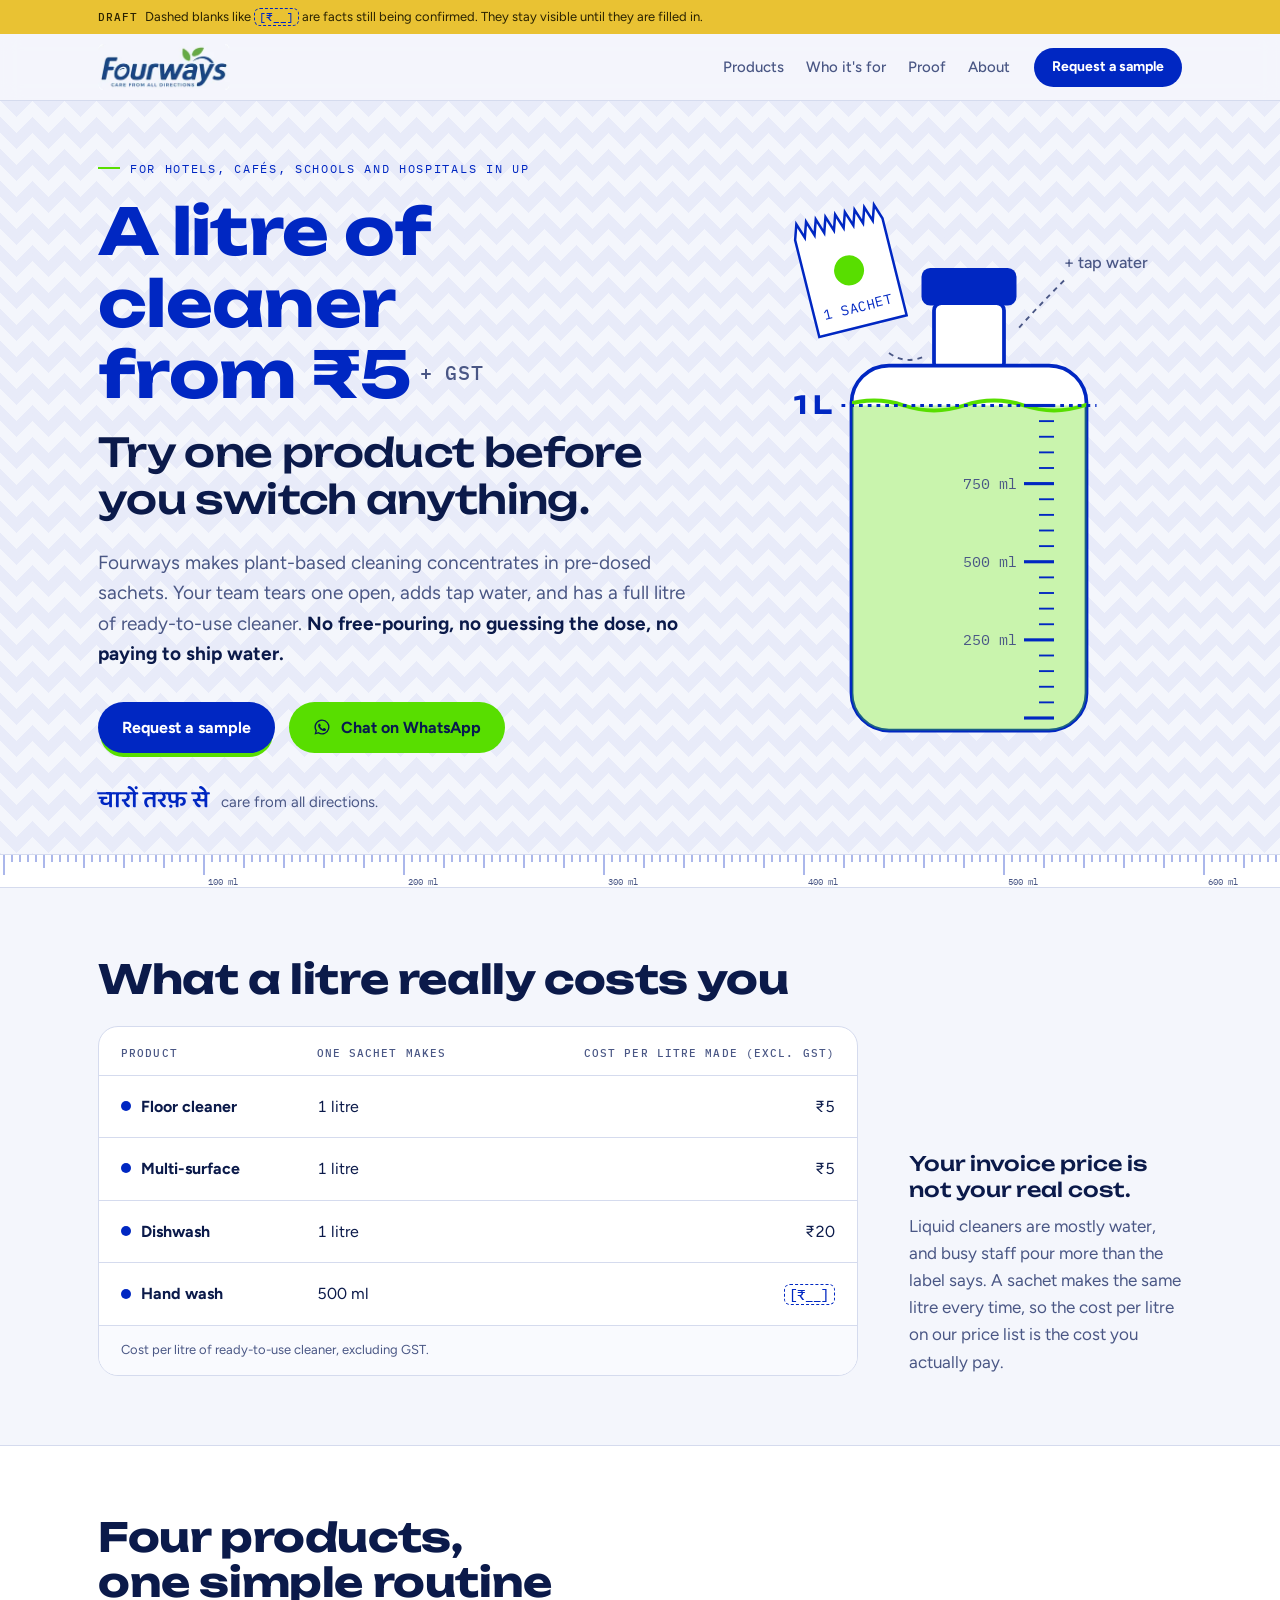
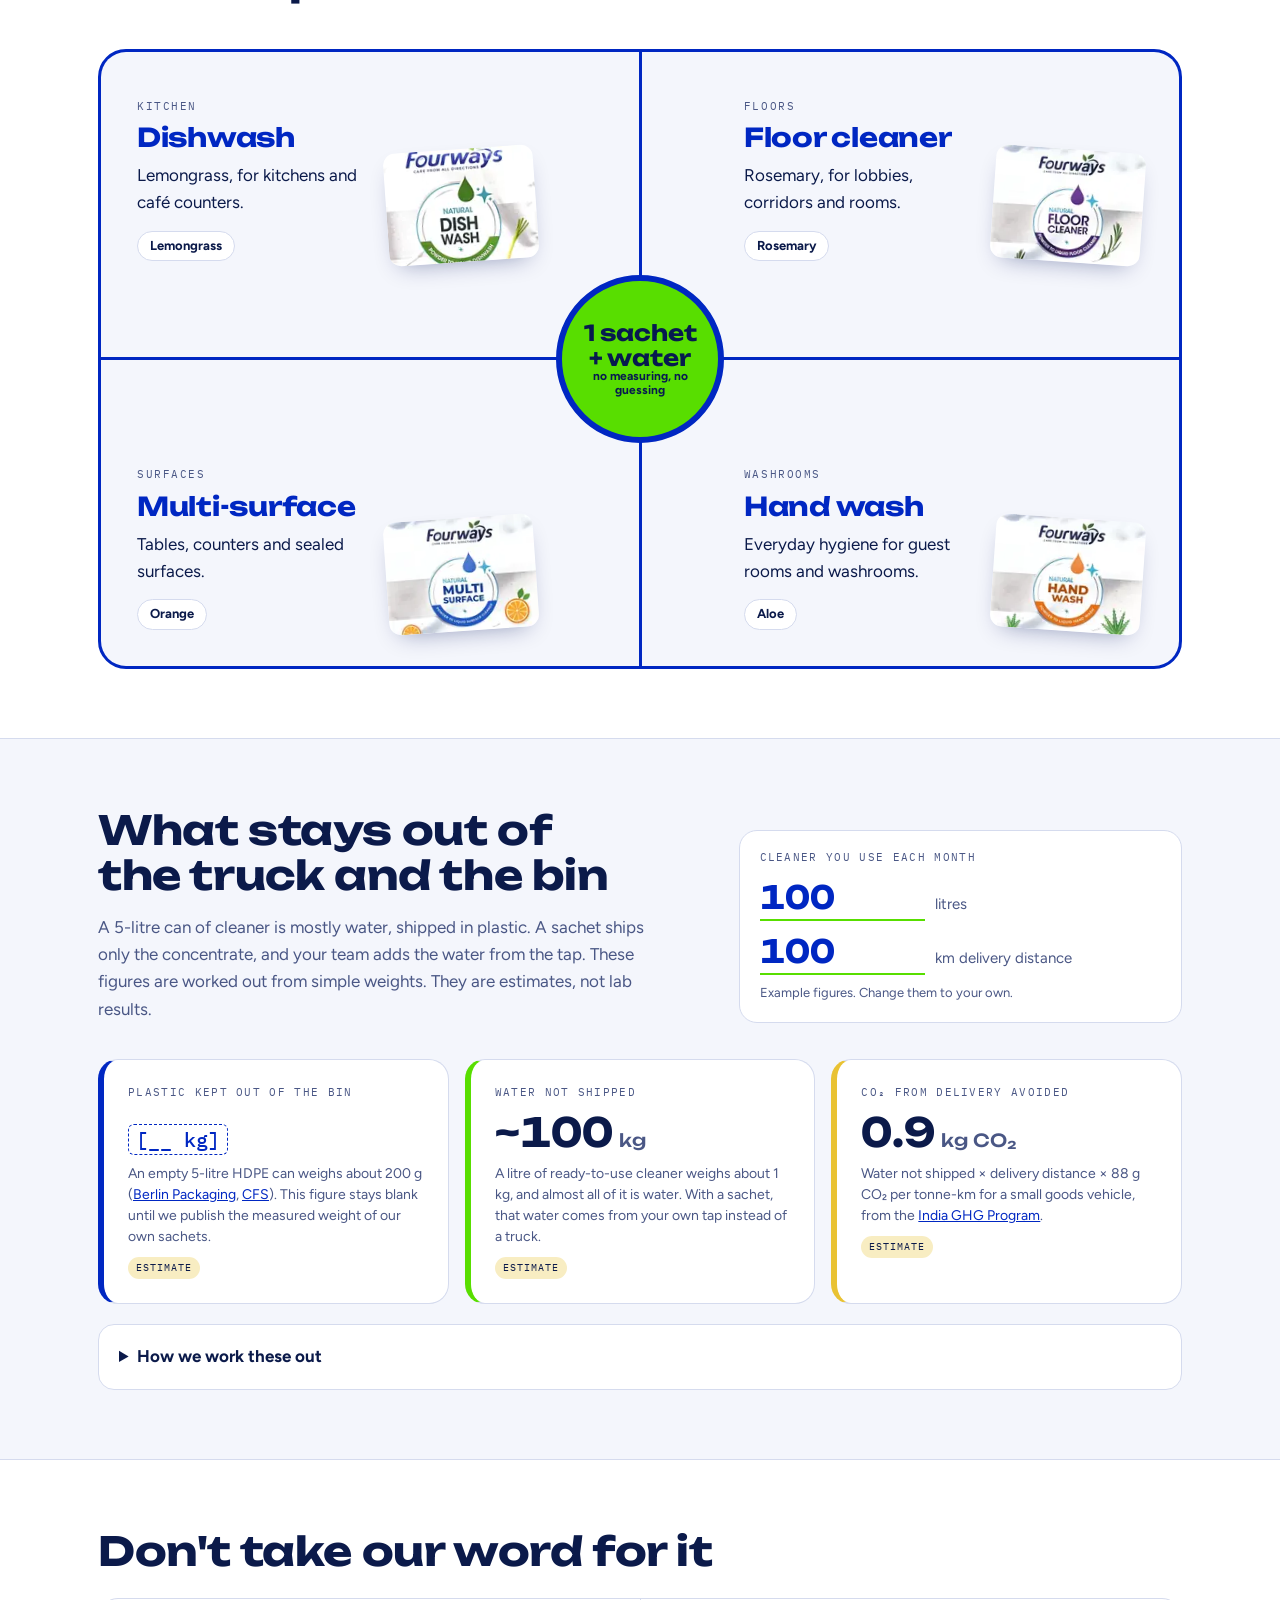
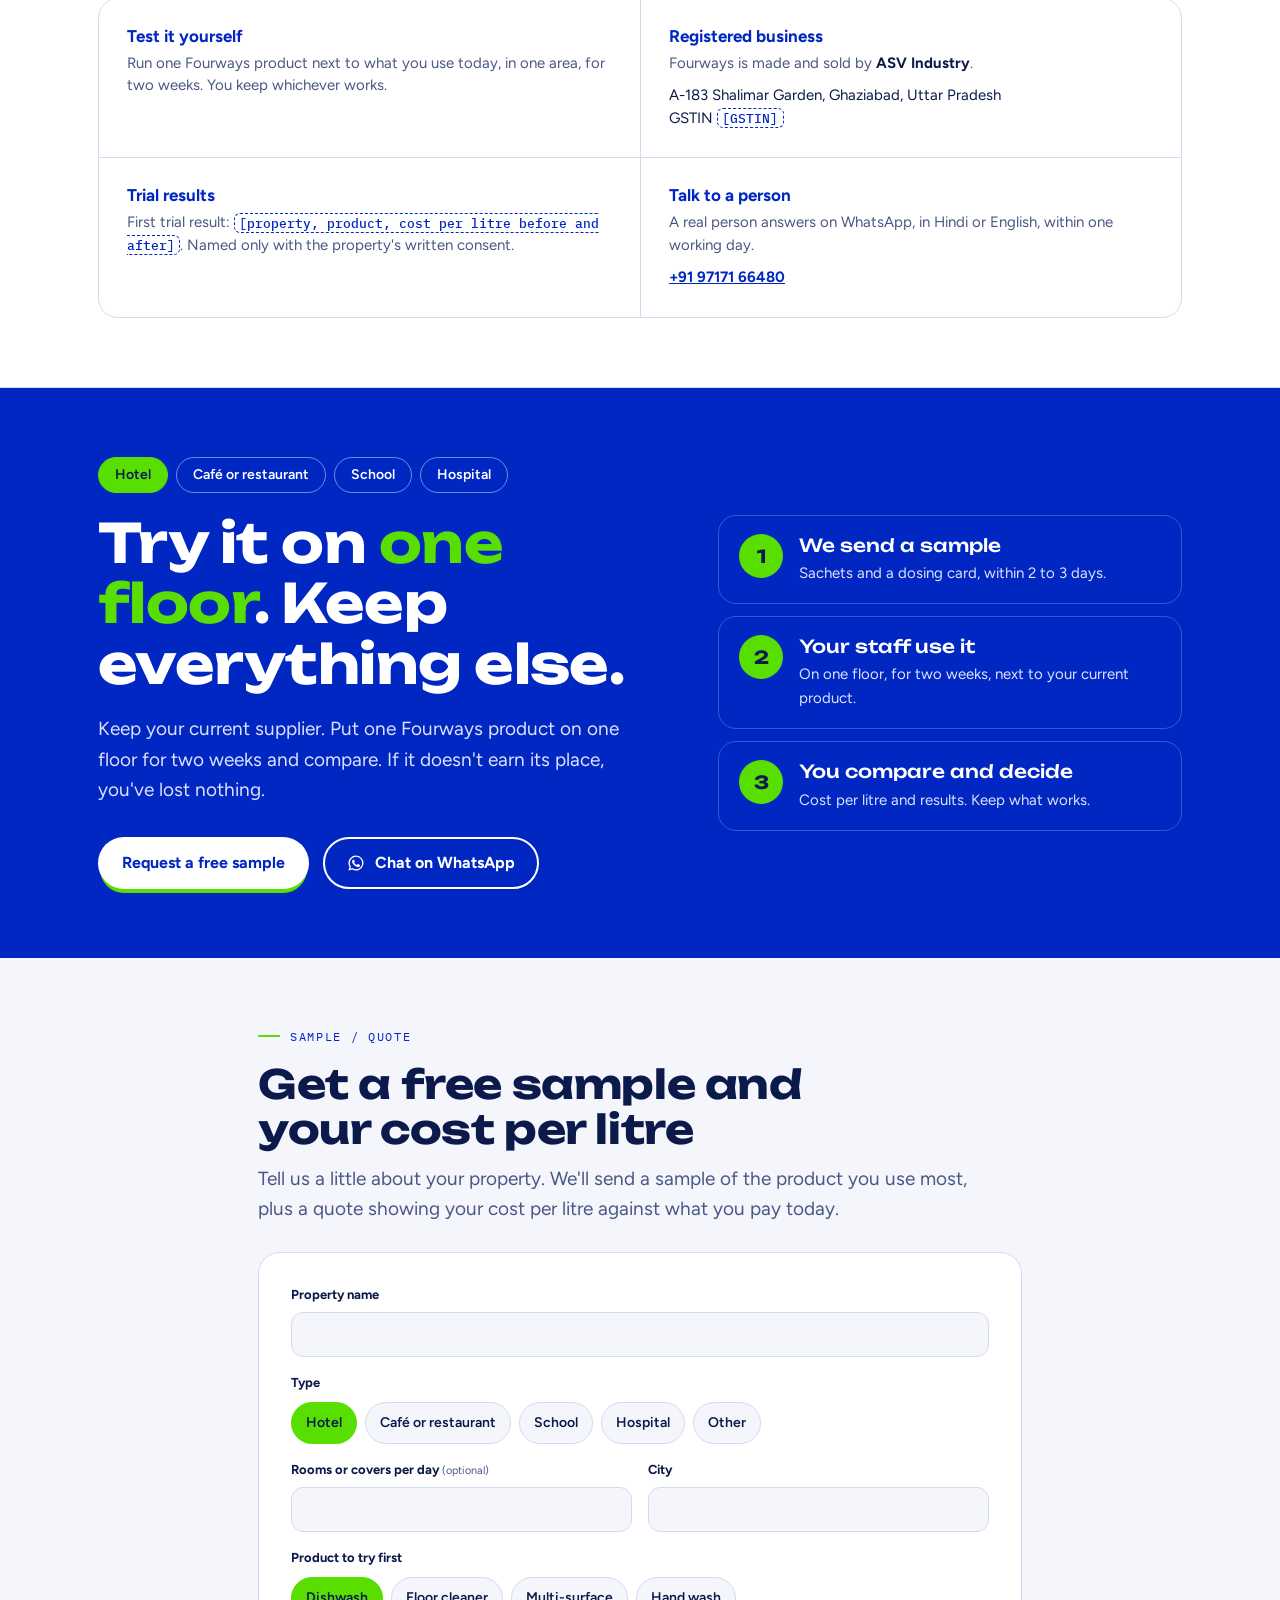
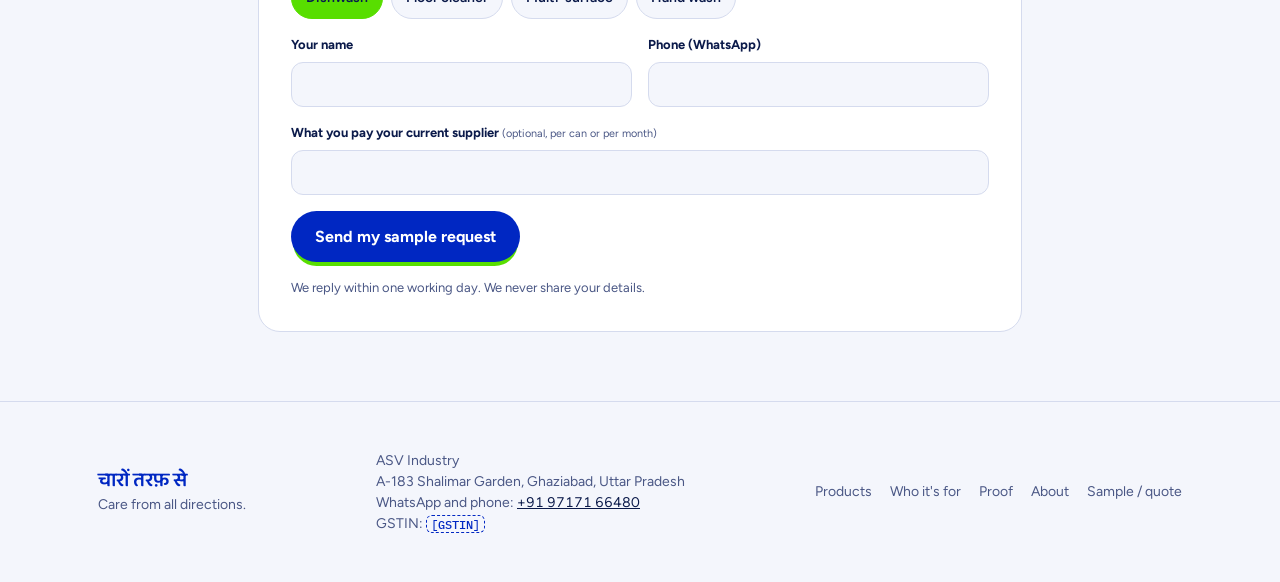
<file: index.html>
<!doctype html>
<html lang="en-IN">
<head>
<meta charset="utf-8">
<meta name="viewport" content="width=device-width,initial-scale=1,viewport-fit=cover">
<title>Fourways: a litre of cleaner from ₹5 + GST</title>
<meta name="description" content="Plant-based cleaning concentrates in pre-dosed sachets for hotels, cafés, schools and hospitals in UP. Tear one open, add tap water, get a litre. Request a free sample.">
<meta name="color-scheme" content="only light">
<meta name="theme-color" content="#F4F6FC">
<link rel="icon" href="img/logo.png">
<link rel="preconnect" href="https://fonts.googleapis.com">
<link rel="preconnect" href="https://fonts.gstatic.com" crossorigin>
<link rel="stylesheet" href="https://fonts.googleapis.com/css2?family=Unbounded:wght@500;700&family=Figtree:ital,wght@0,400;0,500;0,700;1,400&family=IBM+Plex+Mono:wght@400;500&display=swap" media="print" onload="this.media='all'">
<link rel="stylesheet" href="https://fonts.googleapis.com/css2?family=Baloo+2:wght@600&display=swap&text=%E0%A4%9A%E0%A4%BE%E0%A4%B0%E0%A5%8B%E0%A4%82%20%E0%A4%A4%E0%A4%B0%E0%A4%AB%E0%A4%BC%20%E0%A4%B8%E0%A5%87" media="print" onload="this.media='all'">
<noscript><link rel="stylesheet" href="https://fonts.googleapis.com/css2?family=Unbounded:wght@500;700&family=Figtree:ital,wght@0,400;0,500;0,700;1,400&family=IBM+Plex+Mono:wght@400;500&display=swap"><link rel="stylesheet" href="https://fonts.googleapis.com/css2?family=Baloo+2:wght@600&display=swap&text=%E0%A4%9A%E0%A4%BE%E0%A4%B0%E0%A5%8B%E0%A4%82%20%E0%A4%A4%E0%A4%B0%E0%A4%AB%E0%A4%BC%20%E0%A4%B8%E0%A5%87"></noscript>
<link rel="stylesheet" href="css/site.css">
</head>
<body>
<a class="skip" href="#main">Skip to content</a>
<div class="draft" role="note"><div class="wrap"><b>Draft</b><span>Dashed blanks like <span class="blank">[₹__]</span> are facts still being confirmed. They stay visible until they are filled in.</span></div></div>
<header class="site"><div class="wrap">
  <a href="index.html" aria-label="Fourways home"><picture><source srcset="img/logo.webp" type="image/webp"><img class="logo" src="img/logo.png" width="132" height="46" alt="Fourways"></picture></a>
  <nav class="main" aria-label="Main"><a href="products.html">Products</a><a href="who-its-for.html">Who it's for</a><a href="proof.html">Proof</a><a href="about.html">About</a></nav>
  <a class="btn btn-navy sm" href="sample.html">Request a sample</a>
</div></header>
<main id="main">
<section class="hero" aria-labelledby="h1">
  <div class="wrap">
    <div>
      <p class="eyebrow">For hotels, cafés, schools and hospitals in UP</p>
      <h1 id="h1"><span class="l1">A litre of cleaner from ₹5<span class="tax">+ GST</span></span><span class="l2">Try one product before you switch anything.</span></h1>
      <p class="sub">Fourways makes plant-based cleaning concentrates in pre-dosed sachets. Your team tears one open, adds tap water, and has a full litre of ready-to-use cleaner. <strong>No free-pouring, no guessing the dose, no paying to ship water.</strong></p>
      <p class="sub sub-m">Tear a sachet, add tap water, get a litre.</p>
      <div class="cta-row">
        <a class="btn btn-navy" href="#sample">Request a sample</a>
        <a class="btn btn-green" href="https://wa.me/919717166480?text=Hello%20Fourways%2C%20I%27d%20like%20a%20free%20sample." target="_blank" rel="noopener"><svg class="wa" viewBox="0 0 24 24" aria-hidden="true"><path fill="currentColor" d="M12 2a10 10 0 0 0-8.6 15.1L2 22l5-1.3A10 10 0 1 0 12 2Zm0 18.2a8.2 8.2 0 0 1-4.2-1.2l-.3-.2-3 .8.8-2.9-.2-.3A8.2 8.2 0 1 1 12 20.2Zm4.5-6.1c-.2-.1-1.5-.7-1.7-.8s-.4-.1-.6.1-.7.8-.8 1-.3.2-.5.1a6.7 6.7 0 0 1-3.3-2.9c-.3-.4.3-.4.7-1.3a.5.5 0 0 0 0-.4l-.8-1.8c-.2-.5-.4-.4-.6-.4h-.5a1 1 0 0 0-.7.3 2.9 2.9 0 0 0-.9 2.2 5 5 0 0 0 1.1 2.7 11.4 11.4 0 0 0 4.4 3.9c1.6.7 2.3.8 3.1.6a2.6 2.6 0 0 0 1.7-1.2 2.1 2.1 0 0 0 .2-1.2c-.1-.1-.3-.2-.5-.3Z"/></svg>Chat on WhatsApp</a>
      </div>
      <p class="slogan"><span class="hi" lang="hi">चारों तरफ़ से</span><span>care from all directions.</span></p>
    </div>
    <div class="litre" aria-hidden="true">
      <svg viewBox="0 0 320 430">
        <defs><clipPath id="body"><rect x="66" y="118" width="188" height="292" rx="30"/></clipPath></defs>
        <g transform="translate(18 6) rotate(-14)">
          <path class="sachet" d="M0 12 L4 0 L8 12 L12 0 L16 12 L20 0 L24 12 L28 0 L32 12 L36 0 L40 12 L44 0 L48 12 L52 0 L56 12 L60 0 L64 12 L68 0 L72 12 L72 92 L0 92 Z"/>
          <circle cx="36" cy="46" r="12" fill="#58DE00"/>
          <text class="sachet-t" x="36" y="80" text-anchor="middle">1 SACHET</text>
        </g>
        <path class="arrow" d="M96 108 q14 10 30 2"/>
        <text class="note" x="236" y="40">+ tap water</text>
        <path class="arrow" d="M236 50 q-20 20 -38 40"/>
        <rect class="cap" x="122" y="40" width="76" height="30" rx="7"/>
        <rect class="glass" x="132" y="68" width="56" height="54" rx="6"/>
        <rect class="glass" x="66" y="118" width="188" height="292" rx="30"/>
        <g clip-path="url(#body)"><g class="fill-anim">
          <rect class="liquid" x="60" y="150" width="200" height="270"/>
          <path class="surface" d="M60 150 q24 -8 48 0 t48 0 t48 0 t48 0 t48 0"/>
        </g></g>
        <g id="grad"></g>
        <text class="lab one" x="20" y="157">1 L</text>
      </svg>
    </div>
  </div>
</section>
<div class="ruler" aria-hidden="true"><svg></svg></div>

<section class="cost" aria-labelledby="h-cost">
  <div class="wrap">
    <h2 id="h-cost">What a litre really costs you</h2>
    <div class="cost-grid"><div class="table-box">
      <table>
        <thead><tr><th scope="col">Product</th><th scope="col">One sachet makes</th><th scope="col">Cost per litre made (excl. GST)</th></tr></thead>
        <tbody>
          <tr><td><span class="dot" style="--c:var(--navy)"></span>Floor cleaner</td><td>1 litre</td><td>₹5</td></tr>
          <tr><td><span class="dot" style="--c:var(--navy)"></span>Multi-surface</td><td>1 litre</td><td>₹5</td></tr>
          <tr><td><span class="dot" style="--c:var(--navy)"></span>Dishwash</td><td>1 litre</td><td>₹20</td></tr>
          <tr><td><span class="dot" style="--c:var(--navy)"></span>Hand wash</td><td>500 ml</td><td><span class="blank">[₹__]</span></td></tr>
        </tbody>
      </table>
      <div class="table-foot">Cost per litre of ready-to-use cleaner, excluding GST.</div>
    </div>
    <p class="cost-note cn-short">Liquid cleaners are mostly water and get over-poured. A sachet makes the same litre every time.</p>
    <p class="cost-note cn-long"><b>Your invoice price is not your real cost.</b> Liquid cleaners are mostly water, and busy staff pour more than the label says. A sachet makes the same litre every time, so the cost per litre on our price list is the cost you actually pay.</p>
    </div>
  </div>
</section>

<section class="products" aria-labelledby="h-prod">
  <div class="wrap">
    <div class="sec-head"><h2 id="h-prod">Four products, one simple routine</h2></div>
    <div class="quad">
      <article class="q">
        <div><p class="dir">Kitchen</p><h3>Dishwash</h3><p>Lemongrass, for kitchens and café counters.</p><span class="scent">Lemongrass</span></div>
        <picture><source type="image/webp" srcset="img/dishwash-160.webp 160w, img/dishwash-320.webp 320w" sizes="150px"><img src="img/dishwash-320.jpg" width="150" height="113" loading="lazy" decoding="async" alt="Fourways Natural Dish Wash sachet, powder to liquid"></picture>
      </article>
      <article class="q">
        <div><p class="dir">Floors</p><h3>Floor cleaner</h3><p>Rosemary, for lobbies, corridors and rooms.</p><span class="scent">Rosemary</span></div>
        <picture><source type="image/webp" srcset="img/floor-160.webp 160w, img/floor-320.webp 320w" sizes="150px"><img src="img/floor-320.jpg" width="150" height="113" loading="lazy" decoding="async" alt="Fourways Natural Floor Cleaner sachet, powder to liquid"></picture>
      </article>
      <div class="hub"><b>1 sachet<br>+ water</b><span>no measuring, no guessing</span></div>
      <article class="q">
        <div><p class="dir">Surfaces</p><h3>Multi-surface</h3><p>Tables, counters and sealed surfaces.</p><span class="scent">Orange</span></div>
        <picture><source type="image/webp" srcset="img/multi-surface-160.webp 160w, img/multi-surface-320.webp 320w" sizes="150px"><img src="img/multi-surface-320.jpg" width="150" height="113" loading="lazy" decoding="async" alt="Fourways Natural Multi Surface sachet, powder to liquid"></picture>
      </article>
      <article class="q">
        <div><p class="dir">Washrooms</p><h3>Hand wash</h3><p>Everyday hygiene for guest rooms and washrooms.</p><span class="scent">Aloe</span></div>
        <picture><source type="image/webp" srcset="img/hand-wash-160.webp 160w, img/hand-wash-320.webp 320w" sizes="150px"><img src="img/hand-wash-320.jpg" width="150" height="113" loading="lazy" decoding="async" alt="Fourways Natural Hand Wash sachet, powder to liquid"></picture>
      </article>
    </div>
  </div>
</section>

<section class="impact" aria-labelledby="h-impact">
  <div class="wrap">
    <div class="top">
      <div class="sec-head">
        <h2 id="h-impact">What stays out of the truck and the bin</h2>
        <p>A 5-litre can of cleaner is mostly water, shipped in plastic. A sachet ships only the concentrate, and your team adds the water from the tap. These figures are worked out from simple weights. They are estimates, not lab results.</p>
      </div>
      <div class="use">
        <label for="litres">Cleaner you use each month</label>
        <div class="row"><input id="litres" type="number" inputmode="numeric" min="0" step="10" value="100"><span>litres</span></div>
        <div class="row"><input id="km" type="number" inputmode="numeric" min="0" step="10" value="100" aria-label="Delivery distance in km"><span>km delivery distance</span></div>
        <small>Example figures. Change them to your own.</small>
      </div>
    </div>
    <div class="tiles">
      <div class="tile" style="--c:var(--navy)">
        <span class="k">Plastic kept out of the bin</span>
        <span class="v" id="out-plastic"><span class="blank">[__ kg]</span></span>
        <p>An empty 5-litre HDPE can weighs about 200 g (<a href="https://berlinpackaging.eu/en-international/products/hdpe-jerrycan-h-409-5-l-with-din-45-neck-finish" rel="noopener">Berlin Packaging</a>, <a href="https://www.cfsnet.co.uk/s-ejcbla-005/jerrycan-hdpe-black-38mm-with-wadded-cap-5-ltr/" rel="noopener">CFS</a>). This figure stays blank until we publish the measured weight of our own sachets.</p>
        <span class="est">Estimate</span>
      </div>
      <div class="tile" style="--c:var(--green)">
        <span class="k">Water not shipped</span>
        <span class="v" id="out-water">~100<span class="u">kg</span></span>
        <p>A litre of ready-to-use cleaner weighs about 1 kg, and almost all of it is water. With a sachet, that water comes from your own tap instead of a truck.</p>
        <span class="est">Estimate</span>
      </div>
      <div class="tile" style="--c:var(--lemongrass)">
        <span class="k">CO&#8322; from delivery avoided</span>
        <span class="v" id="out-co2">0.9<span class="u">kg CO&#8322;</span></span>
        <p>Water not shipped &times; delivery distance &times; 88 g CO&#8322; per tonne-km for a small goods vehicle, from the <a href="https://indiaghgp.org/sites/default/files/Road%20Transport%20Technical%20Paper.pdf" rel="noopener">India GHG Program</a>.</p>
        <span class="est">Estimate</span>
      </div>
    </div>
    <details class="how">
      <summary>How we work these out</summary>
      <ol>
        <li><b>Plastic:</b> (litres &divide; 5) &times; (200 g for an empty 5-litre HDPE can &minus; the weight of 5 empty sachets). The can weight is the 200 g listed by two packaging suppliers. The sachet weight is left blank until we measure it.</li>
        <li><b>Water:</b> litres &times; about 1 kg. The concentrate is left out, because it ships either way.</li>
        <li><b>CO&#8322;:</b> water not shipped, in tonnes, &times; delivery distance in km &times; 0.0877 kg CO&#8322; per tonne-km. That factor is the India GHG Program's 0.307 kg CO&#8322; per km for a light goods vehicle under 3.5 tonnes, divided by its 3.5-tonne capacity. It covers delivery only, not making the product.</li>
        <li>Hand wash sachets make 500 ml, so every figure assumes 1-litre sachets (dishwash, floor cleaner, multi-surface).</li>
      </ol>
    </details>
  </div>
</section>

<section class="proof band" aria-labelledby="h-proof">
  <div class="wrap">
    <h2 id="h-proof">Don't take our word for it</h2>
    <div class="pgrid">
      <div class="pitem"><h3>Test it yourself</h3><p>Run one Fourways product next to what you use today, in one area, for two weeks. You keep whichever works.</p></div>
      <div class="pitem"><h3>Registered business</h3><p>Fourways is made and sold by <b>ASV Industry</b>.</p><p class="pmeta">A-183 Shalimar Garden, Ghaziabad, Uttar Pradesh<br>GSTIN <span class="blank">[GSTIN]</span></p></div>
      <div class="pitem"><h3>Trial results</h3><p>First trial result: <span class="blank">[property, product, cost per litre before and after]</span>. Named only with the property's written consent.</p></div>
      <div class="pitem"><h3>Talk to a person</h3><p>A real person answers on WhatsApp, in Hindi or English, within one working day.</p><p class="pmeta"><a href="https://wa.me/919717166480?text=Hello%20Fourways%2C%20I%27d%20like%20a%20free%20sample." target="_blank" rel="noopener">+91 97171 66480</a></p></div>
    </div>
  </div>
</section>

<section class="start" aria-labelledby="h-start">
  <div class="wrap">
    <div>
      <div class="seg" role="radiogroup" aria-label="Your property"><button type="button" role="radio" aria-checked="true" data-k="hotel">Hotel</button><button type="button" role="radio" aria-checked="false" data-k="cafe">Café or restaurant</button><button type="button" role="radio" aria-checked="false" data-k="school">School</button><button type="button" role="radio" aria-checked="false" data-k="hospital">Hospital</button></div>
      <h2 id="h-start">Try it on <em data-area>one floor</em>. Keep everything else.</h2>
      <p>Keep your current supplier. Put one Fourways product on <span data-where>one floor</span> for two weeks and compare. If it doesn't earn its place, you've lost nothing.</p>
      <p class="note-sm" id="hosp-note" hidden>Wards and clinical areas stay with your current supplier.</p>
      <div class="cta-row">
        <a class="btn btn-navy" href="#sample">Request a free sample</a>
        <a class="btn btn-line" href="https://wa.me/919717166480?text=Hello%20Fourways%2C%20I%27d%20like%20a%20free%20sample." target="_blank" rel="noopener"><svg class="wa" viewBox="0 0 24 24" aria-hidden="true"><path fill="currentColor" d="M12 2a10 10 0 0 0-8.6 15.1L2 22l5-1.3A10 10 0 1 0 12 2Zm0 18.2a8.2 8.2 0 0 1-4.2-1.2l-.3-.2-3 .8.8-2.9-.2-.3A8.2 8.2 0 1 1 12 20.2Zm4.5-6.1c-.2-.1-1.5-.7-1.7-.8s-.4-.1-.6.1-.7.8-.8 1-.3.2-.5.1a6.7 6.7 0 0 1-3.3-2.9c-.3-.4.3-.4.7-1.3a.5.5 0 0 0 0-.4l-.8-1.8c-.2-.5-.4-.4-.6-.4h-.5a1 1 0 0 0-.7.3 2.9 2.9 0 0 0-.9 2.2 5 5 0 0 0 1.1 2.7 11.4 11.4 0 0 0 4.4 3.9c1.6.7 2.3.8 3.1.6a2.6 2.6 0 0 0 1.7-1.2 2.1 2.1 0 0 0 .2-1.2c-.1-.1-.3-.2-.5-.3Z"/></svg>Chat on WhatsApp</a>
      </div>
    </div>
    <ol class="steps" aria-label="How the trial works">
      <li><b>We send a sample</b><span>Sachets and a dosing card, within 2 to 3 days.</span></li>
      <li><b>Your staff use it</b><span>On <span data-where>one floor</span>, for two weeks, next to your current product.</span></li>
      <li><b>You compare and decide</b><span>Cost per litre and results. Keep what works.</span></li>
    </ol>
  </div>
</section>

<section class="sample" id="sample" aria-labelledby="h-sample">
  <div class="wrap">
    <p class="eyebrow">Sample / quote</p>
    <h2 id="h-sample" style="margin-top:16px">Get a free sample and your cost per litre</h2>
    <p class="lead" style="margin-top:12px">Tell us a little about your property. We'll send a sample of the product you use most, plus a quote showing your cost per litre against what you pay today.</p>
    <form class="req" id="req" novalidate>
  <div class="f full"><label for="r-prop">Property name</label><input id="r-prop" name="prop" required autocomplete="organization"></div>
  <fieldset class="f full chips"><legend>Type</legend>
    <label><input type="radio" name="type" value="Hotel" checked><span>Hotel</span></label>
    <label><input type="radio" name="type" value="Café or restaurant"><span>Café or restaurant</span></label>
    <label><input type="radio" name="type" value="School"><span>School</span></label>
    <label><input type="radio" name="type" value="Hospital"><span>Hospital</span></label>
    <label><input type="radio" name="type" value="Other"><span>Other</span></label>
  </fieldset>
  <div class="f"><label for="r-size">Rooms or covers per day <small>(optional)</small></label><input id="r-size" name="size" inputmode="numeric"></div>
  <div class="f"><label for="r-city">City</label><input id="r-city" name="city" required autocomplete="address-level2"></div>
  <fieldset class="f full chips"><legend>Product to try first</legend>
    <label><input type="radio" name="prod" value="Dishwash" checked><span>Dishwash</span></label>
    <label><input type="radio" name="prod" value="Floor cleaner"><span>Floor cleaner</span></label>
    <label><input type="radio" name="prod" value="Multi-surface"><span>Multi-surface</span></label>
    <label><input type="radio" name="prod" value="Hand wash"><span>Hand wash</span></label>
  </fieldset>
  <div class="f"><label for="r-name">Your name</label><input id="r-name" name="name" required autocomplete="name"></div>
  <div class="f"><label for="r-phone">Phone (WhatsApp)</label><input id="r-phone" name="phone" type="tel" required pattern="[0-9+ \-]{10,15}" autocomplete="tel"></div>
  <div class="f full"><label for="r-pay">What you pay your current supplier <small>(optional, per can or per month)</small></label><input id="r-pay" name="pay"></div>
  <div class="actions"><button class="btn btn-navy" type="submit">Send my sample request</button></div>
  <p class="note" id="r-msg">We reply within one working day. We never share your details.</p>
</form>

  </div>
</section>

</main>
<footer><div class="wrap">
  <div><span class="hi" lang="hi">चारों तरफ़ से</span><br>Care from all directions.</div>
  <address>ASV Industry<br>A-183 Shalimar Garden, Ghaziabad, Uttar Pradesh<br>WhatsApp and phone: <a class="tel" href="https://wa.me/919717166480?text=Hello%20Fourways%2C%20I%27d%20like%20a%20free%20sample." target="_blank" rel="noopener">+91 97171 66480</a><br>GSTIN: <span class="blank">[GSTIN]</span></address>
  <nav aria-label="Footer"><a href="products.html">Products</a><a href="who-its-for.html">Who it's for</a><a href="proof.html">Proof</a><a href="about.html">About</a><a href="sample.html">Sample / quote</a></nav>
</div></footer>
<script src="js/site.js" defer></script>
</body>
</html>
</file>
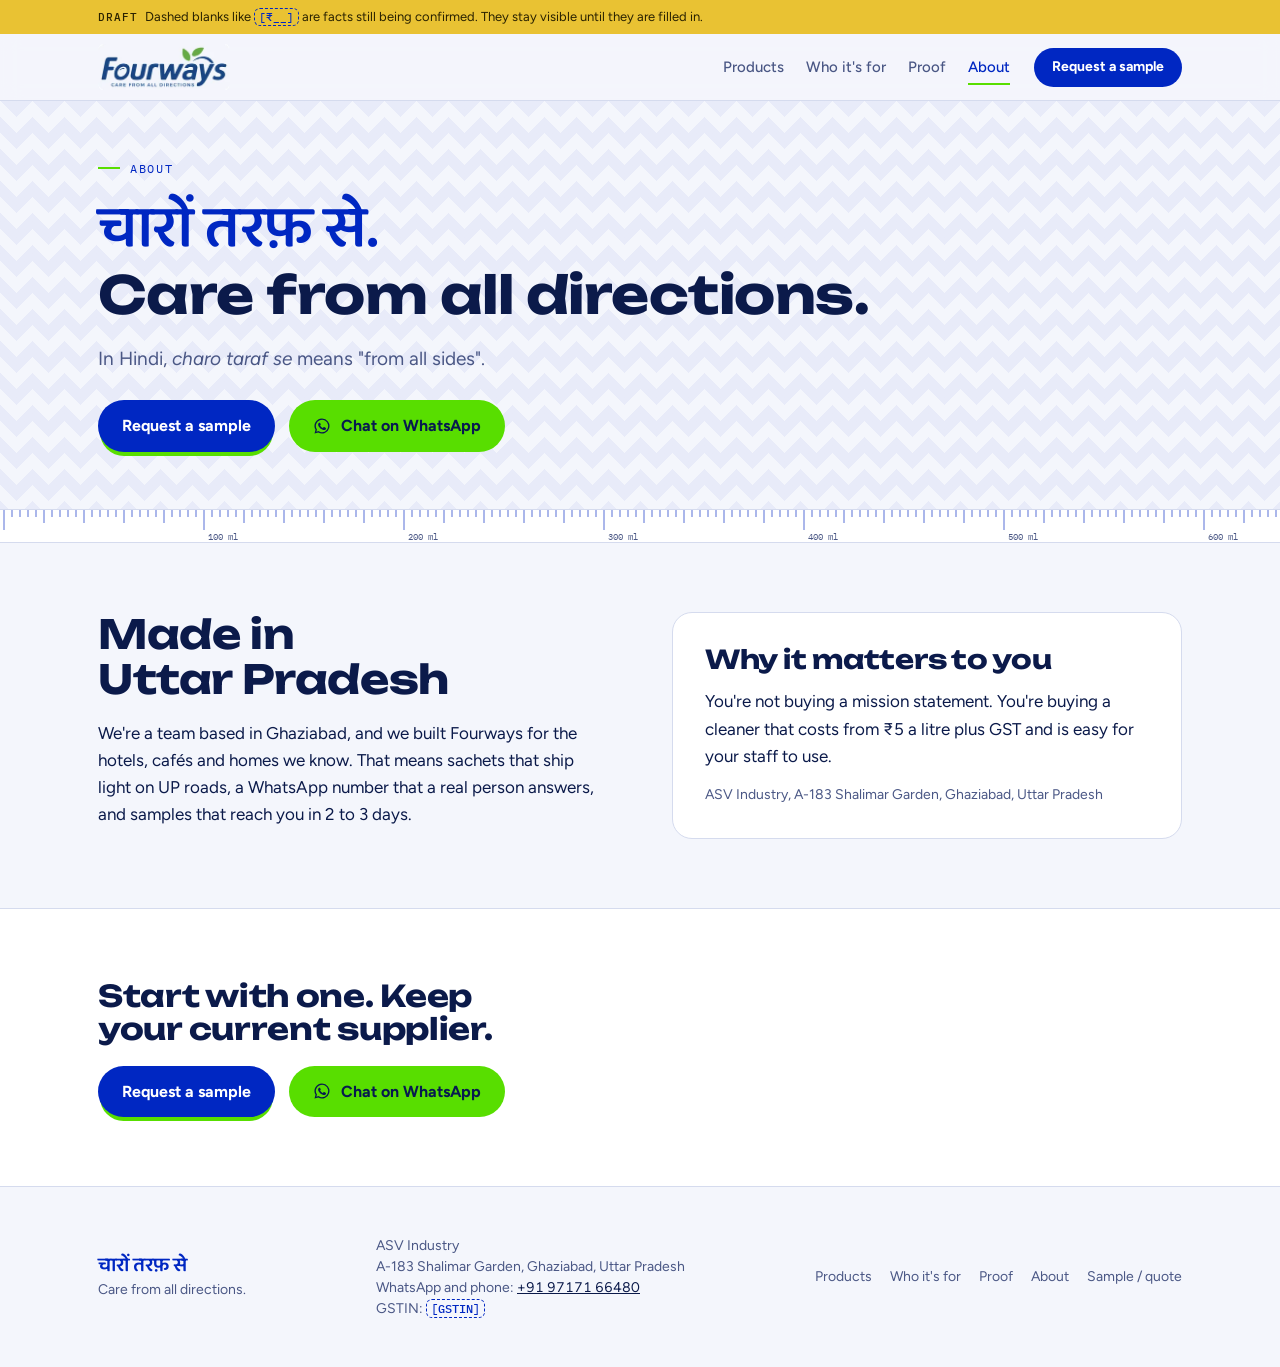
<file: about.html>
<!doctype html>
<html lang="en-IN">
<head>
<meta charset="utf-8">
<meta name="viewport" content="width=device-width,initial-scale=1,viewport-fit=cover">
<title>About Fourways: चारों तरफ़ से, care from all directions</title>
<meta name="description" content="Fourways is made by ASV Industry in Ghaziabad, for the hotels, cafés and homes we know in Uttar Pradesh.">
<meta name="color-scheme" content="only light">
<meta name="theme-color" content="#F4F6FC">
<link rel="icon" href="img/logo.png">
<link rel="preconnect" href="https://fonts.googleapis.com">
<link rel="preconnect" href="https://fonts.gstatic.com" crossorigin>
<link rel="stylesheet" href="https://fonts.googleapis.com/css2?family=Unbounded:wght@500;700&family=Figtree:ital,wght@0,400;0,500;0,700;1,400&family=IBM+Plex+Mono:wght@400;500&display=swap" media="print" onload="this.media='all'">
<link rel="stylesheet" href="https://fonts.googleapis.com/css2?family=Baloo+2:wght@600&display=swap&text=%E0%A4%9A%E0%A4%BE%E0%A4%B0%E0%A5%8B%E0%A4%82%20%E0%A4%A4%E0%A4%B0%E0%A4%AB%E0%A4%BC%20%E0%A4%B8%E0%A5%87" media="print" onload="this.media='all'">
<noscript><link rel="stylesheet" href="https://fonts.googleapis.com/css2?family=Unbounded:wght@500;700&family=Figtree:ital,wght@0,400;0,500;0,700;1,400&family=IBM+Plex+Mono:wght@400;500&display=swap"><link rel="stylesheet" href="https://fonts.googleapis.com/css2?family=Baloo+2:wght@600&display=swap&text=%E0%A4%9A%E0%A4%BE%E0%A4%B0%E0%A5%8B%E0%A4%82%20%E0%A4%A4%E0%A4%B0%E0%A4%AB%E0%A4%BC%20%E0%A4%B8%E0%A5%87"></noscript>
<link rel="stylesheet" href="css/site.css">
</head>
<body>
<a class="skip" href="#main">Skip to content</a>
<div class="draft" role="note"><div class="wrap"><b>Draft</b><span>Dashed blanks like <span class="blank">[₹__]</span> are facts still being confirmed. They stay visible until they are filled in.</span></div></div>
<header class="site"><div class="wrap">
  <a href="index.html" aria-label="Fourways home"><picture><source srcset="img/logo.webp" type="image/webp"><img class="logo" src="img/logo.png" width="132" height="46" alt="Fourways"></picture></a>
  <nav class="main" aria-label="Main"><a href="products.html">Products</a><a href="who-its-for.html">Who it's for</a><a href="proof.html">Proof</a><a href="about.html" aria-current="page">About</a></nav>
  <a class="btn btn-navy sm" href="sample.html">Request a sample</a>
</div></header>
<main id="main">
<section class="page-head" aria-labelledby="h1">
  <div class="wrap">
    <p class="eyebrow">About</p>
    <h1 id="h1"><span class="hi" lang="hi" style="font-size:1.15em;display:block">चारों तरफ़ से.</span>Care from all directions.</h1>
    <p class="lead">In Hindi, <i>charo taraf se</i> means "from all sides".</p>
    <div class="cta-row"><a class="btn btn-navy" href="sample.html">Request a sample</a><a class="btn btn-green" href="https://wa.me/919717166480?text=Hello%20Fourways%2C%20I%27d%20like%20to%20know%20more%20about%20you." target="_blank" rel="noopener"><svg class="wa" viewBox="0 0 24 24" aria-hidden="true"><path fill="currentColor" d="M12 2a10 10 0 0 0-8.6 15.1L2 22l5-1.3A10 10 0 1 0 12 2Zm0 18.2a8.2 8.2 0 0 1-4.2-1.2l-.3-.2-3 .8.8-2.9-.2-.3A8.2 8.2 0 1 1 12 20.2Zm4.5-6.1c-.2-.1-1.5-.7-1.7-.8s-.4-.1-.6.1-.7.8-.8 1-.3.2-.5.1a6.7 6.7 0 0 1-3.3-2.9c-.3-.4.3-.4.7-1.3a.5.5 0 0 0 0-.4l-.8-1.8c-.2-.5-.4-.4-.6-.4h-.5a1 1 0 0 0-.7.3 2.9 2.9 0 0 0-.9 2.2 5 5 0 0 0 1.1 2.7 11.4 11.4 0 0 0 4.4 3.9c1.6.7 2.3.8 3.1.6a2.6 2.6 0 0 0 1.7-1.2 2.1 2.1 0 0 0 .2-1.2c-.1-.1-.3-.2-.5-.3Z"/></svg>Chat on WhatsApp</a></div>
  </div>
</section>
<div class="ruler" aria-hidden="true"><svg></svg></div>
<section aria-labelledby="h-up">
  <div class="wrap split">
    <div class="prose">
      <h2 id="h-up">Made in Uttar Pradesh</h2>
      <p style="margin-top:18px">We're a team based in Ghaziabad, and we built Fourways for the hotels, cafés and homes we know. That means sachets that ship light on UP roads, a WhatsApp number that a real person answers, and samples that reach you in 2 to 3 days.</p>
    </div>
    <div class="card">
      <h2 id="h-why" style="font-size:clamp(20px,2.2vw,26px)">Why it matters to you</h2>
      <p style="margin-top:14px">You're not buying a mission statement. You're buying a cleaner that costs from ₹5 a litre plus GST and is easy for your staff to use.</p>
      <p class="muted" style="margin-top:14px;font-size:14px">ASV Industry, A-183 Shalimar Garden, Ghaziabad, Uttar Pradesh</p>
    </div>
  </div>
</section>

<section class="closing" aria-labelledby="h-close">
  <div class="wrap">
    <h2 id="h-close">Start with one. Keep your current supplier.</h2>
    <div class="cta-row">
      <a class="btn btn-navy" href="sample.html">Request a sample</a>
      <a class="btn btn-green" href="https://wa.me/919717166480?text=Hello%20Fourways%2C%20I%27d%20like%20to%20know%20more%20about%20you." target="_blank" rel="noopener"><svg class="wa" viewBox="0 0 24 24" aria-hidden="true"><path fill="currentColor" d="M12 2a10 10 0 0 0-8.6 15.1L2 22l5-1.3A10 10 0 1 0 12 2Zm0 18.2a8.2 8.2 0 0 1-4.2-1.2l-.3-.2-3 .8.8-2.9-.2-.3A8.2 8.2 0 1 1 12 20.2Zm4.5-6.1c-.2-.1-1.5-.7-1.7-.8s-.4-.1-.6.1-.7.8-.8 1-.3.2-.5.1a6.7 6.7 0 0 1-3.3-2.9c-.3-.4.3-.4.7-1.3a.5.5 0 0 0 0-.4l-.8-1.8c-.2-.5-.4-.4-.6-.4h-.5a1 1 0 0 0-.7.3 2.9 2.9 0 0 0-.9 2.2 5 5 0 0 0 1.1 2.7 11.4 11.4 0 0 0 4.4 3.9c1.6.7 2.3.8 3.1.6a2.6 2.6 0 0 0 1.7-1.2 2.1 2.1 0 0 0 .2-1.2c-.1-.1-.3-.2-.5-.3Z"/></svg>Chat on WhatsApp</a>
    </div>
  </div>
</section>

</main>
<footer><div class="wrap">
  <div><span class="hi" lang="hi">चारों तरफ़ से</span><br>Care from all directions.</div>
  <address>ASV Industry<br>A-183 Shalimar Garden, Ghaziabad, Uttar Pradesh<br>WhatsApp and phone: <a class="tel" href="https://wa.me/919717166480?text=Hello%20Fourways%2C%20I%27d%20like%20to%20know%20more%20about%20you." target="_blank" rel="noopener">+91 97171 66480</a><br>GSTIN: <span class="blank">[GSTIN]</span></address>
  <nav aria-label="Footer"><a href="products.html">Products</a><a href="who-its-for.html">Who it's for</a><a href="proof.html">Proof</a><a href="about.html">About</a><a href="sample.html">Sample / quote</a></nav>
</div></footer>
<script src="js/site.js" defer></script>
</body>
</html>
</file>
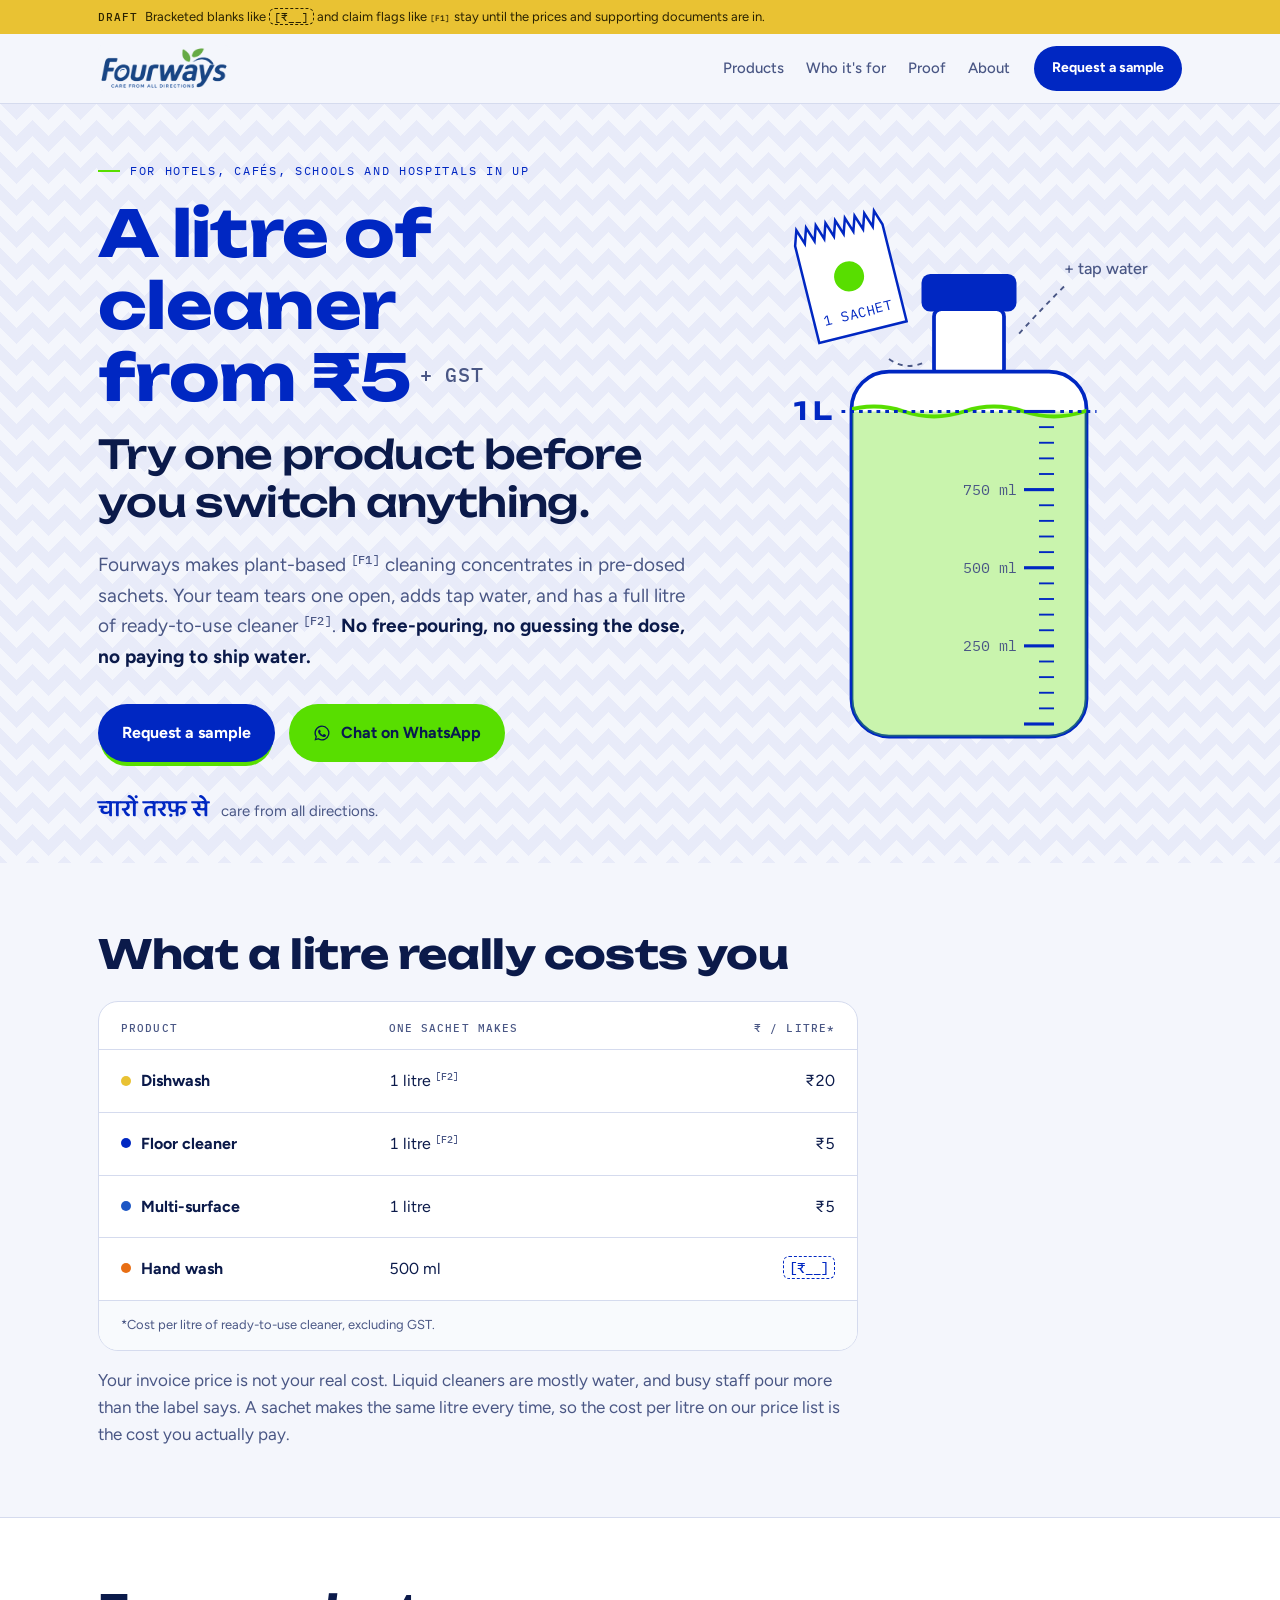
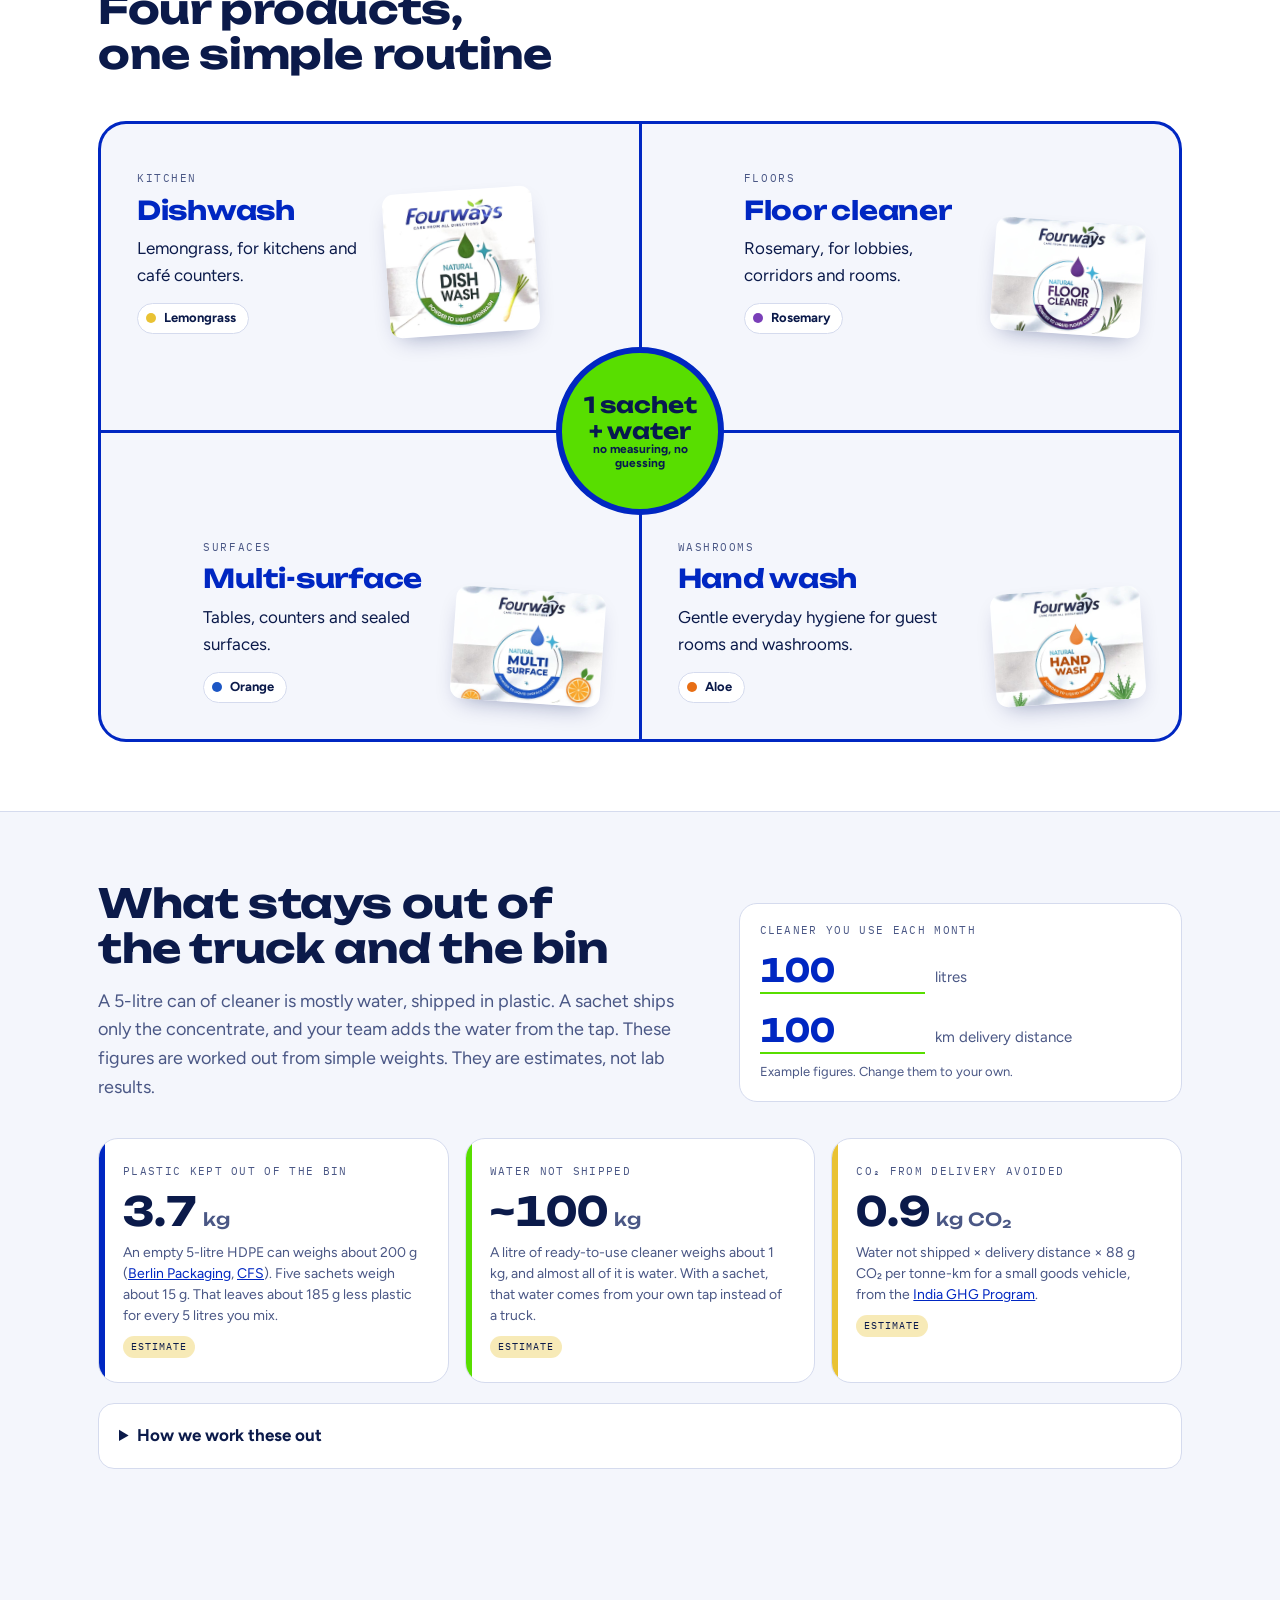
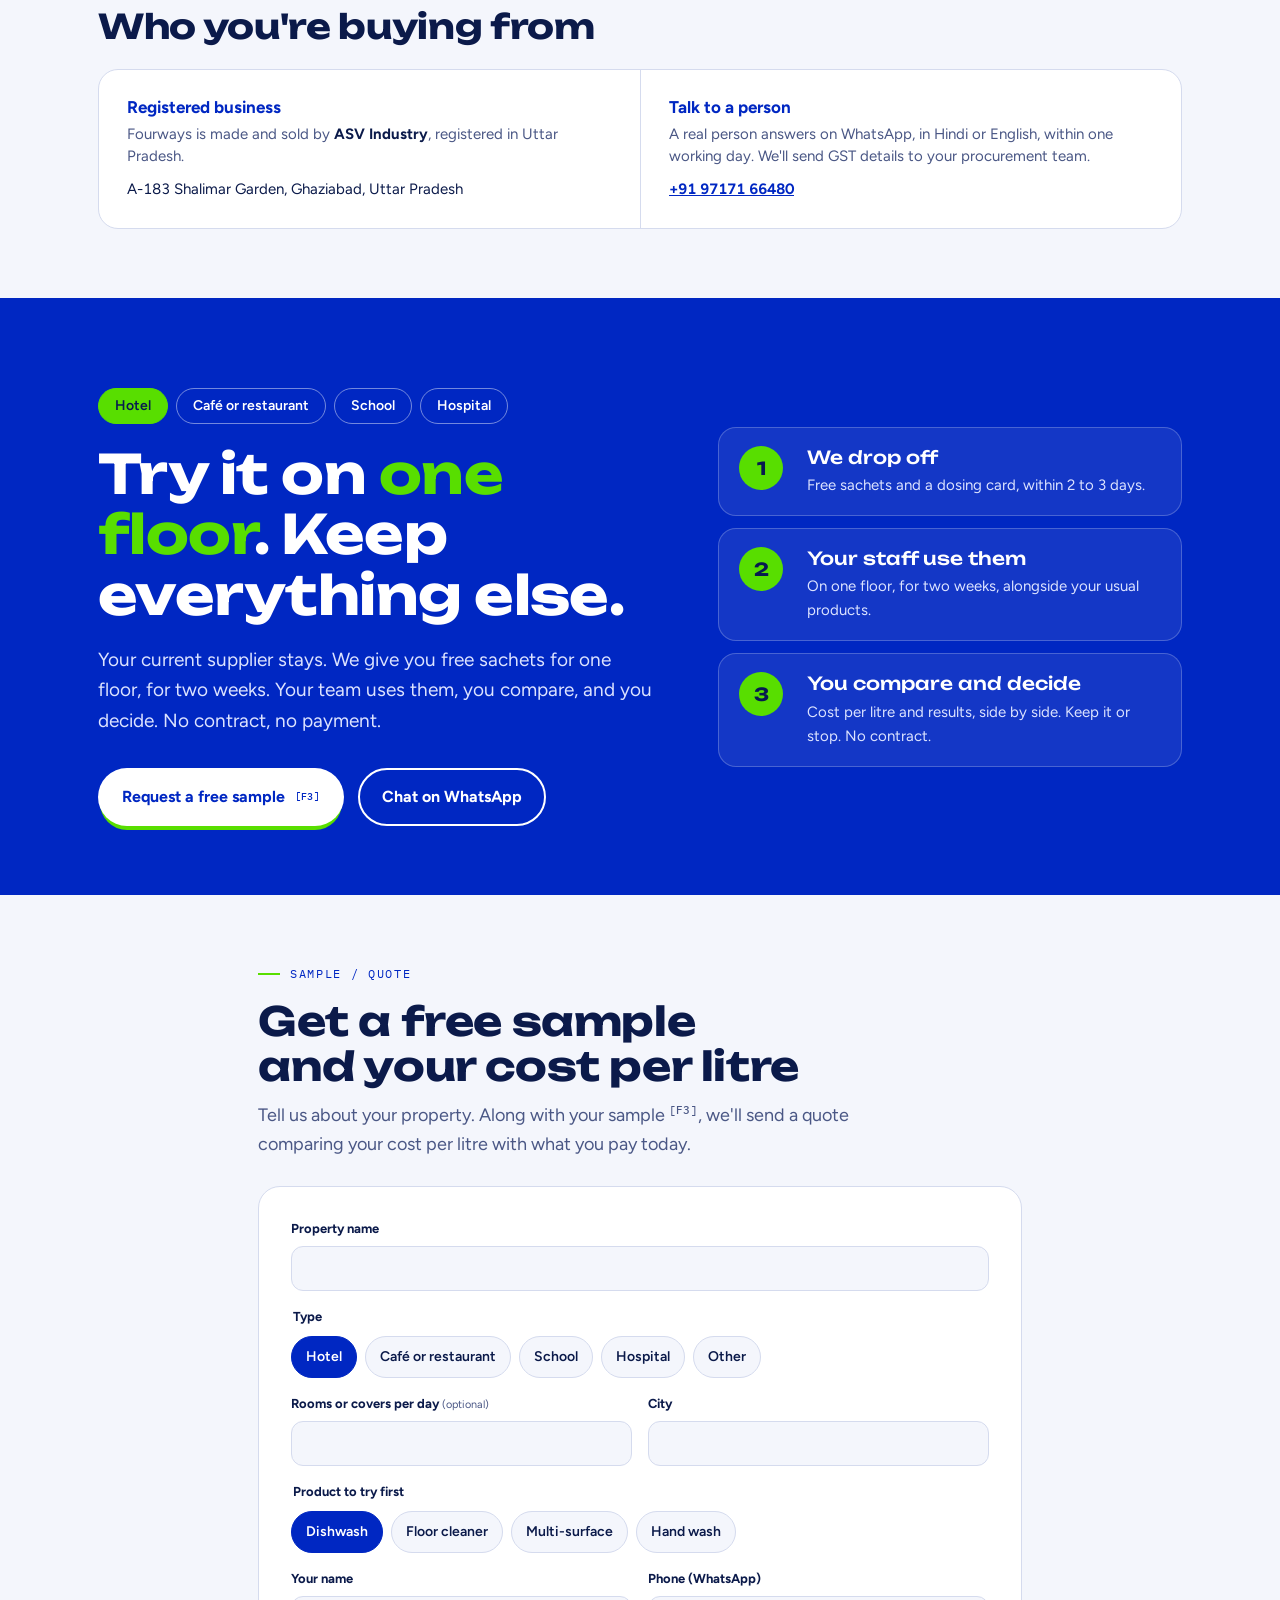
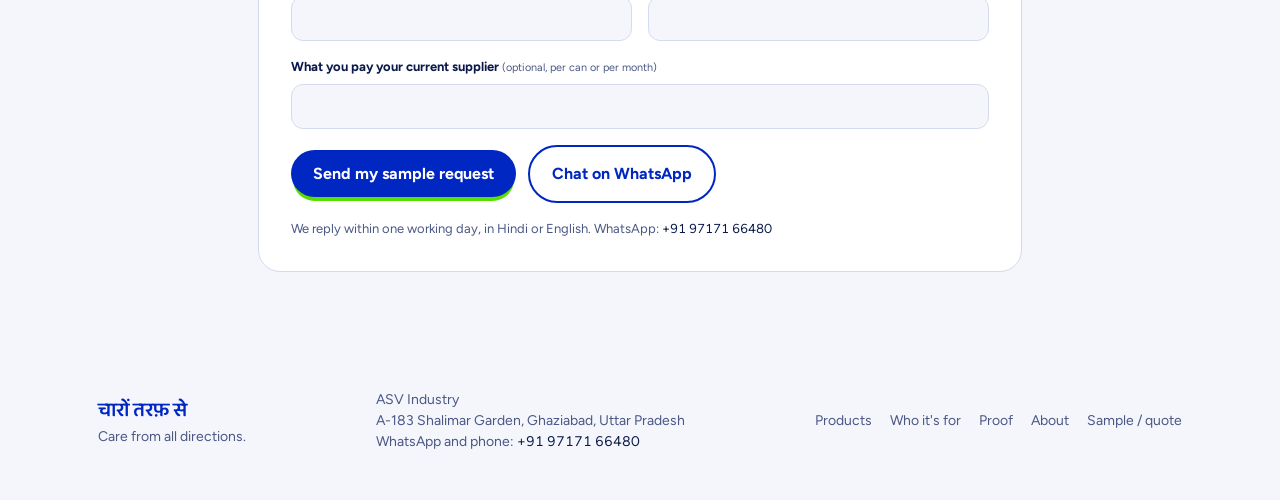
<file: fr aftr screenin.html>
<!doctype html><html><head><meta charset=utf8><meta name=viewport content="width=device-width,initial-scale=1,viewport-fit=cover"><style>:root{color-scheme:light;box-sizing:border-box;padding-top:env(safe-area-inset-top,0px);padding-bottom:env(safe-area-inset-bottom,0px)}html{scroll-padding-top:env(safe-area-inset-top,0px)}body{margin:0;padding:0;font:14px -apple-system,BlinkMacSystemFont,sans-serif;background:#fff;color:#000}img{max-width:100%}[hidden]:not([hidden=until-found i]){display:none!important}</style></head><body>
<title>Fourways Homepage</title>
<meta name="color-scheme" content="only light">
<meta name="claude:viewport-fit-sides" content="cover">
<link rel="preconnect" href="https://fonts.googleapis.com">
<link rel="preconnect" href="https://fonts.gstatic.com" crossorigin>
<link rel="stylesheet" href="https://fonts.googleapis.com/css2?family=Unbounded:wght@500;700&family=Figtree:ital,wght@0,400;0,500;0,700;1,400&family=IBM+Plex+Mono:wght@400;500&family=Baloo+2:wght@600&display=swap">
<style>
/* Layout: a measured litre on a four-way cross. Graduation ticks set the rhythm, the cross splits the products into quadrants. */
:root{
  color-scheme:only light;
  --navy:#0027C2;          /* brand primary */
  --green:#58DE00;         /* brand primary */
  --lemongrass:#E9C233;    /* tertiary, used only for small marks */
  --paper:#F4F6FC;         /* cool neutral, biased to navy */
  --card:#FFFFFF;
  --ink:#0B1A4A;
  --muted:#4A5785;
  --line:#D5DBEE;
  --navy-text:#0027C2;     /* navy as text colour */
  --on-navy:#FFFFFF;
  --green-soft:rgba(88,222,0,.32);
  --chevron:rgba(0,39,194,.05);
  --f-display:"Unbounded","Arial Black",system-ui,sans-serif;
  --f-body:"Figtree",system-ui,-apple-system,"Segoe UI",sans-serif;
  --f-mono:"IBM Plex Mono",ui-monospace,Menlo,Consolas,monospace;
  --f-deva:"Baloo 2","Noto Sans Devanagari","Mangal",sans-serif;
  --gutter:clamp(16px,4vw,48px);
  --max:1180px;
}

*{box-sizing:border-box}
body{background:var(--paper);color:var(--ink);font-family:var(--f-body);font-size:17px;line-height:1.6;-webkit-font-smoothing:antialiased}
.wrap{max-width:var(--max);margin-inline:auto;padding-left:max(var(--gutter),env(safe-area-inset-left,0px));padding-right:max(var(--gutter),env(safe-area-inset-right,0px))}
h1,h2,h3{font-family:var(--f-display);text-wrap:balance;margin:0;line-height:1.12;letter-spacing:-.01em}
p{margin:0}
a{color:inherit}
:focus-visible{outline:3px solid var(--green);outline-offset:3px;border-radius:6px}

/* draft-only markers, kept from the copy doc */
.blank{font-family:var(--f-mono);font-weight:500;font-size:.82em;letter-spacing:0;white-space:nowrap;
  padding:.05em .35em;border:1.5px dashed currentColor;border-radius:6px;vertical-align:.08em}
.flag{font-family:var(--f-mono);font-size:.62em;font-weight:500;letter-spacing:.02em;color:var(--muted);vertical-align:super;line-height:0;white-space:nowrap}
.draft{background:var(--lemongrass);color:#2A2200;font-size:13px;line-height:1.4}
.draft .wrap{padding-block:8px;display:flex;gap:8px;align-items:baseline;flex-wrap:wrap}
.draft b{font-family:var(--f-mono);font-weight:500;text-transform:uppercase;letter-spacing:.08em;font-size:11px}

/* header */
header.site{position:sticky;top:env(safe-area-inset-top,0px);z-index:10;background:color-mix(in srgb,var(--paper) 88%,transparent);backdrop-filter:blur(10px);border-bottom:1px solid var(--line)}
header.site .wrap{display:flex;align-items:center;gap:24px;padding-block:12px}
.logo{display:block;height:46px;width:auto;margin-block:-3px}
nav.main{display:flex;gap:22px;margin-left:auto;font-size:15px;font-weight:500}
nav.main a{text-decoration:none;color:var(--muted)}
nav.main a:hover{color:var(--navy-text)}
@media (max-width:860px){nav.main{display:none}header.site .btn{margin-left:auto}}

.btn{display:inline-flex;align-items:center;gap:10px;font-family:var(--f-body);font-weight:700;font-size:16px;text-decoration:none;
  padding:14px 22px;border-radius:999px;border:2px solid transparent;transition:transform .15s ease,box-shadow .15s ease;white-space:nowrap}
.btn:hover{transform:translateY(-2px)}
.btn-navy{background:var(--navy);color:var(--on-navy);box-shadow:0 6px 0 -2px var(--green)}
.btn-navy:hover{box-shadow:0 8px 0 -2px var(--green)}
.btn-green{background:var(--green);color:#071A4F}
.btn-line{border-color:var(--navy-text);color:var(--navy-text)}
.btn.sm{padding:9px 16px;font-size:14px;box-shadow:none}
.wa{width:18px;height:18px;flex:none}

/* hero */
.hero{position:relative;overflow:hidden;
  background:
   linear-gradient(135deg,var(--chevron) 25%,transparent 25%) -16px 0/32px 32px,
   linear-gradient(225deg,var(--chevron) 25%,transparent 25%) -16px 0/32px 32px,
   linear-gradient(315deg,var(--chevron) 25%,transparent 25%) 0 0/32px 32px,
   linear-gradient(45deg,var(--chevron) 25%,transparent 25%) 0 0/32px 32px}
.hero .wrap{display:grid;grid-template-columns:minmax(0,1.25fr) minmax(0,.9fr);gap:clamp(24px,5vw,72px);align-items:center;padding-block:clamp(32px,4.5vw,64px) clamp(28px,3vw,40px)}
@media (max-width:860px){.hero .wrap{grid-template-columns:1fr}}
.eyebrow{font-family:var(--f-mono);font-size:12px;letter-spacing:.14em;text-transform:uppercase;color:var(--navy-text);display:flex;align-items:center;gap:10px}
.eyebrow::before{content:"";width:22px;height:2px;background:var(--green)}
.hero h1{font-size:clamp(34px,5.4vw,64px);font-weight:700;margin-top:18px;color:var(--ink)}
.hero h1 .l1{color:var(--navy-text);display:block}
.hero h1 .l2{display:block;font-weight:500;font-size:.62em;margin-top:.45em;line-height:1.2}
.hero .sub{margin-top:24px;max-width:58ch;font-size:clamp(17px,1.5vw,19px);color:var(--muted)}
.hero .sub strong{color:var(--ink)}
.cta-row{display:flex;flex-wrap:wrap;gap:14px;margin-top:32px}
.slogan{margin-top:34px;display:flex;align-items:baseline;gap:12px;flex-wrap:wrap;color:var(--muted);font-size:15px}
.slogan .hi{font-family:var(--f-deva);font-weight:600;font-size:24px;color:var(--navy-text);line-height:1.2}

/* the litre bottle */
.litre{width:100%;max-width:400px;justify-self:center;aspect-ratio:320/430}
.litre svg{width:100%;height:100%;display:block;overflow:visible}
.litre .glass{fill:var(--card);stroke:var(--navy-text);stroke-width:3}
.litre .tick{stroke:var(--navy-text);stroke-width:1.5}
.litre .tick.major{stroke-width:2.5}
.litre .lab{font-family:var(--f-mono);font-size:12px;fill:var(--muted)}
.litre .lab.one{font-family:var(--f-display);font-size:20px;font-weight:700;fill:var(--navy-text)}
.litre .liquid{fill:var(--green-soft)}
.litre .surface{fill:none;stroke:var(--green);stroke-width:3}
.litre .cap{fill:var(--navy)}
.litre .sachet{fill:var(--card);stroke:var(--navy-text);stroke-width:2}
.litre .sachet-t{font-family:var(--f-mono);font-size:11px;fill:var(--navy-text);letter-spacing:.06em}
.litre .note{font-family:var(--f-body);font-size:13px;font-weight:500;fill:var(--muted)}
.litre .arrow{stroke:var(--muted);stroke-width:1.5;fill:none;stroke-dasharray:4 4}
.fill-anim{transform-box:fill-box;transform-origin:bottom;animation:rise 1.6s cubic-bezier(.2,.7,.2,1) both}
@keyframes rise{from{transform:scaleY(.35)}to{transform:scaleY(1)}}
@media (prefers-reduced-motion:reduce){.fill-anim{animation:none}.btn{transition:none}}

/* graduated ruler divider */
.ruler{height:34px;border-block:1px solid var(--line);background:var(--card);overflow:hidden}
.ruler svg{display:block;width:100%;height:100%}
.ruler line{stroke:var(--navy-text);stroke-width:1.2;opacity:.55}
.ruler text{font-family:var(--f-mono);font-size:9px;fill:var(--muted)}

section{padding-block:clamp(40px,5.4vw,70px)}
.sec-head{display:grid;gap:16px;max-width:62ch}
.sec-head h2{font-size:clamp(26px,3.4vw,40px);font-weight:700}
.sec-head p{color:var(--muted);font-size:18px}

/* cost */
.cost h2{font-size:clamp(26px,3.4vw,40px);font-weight:700;max-width:22ch}
.cost .table-box{margin-top:24px;max-width:760px}
.cost-note{margin-top:16px;max-width:760px;color:var(--muted);font-size:17px}
.cn-short{display:none}
.pour{margin-top:28px;display:grid;grid-template-columns:repeat(3,minmax(0,1fr));gap:10px;font-size:14px}
.pour div{border-top:3px solid var(--line);padding-top:10px;color:var(--muted)}
.pour div:nth-child(2){border-color:var(--navy-text)}
.pour div:nth-child(3){border-color:var(--green)}
.pour b{display:block;font-family:var(--f-mono);font-weight:500;font-size:12px;letter-spacing:.08em;text-transform:uppercase;color:var(--ink)}
.table-box{background:var(--card);border:1px solid var(--line);border-radius:20px;overflow-x:auto}
table{width:100%;border-collapse:collapse;font-variant-numeric:tabular-nums;min-width:420px}
th{font-family:var(--f-mono);font-size:11px;font-weight:500;letter-spacing:.1em;text-transform:uppercase;color:var(--muted);text-align:left;padding:18px 22px 12px}
td{padding:18px 22px;border-top:1px solid var(--line);font-size:16px}
td:first-child{font-weight:700}
td:last-child,th:last-child{text-align:right}
td .blank{color:var(--navy-text);font-size:.9em}
.dot{display:inline-block;width:10px;height:10px;border-radius:50%;margin-right:10px;vertical-align:.05em}
@media (max-width:600px){table{min-width:0;table-layout:fixed}th{padding:14px 10px 10px;font-size:10px;letter-spacing:.06em;line-height:1.4}th:first-child,td:first-child{padding-left:16px;width:40%}th:last-child,td:last-child{padding-right:16px}td{padding:14px 10px;font-size:15px;line-height:1.35}.dot{margin-right:7px}}
.tax{font-family:var(--f-mono);font-size:.32em;font-weight:500;letter-spacing:.04em;color:var(--muted);margin-left:.4em;vertical-align:.9em;white-space:nowrap}
.table-foot{padding:14px 22px;border-top:1px solid var(--line);font-size:13px;color:var(--muted);background:color-mix(in srgb,var(--paper) 60%,var(--card))}

/* products: four quadrants on a cross */
.products{background:var(--card);border-block:1px solid var(--line)}
.quad{position:relative;margin-top:44px;display:grid;grid-template-columns:repeat(2,minmax(0,1fr));gap:3px;background:var(--navy);border-radius:28px;overflow:hidden;border:3px solid var(--navy)}
.q{background:var(--paper);padding:clamp(22px,3vw,36px);display:grid;grid-template-columns:minmax(0,1fr) auto;gap:20px;align-items:end;min-height:260px}
.q:nth-child(1){padding-right:clamp(60px,8vw,110px);padding-bottom:clamp(60px,8vw,96px)}
.q:nth-child(2){padding-left:clamp(60px,8vw,110px);padding-bottom:clamp(60px,8vw,96px)}
.q:nth-child(3){padding-right:clamp(60px,8vw,110px);padding-top:clamp(60px,8vw,96px)}
.q:nth-child(4){padding-left:clamp(60px,8vw,110px);padding-top:clamp(60px,8vw,96px)}
.q .dir{font-family:var(--f-mono);font-size:11px;letter-spacing:.14em;text-transform:uppercase;color:var(--muted)}
.q h3{font-size:clamp(20px,2.2vw,26px);margin-top:8px;color:var(--navy-text)}
.q p{margin-top:10px;color:var(--ink);max-width:30ch}
.q .scent{display:inline-flex;align-items:center;gap:8px;margin-top:14px;font-size:13px;font-weight:700;padding:4px 12px 4px 8px;border-radius:999px;background:var(--card);border:1px solid var(--line)}
.q img{width:clamp(96px,13vw,150px);height:auto;border-radius:12px;box-shadow:0 10px 24px -12px rgba(0,20,90,.45);rotate:-4deg}
.q:nth-child(2) img,.q:nth-child(4) img{rotate:4deg}
.glyph{width:clamp(80px,10vw,120px);aspect-ratio:1;border-radius:50%;border:2px dashed var(--line);display:grid;place-items:center}
.glyph svg{width:52%;height:52%}
.glyph path,.glyph circle,.glyph rect{stroke:var(--navy-text);stroke-width:2;fill:none}
.hub{position:absolute;left:50%;top:50%;translate:-50% -50%;width:clamp(120px,14vw,168px);aspect-ratio:1;border-radius:50%;background:var(--green);color:#071A4F;
  border:6px solid var(--navy);display:grid;place-content:center;text-align:center;padding:12px;line-height:1.15}
.hub b{font-family:var(--f-display);font-size:clamp(17px,1.9vw,22px);display:block}
.hub span{font-size:12px;font-weight:700}
.hub .flag{color:#071A4F;opacity:.75}
@media (max-width:700px){
  .quad{grid-template-columns:1fr}
  .q,.q:nth-child(n){padding:24px}
  .hub{position:static;translate:none;width:auto;aspect-ratio:auto;border-radius:0;border:0;padding:18px;order:-1}
  .quad{display:flex;flex-direction:column}
}

/* start with one */
.start{background:var(--navy);color:#fff;position:relative;overflow:hidden}
.start .wrap{display:grid;grid-template-columns:minmax(0,1.2fr) minmax(0,1fr);gap:clamp(28px,5vw,64px);align-items:center}
@media (max-width:860px){.start .wrap{grid-template-columns:1fr}}
.start h2{font-size:clamp(30px,4.4vw,54px);font-weight:700;color:#fff}
.start h2 em{font-style:normal;color:var(--green)}
.start p{margin-top:20px;font-size:19px;color:#DCE3FF;max-width:48ch}
.start .blank{color:var(--green)}
.start .flag{color:#AFC0FF}
.start .cta-row .btn-navy{background:#fff;color:var(--navy)}
.start .cta-row .btn-line{border-color:#fff;color:#fff}
.trial{display:grid;grid-template-columns:repeat(2,minmax(0,1fr));gap:3px;background:rgba(255,255,255,.25);border:3px solid rgba(255,255,255,.25);border-radius:22px;overflow:hidden}
.trial div{background:var(--navy);padding:22px;min-height:120px;display:flex;flex-direction:column;justify-content:space-between;gap:12px}
.trial small{font-family:var(--f-mono);font-size:11px;letter-spacing:.12em;text-transform:uppercase;color:#AFC0FF}
.trial strong{font-family:var(--f-display);font-weight:500;font-size:17px;line-height:1.3}
.seg{display:flex;flex-wrap:wrap;gap:8px;margin-top:20px}
.seg button{font:600 14px/1 var(--f-body);color:#fff;background:transparent;border:1.5px solid rgba(255,255,255,.45);border-radius:999px;padding:10px 16px;cursor:pointer}
.seg button:hover{border-color:#fff}
.seg button[aria-checked="true"]{background:var(--green);border-color:var(--green);color:#071A4F}
.trial .on{background:#0A33D6}
.steps{list-style:none;margin:0;padding:0;display:grid;gap:12px;counter-reset:st}
.steps li{counter-increment:st;display:grid;grid-template-columns:52px minmax(0,1fr);column-gap:16px;align-items:start;background:rgba(255,255,255,.08);border:1.5px solid rgba(255,255,255,.22);border-radius:18px;padding:18px 20px}
.steps li::before{content:counter(st);grid-row:span 2;width:44px;height:44px;border-radius:50%;background:var(--green);color:#071A4F;font:700 18px/44px var(--f-display);text-align:center}
.steps b{font-family:var(--f-display);font-weight:500;font-size:18px;line-height:1.3;color:#fff}
.steps li>span{color:#DCE3FF;font-size:15px;margin-top:4px}

/* impact estimates */
.impact .top{display:grid;grid-template-columns:minmax(0,1.3fr) minmax(0,1fr);gap:clamp(24px,5vw,64px);align-items:end}
@media (max-width:860px){.impact .top{grid-template-columns:1fr}}
.use{display:grid;gap:8px;background:var(--card);border:1px solid var(--line);border-radius:18px;padding:18px 20px}
.use label{font-family:var(--f-mono);font-size:11px;letter-spacing:.12em;text-transform:uppercase;color:var(--muted)}
.use .row{display:flex;align-items:baseline;gap:10px}
.use input{font:700 32px/1 var(--f-display);color:var(--navy-text);width:5.5ch;border:0;border-bottom:2px solid var(--green);background:transparent;padding:2px 0;font-variant-numeric:tabular-nums}
.use input:focus-visible{outline:none;border-bottom-color:var(--navy)}
.use .row+.row{margin-top:6px}
.use .row span{color:var(--muted);font-size:15px}
.use small{color:var(--muted);font-size:13px}
.tiles{margin-top:36px;display:grid;grid-template-columns:repeat(3,minmax(0,1fr));gap:16px}
@media (max-width:860px){.tiles{grid-template-columns:1fr}}
.tile{background:var(--card);border:1px solid var(--line);border-radius:20px;padding:24px;display:grid;gap:10px;align-content:start;position:relative;overflow:hidden}
.tile::before{content:"";position:absolute;inset:0 auto 0 0;width:6px;background:var(--c)}
.tile .k{font-family:var(--f-mono);font-size:11px;letter-spacing:.12em;text-transform:uppercase;color:var(--muted)}
.tile .v{font:700 clamp(30px,3.4vw,40px)/1.05 var(--f-display);color:var(--ink);font-variant-numeric:tabular-nums}
.tile .v .blank{font-size:.55em;color:var(--navy-text)}
.tile .v .u{font-size:.45em;font-weight:500;margin-left:6px;color:var(--muted)}
.tile p{color:var(--muted);font-size:14px;line-height:1.5}
.tile p a{color:var(--navy-text)}
.tile .est{justify-self:start;font-family:var(--f-mono);font-size:10px;letter-spacing:.1em;text-transform:uppercase;padding:3px 8px;border-radius:999px;background:color-mix(in srgb,var(--lemongrass) 35%,transparent);color:var(--ink)}
.how{margin-top:20px;background:var(--card);border:1px solid var(--line);border-radius:16px;padding:4px 20px}
.how summary{cursor:pointer;font-weight:700;padding:14px 0}
.how ol{margin:0 0 16px;padding-left:20px;display:grid;gap:8px;color:var(--muted);font-size:14px;max-width:80ch}
.how b{color:var(--ink)}
.proof{padding-block:clamp(40px,5.4vw,70px)}
.proof h2{font-size:clamp(24px,3vw,34px);font-weight:700}
.pstrip{margin-top:24px;display:grid;grid-template-columns:repeat(2,minmax(0,1fr));background:var(--card);border:1px solid var(--line);border-radius:20px}
.pitem{padding:clamp(18px,2.6vw,28px)}
.pitem+.pitem{border-left:1px solid var(--line)}
.pitem h3{font-family:var(--f-body);font-size:17px;font-weight:700;color:var(--navy-text);letter-spacing:0}
.pitem p{margin-top:6px;color:var(--muted);font-size:15px;line-height:1.5}
.pitem p b{color:var(--ink)}
.pitem .pmeta{margin-top:10px;color:var(--ink);font-variant-numeric:tabular-nums}
.pitem .pmeta a{color:var(--navy-text);font-weight:700}
@media (max-width:600px){.pstrip{grid-template-columns:1fr}.pitem+.pitem{border-left:0;border-top:1px solid var(--line)}}
/* sample request */
.sample .wrap{max-width:860px}
.sample-head{max-width:60ch}
.sample form.req{margin-top:28px}
form.req .actions{grid-column:1/-1;display:flex;flex-wrap:wrap;gap:12px;align-items:center}
form.req .actions .btn-line{border:2px solid var(--navy-text)}
form.req .tel{color:var(--ink);font-variant-numeric:tabular-nums;user-select:all;white-space:nowrap}
.sample .next{margin-top:28px;display:grid;gap:14px;padding:0;list-style:none;counter-reset:s}
.sample .next li{counter-increment:s;display:grid;grid-template-columns:32px minmax(0,1fr);gap:12px;align-items:start;color:var(--muted)}
.sample .next li::before{content:counter(s);width:32px;height:32px;border-radius:50%;background:var(--green);color:#071A4F;font:700 14px/32px var(--f-display);text-align:center}
.sample .talk{margin-top:28px;padding:18px 20px;border:1px solid var(--line);border-radius:16px;background:var(--card)}
.sample .talk b{display:block;margin-bottom:6px}
.num{font:700 20px/1.3 var(--f-display);color:var(--navy-text);user-select:all;font-variant-numeric:tabular-nums}
form.req{background:var(--card);border:1px solid var(--line);border-radius:22px;padding:clamp(20px,3vw,32px);display:grid;grid-template-columns:repeat(2,minmax(0,1fr));gap:16px}
@media (max-width:600px){form.req{grid-template-columns:1fr}}
.f{display:grid;gap:6px;min-width:0}
.f.full{grid-column:1/-1}
.f label,.f legend{font-size:13px;font-weight:700;color:var(--ink)}
.f label small{font-weight:400;color:var(--muted)}
.f input,.f select{font:16px var(--f-body);color:var(--ink);background:var(--paper);border:1.5px solid var(--line);border-radius:12px;padding:12px 14px;width:100%}
.f input:focus,.f select:focus{outline:none;border-color:var(--navy)}
.f input.touched:invalid,form.req.tried .f input:invalid{border-color:#C0392B;background:#FFF7F6}
form.req.tried #r-msg{color:#B03024;font-weight:600}
.chips{display:flex;flex-wrap:wrap;gap:8px;border:0;padding:0;margin:0}
.chips legend{margin-bottom:8px}
.chips label{font-weight:600;font-size:14px;cursor:pointer}
.chips input{position:absolute;opacity:0;width:1px;height:1px}
.chips span{display:inline-block;padding:9px 14px;border:1.5px solid var(--line);border-radius:999px;background:var(--paper)}
.chips input:checked+span{background:var(--navy);border-color:var(--navy);color:#fff}
.chips input:focus-visible+span{outline:3px solid var(--green);outline-offset:2px}
form.req .btn{justify-self:start;border:0;cursor:pointer}
form.req .note{grid-column:1/-1;font-size:13px;color:var(--muted)}
.done{grid-column:1/-1;display:grid;gap:12px}
.done h3{font-size:22px;color:var(--navy-text)}
.done pre{white-space:pre-wrap;font:14px/1.5 var(--f-mono);background:var(--paper);border:1px solid var(--line);border-radius:12px;padding:14px;margin:0;user-select:all}
.done .cta-row{margin-top:4px}
/* ---------- phone layout: shorter page ---------- */
.sub-m{display:none}
@media (max-width:600px){
  /* hero: one-line intro so the buttons land on the first screen */
  .hero .wrap{padding-block:24px 28px;gap:16px}
  .hero h1{margin-top:12px}
  .hero h1 .l2{font-size:.56em;margin-top:.4em}
  .hero .sub{display:none}
  .hero .sub.sub-m{display:block;margin-top:14px;font-size:17px;color:var(--ink)}
  .hero .cta-row{margin-top:20px;gap:10px}
  .hero .cta-row .btn{padding:12px 18px;font-size:15px}
  .slogan{display:none}
  /* beaker at about a third of its height */
  .litre{max-width:132px;justify-self:center;margin-top:4px}
  /* range: one compact row per product */
  .products{padding-block:44px}
  .quad{margin-top:24px;border-radius:20px}
  .q,.q:nth-child(n){grid-template-columns:72px minmax(0,1fr);align-items:center;gap:16px;min-height:0;padding:16px 18px}
  .q img,.q:nth-child(n) img{order:-1;width:72px;rotate:0deg;border-radius:10px}
  .q h3{font-size:19px;margin-top:2px}
  .q p{display:none}
  .q .dir{font-size:10px}
  .q .scent{margin-top:8px;font-size:12px;padding:2px 10px 2px 6px}
  .hub{padding:12px}
  .hub b{font-size:17px;display:inline}
  .hub span{display:block}
  /* impact: one card, three lines */
  .impact{padding-block:48px}
  .tiles{margin-top:20px;gap:0;background:var(--card);border:1px solid var(--line);border-radius:18px;padding:4px 18px}
  .tile{background:none;border:0;border-radius:0;padding:14px 0;display:flex;align-items:baseline;justify-content:space-between;gap:12px}
  .tile+.tile{border-top:1px solid var(--line)}
  .tile::before,.tile p,.tile .est{display:none}
  .tile .k{font-family:var(--f-body);font-size:15px;letter-spacing:0;text-transform:none;color:var(--ink);font-weight:600}
  .tile .v{font-size:24px;white-space:nowrap;text-align:right}
  .tiles::after{content:"Estimates, not lab results.";display:block;font-size:12px;color:var(--muted);padding:0 0 12px}
  .how{margin-top:12px}
  /* phone type scale */
  body{font-size:16px;line-height:1.5}
  .sec-head p,.cost-note,.sample-head p{font-size:16px!important;line-height:1.5}
  .start p{font-size:16px;line-height:1.5;margin-top:14px}
  .hero .sub.sub-m{font-size:16px}
  .table-foot{padding:10px 16px;font-size:12px}
  /* property pills: one row that scrolls sideways */
  .seg{flex-wrap:nowrap;overflow-x:auto;margin-inline:calc(-1*var(--gutter));padding-inline:var(--gutter);padding-bottom:4px;scrollbar-width:none;-webkit-overflow-scrolling:touch}
  .seg::-webkit-scrollbar{display:none}
  .seg button{flex:none;white-space:nowrap}
  .start .wrap>*{min-width:0}
  .cn-long{display:none}
  .cn-short{display:block}
  .sample{padding-bottom:28px}
  footer{padding-block:28px 40px}
}
footer{padding-block:48px}
footer .wrap{display:flex;flex-wrap:wrap;gap:24px 40px;align-items:center;justify-content:space-between;font-size:14px;color:var(--muted)}
footer nav{display:flex;flex-wrap:wrap;gap:18px}
footer nav a{text-decoration:none}
footer nav a:hover{color:var(--navy-text)}
footer .co{font-style:normal;line-height:1.5}
footer .tel{font-variant-numeric:tabular-nums;color:var(--ink);user-select:all}
footer .hi{font-family:var(--f-deva);font-weight:600;font-size:20px;color:var(--navy-text)}
</style>

<div class="draft" role="note"><div class="wrap"><b>Draft</b><span>Bracketed blanks like <span class="blank">[₹__]</span> and claim flags like <span class="flag" style="vertical-align:0;color:inherit">[F1]</span> stay until the prices and supporting documents are in.</span></div></div>

<header class="site"><div class="wrap">
  <a href="#top" aria-label="Fourways home"><img class="logo logo-light" src="[data-uri]" alt="Fourways, care from all directions"></a>
  <nav class="main" aria-label="Main">
    <a href="#products">Products</a><a href="#who">Who it's for</a><a href="#proof">Proof</a><a href="#top">About</a>
  </nav>
  <a class="btn btn-navy sm" href="#sample">Request a sample</a>
</div></header>

<main id="top">
<section class="hero" aria-labelledby="h1" style="padding-block:0">
  <div class="wrap">
    <div>
      <p class="eyebrow">For hotels, cafés, schools and hospitals in UP</p>
      <h1 id="h1"><span class="l1">A litre of cleaner from ₹5<span class="tax">+ GST</span></span><span class="l2">Try one product before you switch anything.</span></h1>
      <p class="sub">Fourways makes plant-based <span class="flag">[F1]</span> cleaning concentrates in pre-dosed sachets. Your team tears one open, adds tap water, and has a full litre of ready-to-use cleaner <span class="flag">[F2]</span>. <strong>No free-pouring, no guessing the dose, no paying to ship water.</strong></p>
      <p class="sub sub-m">Tear a sachet, add tap water, get a litre.</p>
      <div class="cta-row">
        <a class="btn btn-navy" href="#sample">Request a sample</a>
        <a class="btn btn-green" href="https://wa.me/919717166480" target="_blank" rel="noopener"><svg class="wa" viewBox="0 0 24 24" aria-hidden="true"><path fill="currentColor" d="M12 2a10 10 0 0 0-8.6 15.1L2 22l5-1.3A10 10 0 1 0 12 2Zm0 18.2a8.2 8.2 0 0 1-4.2-1.2l-.3-.2-3 .8.8-2.9-.2-.3A8.2 8.2 0 1 1 12 20.2Zm4.5-6.1c-.2-.1-1.5-.7-1.7-.8s-.4-.1-.6.1-.7.8-.8 1-.3.2-.5.1a6.7 6.7 0 0 1-3.3-2.9c-.3-.4.3-.4.7-1.3a.5.5 0 0 0 0-.4l-.8-1.8c-.2-.5-.4-.4-.6-.4h-.5a1 1 0 0 0-.7.3 2.9 2.9 0 0 0-.9 2.2 5 5 0 0 0 1.1 2.7 11.4 11.4 0 0 0 4.4 3.9c1.6.7 2.3.8 3.1.6a2.6 2.6 0 0 0 1.7-1.2 2.1 2.1 0 0 0 .2-1.2c-.1-.1-.3-.2-.5-.3Z"/></svg>Chat on WhatsApp</a>
      </div>
      <p class="slogan"><span class="hi" lang="hi">चारों तरफ़ से</span><span>care from all directions.</span></p>
    </div>

    <div class="litre" aria-hidden="true">
      <svg viewBox="0 0 320 430">
        <defs><clipPath id="body"><rect x="66" y="118" width="188" height="292" rx="30"/></clipPath></defs>
        <!-- sachet tipping in -->
        <g transform="translate(18 6) rotate(-14)">
          <path class="sachet" d="M0 12 L4 0 L8 12 L12 0 L16 12 L20 0 L24 12 L28 0 L32 12 L36 0 L40 12 L44 0 L48 12 L52 0 L56 12 L60 0 L64 12 L68 0 L72 12 L72 92 L0 92 Z"/>
          <circle cx="36" cy="46" r="12" fill="#58DE00"/>
          <text class="sachet-t" x="36" y="80" text-anchor="middle">1 SACHET</text>
        </g>
        <path class="arrow" d="M96 108 q14 10 30 2"/>
        <text class="note" x="236" y="40">+ tap water</text>
        <path class="arrow" d="M236 50 q-20 20 -38 40"/>
        <!-- bottle -->
        <rect class="cap" x="122" y="40" width="76" height="30" rx="7"/>
        <rect class="glass" x="132" y="68" width="56" height="54" rx="6"/>
        <rect class="glass" x="66" y="118" width="188" height="292" rx="30"/>
        <g clip-path="url(#body)">
          <g class="fill-anim">
            <rect class="liquid" x="60" y="150" width="200" height="270"/>
            <path class="surface" d="M60 150 q24 -8 48 0 t48 0 t48 0 t48 0 t48 0"/>
          </g>
        </g>
        <g id="grad"></g>
        <text class="lab one" x="20" y="157">1 L</text>
      </svg>
    </div>
  </div>
</section>


<section class="cost" id="cost" aria-labelledby="h-cost">
  <div class="wrap">
    <h2 id="h-cost">What a litre really costs you</h2>
    <div class="table-box">
      <table>
        <thead><tr><th scope="col">Product</th><th scope="col">One sachet makes</th><th scope="col">₹ / litre*</th></tr></thead>
        <tbody>
          <tr><td><span class="dot" style="background:var(--lemongrass)"></span>Dishwash</td><td>1 litre <span class="flag">[F2]</span></td><td>₹20</td></tr>
          <tr><td><span class="dot" style="background:var(--navy)"></span>Floor cleaner</td><td>1 litre <span class="flag">[F2]</span></td><td>₹5</td></tr>
          <tr><td><span class="dot" style="background:#1C56C4"></span>Multi-surface</td><td>1 litre</td><td>₹5</td></tr>
          <tr><td><span class="dot" style="background:#E86E14"></span>Hand wash</td><td>500 ml</td><td><span class="blank">[₹__]</span></td></tr>
        </tbody>
      </table>
      <div class="table-foot">*Cost per litre of ready-to-use cleaner, excluding GST.</div>
    </div>
    <p class="cost-note cn-short">Liquid cleaners are mostly water and get over-poured. A sachet makes the same litre every time.</p>
    <p class="cost-note cn-long">Your invoice price is not your real cost. Liquid cleaners are mostly water, and busy staff pour more than the label says. A sachet makes the same litre every time, so the cost per litre on our price list is the cost you actually pay.</p>
  </div>
</section>

<section class="products" id="products" aria-labelledby="h-prod">
  <div class="wrap">
    <div class="sec-head">
      <h2 id="h-prod">Four products, one simple routine</h2>
    </div>
    <div class="quad">
      <article class="q">
        <div><p class="dir">Kitchen</p><h3>Dishwash</h3><p>Lemongrass, for kitchens and café counters.</p><span class="scent"><span class="dot" style="background:var(--lemongrass);margin:0"></span>Lemongrass</span></div>
        <img src="[data-uri]" alt="Fourways Natural Dishwash sachet">
      </article>
      <article class="q">
        <div><p class="dir">Floors</p><h3>Floor cleaner</h3><p>Rosemary, for lobbies, corridors and rooms.</p><span class="scent"><span class="dot" style="background:#7A3FB8;margin:0"></span>Rosemary</span></div>
        <img src="[data-uri]" alt="Fourways Natural Floor Cleaner sachet">
      </article>
      <div class="hub"><b>1 sachet<br>+ water</b><span>no measuring, no guessing</span></div>
      <article class="q">
        <div><p class="dir">Surfaces</p><h3>Multi-surface</h3><p>Tables, counters and sealed surfaces.</p><span class="scent"><span class="dot" style="background:#1C56C4;margin:0"></span>Orange</span></div>
        <img src="[data-uri]" alt="Fourways Natural Multi-surface sachet">
      </article>
      <article class="q">
        <div><p class="dir">Washrooms</p><h3>Hand wash</h3><p>Gentle everyday hygiene for guest rooms and washrooms.</p><span class="scent"><span class="dot" style="background:#E86E14;margin:0"></span>Aloe</span></div>
        <img src="[data-uri]" alt="Fourways Natural Hand Wash sachet">
      </article>
    </div>
  </div>
</section>

<section class="impact" id="impact" aria-labelledby="h-impact">
  <div class="wrap">
    <div class="top">
      <div class="sec-head">
        <h2 id="h-impact">What stays out of the truck and the bin</h2>
        <p>A 5-litre can of cleaner is mostly water, shipped in plastic. A sachet ships only the concentrate, and your team adds the water from the tap. These figures are worked out from simple weights. They are estimates, not lab results.</p>
      </div>
      <div class="use">
        <label for="litres">Cleaner you use each month</label>
        <div class="row"><input id="litres" type="number" inputmode="numeric" min="0" step="10" value="100"><span>litres</span></div>
        <div class="row"><input id="km" type="number" inputmode="numeric" min="0" step="10" value="100" aria-label="Delivery distance in km"><span>km delivery distance</span></div>
        <small>Example figures. Change them to your own.</small>
      </div>
    </div>
    <div class="tiles">
      <div class="tile" style="--c:var(--navy)">
        <span class="k">Plastic kept out of the bin</span>
        <span class="v" id="out-plastic">3.7<span class="u">kg</span></span>
        <p>An empty 5-litre HDPE can weighs about 200 g (<a href="https://berlinpackaging.eu/en-international/products/hdpe-jerrycan-h-409-5-l-with-din-45-neck-finish">Berlin Packaging</a>, <a href="https://www.cfsnet.co.uk/s-ejcbla-005/jerrycan-hdpe-black-38mm-with-wadded-cap-5-ltr/">CFS</a>). Five sachets weigh about 15 g. That leaves about 185 g less plastic for every 5 litres you mix.</p>
        <span class="est">Estimate</span>
      </div>
      <div class="tile" style="--c:var(--green)">
        <span class="k">Water not shipped</span>
        <span class="v" id="out-water">~100<span class="u">kg</span></span>
        <p>A litre of ready-to-use cleaner weighs about 1 kg, and almost all of it is water. With a sachet, that water comes from your own tap instead of a truck.</p>
        <span class="est">Estimate</span>
      </div>
      <div class="tile" style="--c:var(--lemongrass)">
        <span class="k">CO&#8322; from delivery avoided</span>
        <span class="v" id="out-co2">0.9<span class="u">kg CO&#8322;</span></span>
        <p>Water not shipped &times; delivery distance &times; 88 g CO&#8322; per tonne-km for a small goods vehicle, from the <a href="https://indiaghgp.org/sites/default/files/Road%20Transport%20Technical%20Paper.pdf">India GHG Program</a>.</p>
        <span class="est">Estimate</span>
      </div>
    </div>
    <details class="how">
      <summary>How we work these out</summary>
      <ol>
        <li><b>Plastic:</b> (litres &divide; 5) &times; (200 g for an empty 5-litre HDPE can &minus; 5 &times; 3 g for empty sachets). The can weight is the 200 g listed by two packaging suppliers. The sachet weight is our estimate for a small laminated pouch, until we publish our own measured weight.</li>
        <li><b>Water:</b> litres &times; about 1 kg. The concentrate is left out, because it ships either way.</li>
        <li><b>CO&#8322;:</b> water not shipped, in tonnes, &times; delivery distance in km &times; 0.0877 kg CO&#8322; per tonne-km. That factor is the India GHG Program's 0.307 kg CO&#8322; per km for a light goods vehicle under 3.5 tonnes, divided by its 3.5-tonne capacity, as their road transport paper describes. It covers delivery only, not making the product.</li>
        <li>Hand wash sachets make 500 ml, so every figure assumes 1-litre sachets (dishwash, floor cleaner, multi-surface).</li>
      </ol>
    </details>
  </div>
</section>

<section class="proof" id="proof" aria-labelledby="h-proof">
  <div class="wrap">
    <h2 id="h-proof">Who you're buying from</h2>
    <div class="pstrip">
      <div class="pitem">
        <h3>Registered business</h3>
        <p>Fourways is made and sold by <b>ASV Industry</b>, registered in Uttar Pradesh.</p>
        <p class="pmeta">A-183 Shalimar Garden, Ghaziabad, Uttar Pradesh</p>
      </div>
      <div class="pitem">
        <h3>Talk to a person</h3>
        <p>A real person answers on WhatsApp, in Hindi or English, within one working day. We'll send GST details to your procurement team.</p>
        <p class="pmeta"><a href="https://wa.me/919717166480" target="_blank" rel="noopener">+91 97171 66480</a></p>
      </div>
    </div>
  </div>
</section>

<section class="start" id="start" aria-labelledby="h-start">
  <div class="wrap">
    <div>
      <div class="seg" id="who" role="radiogroup" aria-label="Your property"><button type="button" id="seg-hotel" role="radio" aria-checked="true" data-k="hotel">Hotel</button><button type="button" id="seg-cafe" role="radio" aria-checked="false" data-k="cafe">Café or restaurant</button><button type="button" id="seg-school" role="radio" aria-checked="false" data-k="school">School</button><button type="button" id="seg-hospital" role="radio" aria-checked="false" data-k="hospital">Hospital</button></div>
      <h2 id="h-start" style="margin-top:20px">Try it on <em id="area">one floor</em>. Keep everything else.</h2>
      <p>Your current supplier stays. We give you free sachets for <span id="where">one floor</span>, for two weeks. Your team uses them, you compare, and you decide. No contract, no payment.</p>
      <div class="cta-row">
        <a class="btn btn-navy" href="#sample">Request a free sample <span class="flag" style="color:var(--navy)">[F3]</span></a>
        <a class="btn btn-line" href="https://wa.me/919717166480" target="_blank" rel="noopener">Chat on WhatsApp</a>
      </div>
    </div>
    <ol class="steps" aria-label="How the trial works">
      <li><b>We drop off</b><span>Free sachets and a dosing card, within 2 to 3 days.</span></li>
      <li><b>Your staff use them</b><span>On <span data-t="1">one floor</span>, for two weeks, alongside your usual products.</span></li>
      <li><b>You compare and decide</b><span>Cost per litre and results, side by side. Keep it or stop. No contract.</span></li>
    </ol>
  </div>
</section>
<section class="sample" id="sample" aria-labelledby="h-sample">
  <div class="wrap">
    <div class="sample-head">
      <p class="eyebrow">Sample / quote</p>
      <h2 id="h-sample" style="margin-top:16px;font-size:clamp(26px,3.4vw,40px)">Get a free sample and your cost per litre</h2>
      <p style="margin-top:12px;color:var(--muted);font-size:18px">Tell us about your property. Along with your sample <span class="flag">[F3]</span>, we'll send a quote comparing your cost per litre with what you pay today.</p>
    </div>
    <form class="req" id="req" novalidate>
      <div class="f full"><label for="r-prop">Property name</label><input id="r-prop" name="prop" required autocomplete="organization"></div>
      <fieldset class="f full chips"><legend>Type</legend>
        <label><input type="radio" name="type" id="r-t1" value="Hotel" checked><span>Hotel</span></label>
        <label><input type="radio" name="type" id="r-t2" value="Café or restaurant"><span>Café or restaurant</span></label>
        <label><input type="radio" name="type" id="r-t4" value="School"><span>School</span></label>
        <label><input type="radio" name="type" id="r-t5" value="Hospital"><span>Hospital</span></label>
        <label><input type="radio" name="type" id="r-t6" value="Other"><span>Other</span></label>
      </fieldset>
      <div class="f"><label for="r-size">Rooms or covers per day <small>(optional)</small></label><input id="r-size" name="size" inputmode="numeric"></div>
      <div class="f"><label for="r-city">City</label><input id="r-city" name="city" required autocomplete="address-level2"></div>
      <fieldset class="f full chips"><legend>Product to try first</legend>
        <label><input type="radio" name="prod" id="r-p1" value="Dishwash" checked><span>Dishwash</span></label>
        <label><input type="radio" name="prod" id="r-p2" value="Floor cleaner"><span>Floor cleaner</span></label>
        <label><input type="radio" name="prod" id="r-p3" value="Multi-surface"><span>Multi-surface</span></label>
        <label><input type="radio" name="prod" id="r-p4" value="Hand wash"><span>Hand wash</span></label>
      </fieldset>
      <div class="f"><label for="r-name">Your name</label><input id="r-name" name="name" required autocomplete="name"></div>
      <div class="f"><label for="r-phone">Phone (WhatsApp)</label><input id="r-phone" name="phone" type="tel" required pattern="[0-9+ \-]{10,15}" autocomplete="tel"></div>
      <div class="f full"><label for="r-pay">What you pay your current supplier <small>(optional, per can or per month)</small></label><input id="r-pay" name="pay"></div>
      <div class="actions"><button class="btn btn-navy" type="submit">Send my sample request</button><a class="btn btn-line" href="https://wa.me/919717166480" target="_blank" rel="noopener">Chat on WhatsApp</a></div>
      <p class="note" id="r-msg">We reply within one working day, in Hindi or English. WhatsApp: <span class="tel">+91 97171 66480</span></p>
    </form>
  </div>
</section>

</main>

<footer><div class="wrap">
  <div><span class="hi" lang="hi">चारों तरफ़ से</span><br>Care from all directions.</div>
  <address class="co">ASV Industry<br>A-183 Shalimar Garden, Ghaziabad, Uttar Pradesh<br>WhatsApp and phone: <span class="tel">+91 97171 66480</span></address>
  <nav aria-label="Footer"><a href="#products">Products</a><a href="#who">Who it's for</a><a href="#proof">Proof</a><a href="#top">About</a><a href="#sample">Sample / quote</a></nav>
</div></footer>

<script>
(function(){
  var NS="http://www.w3.org/2000/svg";
  function el(n,a){var e=document.createElementNS(NS,n);for(var k in a)e.setAttribute(k,a[k]);return e}
  // bottle graduations: 0 ml at y=400, 1000 ml at y=150
  var g=document.getElementById("grad");
  for(var ml=0;ml<=1000;ml+=50){
    var y=400-ml*0.25, major=ml%250===0;
    g.appendChild(el("line",{class:"tick"+(major?" major":""),x1:228,x2:major?204:216,y1:y,y2:y}));
    if(major&&ml>0&&ml<1000){var t=el("text",{class:"lab",x:198,y:y+4,"text-anchor":"end"});t.textContent=ml+" ml";g.appendChild(t)}
  }
  g.appendChild(el("line",{class:"tick major",x1:58,x2:262,y1:150,y2:150,"stroke-dasharray":"3 4"}));
  // property type picker
  var S={
    hotel:{a:"one floor",w:"one floor"},
    cafe:{a:"one counter",w:"one counter or one kitchen"},
    school:{a:"one block",w:"one block or one corridor"},
    hospital:{a:"one waiting area",w:"one waiting area or office floor"}
  };
  var bs=document.querySelectorAll(".seg button");
  function pick(k){
    bs.forEach(function(b){b.setAttribute("aria-checked",b.dataset.k===k?"true":"false")});
    document.getElementById("where").textContent=S[k].w;
    document.getElementById("area").textContent=S[k].a;
    document.querySelectorAll("[data-t]").forEach(function(e){e.textContent=S[k].w});
    try{localStorage.setItem("fw-seg",k)}catch(e){}
  }
  bs.forEach(function(b){b.addEventListener("click",function(){pick(b.dataset.k)})});
  try{var k=localStorage.getItem("fw-seg");if(S[k])pick(k)}catch(e){}
})();
</script>
<script>
(function(){
  // Fill these from real weights; null keeps the figure blank on the page.
  var CAN_G=200, SACHET_G=3, KG_CO2_PER_TKM=0.307/3.5;
  var inp=document.getElementById("litres"), km=document.getElementById("km");
  function fmt(n){return n>=100?Math.round(n).toLocaleString("en-IN"):(Math.round(n*10)/10).toLocaleString("en-IN")}
  function put(id,val,unit,blank){var e=document.getElementById(id);
    e.innerHTML=val==null?'<span class="blank">'+blank+'</span>':(id==="out-water"?"~":"")+fmt(val)+'<span class="u">'+unit+'</span>'}
  function calc(){
    var L=Math.max(0,parseFloat(inp.value)||0), waterKg=L*1;
    put("out-water",waterKg,"kg");
    put("out-plastic",CAN_G!=null&&SACHET_G!=null?(L/5)*(CAN_G-5*SACHET_G)/1000:null,"kg","[__ kg]");
    var D=Math.max(0,parseFloat(km.value)||0);
    put("out-co2",(waterKg/1000)*D*KG_CO2_PER_TKM,"kg CO\u2082","[__ kg CO\u2082]");
  }
  inp.addEventListener("input",calc);km.addEventListener("input",calc);calc();
})();
</script>
<script>
(function(){
  var f=document.getElementById("req"), WA="919717166480";
  // show a red border only after someone has typed in a field and left it wrong, or tried to send
  [].slice.call(f.querySelectorAll("input:not([type=radio])")).forEach(function(i){
    i.addEventListener("input",function(){i.dataset.typed="1";if(i.classList.contains("touched")&&i.checkValidity()&&i.value.trim())i.classList.remove("touched")});
    i.addEventListener("blur",function(){if(i.dataset.typed)i.classList.add("touched")});
  });
  f.addEventListener("submit",function(e){
    e.preventDefault();
    f.classList.add("tried");
    var bad=[].slice.call(f.querySelectorAll("[required]")).filter(function(i){return !i.value.trim()||!i.checkValidity()});
    if(bad.length){document.getElementById("r-msg").textContent="Please fill in "+bad.map(function(i){return f.querySelector('label[for="'+i.id+'"]').textContent.toLowerCase()}).join(", ")+".";bad[0].focus();return}
    var d=new FormData(f), v=function(k){return (d.get(k)||"").toString().trim()};
    var msg="Hello Fourways, I'd like a free sample.\n"+
      "Property: "+v("prop")+" ("+v("type")+")\n"+
      (v("size")?"Rooms or covers per day: "+v("size")+"\n":"")+
      "City: "+v("city")+"\n"+
      "Product to try first: "+v("prod")+"\n"+
      "Name: "+v("name")+"\nPhone: "+v("phone")+
      (v("pay")?"\nCurrent supplier cost: "+v("pay"):"");
    var url="https://wa.me/"+WA+"?text="+encodeURIComponent(msg);
    f.innerHTML='<div class="done" role="status"><h3></h3><p>Tap below to send your request to us on WhatsApp. It is already written for you.</p><pre></pre><div class="cta-row"><a class="btn btn-green" target="_blank" rel="noopener">Send on WhatsApp</a><button type="button" class="btn btn-line">Copy message</button></div><p class="note">If WhatsApp doesn\'t open, copy the message and send it to <b>+91 97171 66480</b>.</p></div>';
    f.querySelector("h3").textContent="Thanks, "+v("name")+". One last step.";
    f.querySelector("pre").textContent=msg;
    f.querySelector("a").href=url;
    var cb=f.querySelector("button");
    cb.addEventListener("click",function(){
      var pre=f.querySelector("pre");
      function sel(){var r=document.createRange();r.selectNodeContents(pre);var s=getSelection();s.removeAllRanges();s.addRange(r);cb.textContent="Selected. Press copy"}
      try{navigator.clipboard.writeText(msg).then(function(){cb.textContent="Copied"},sel)}catch(err){sel()}
    });
  });
})();
</script>


</body></html>
</file>
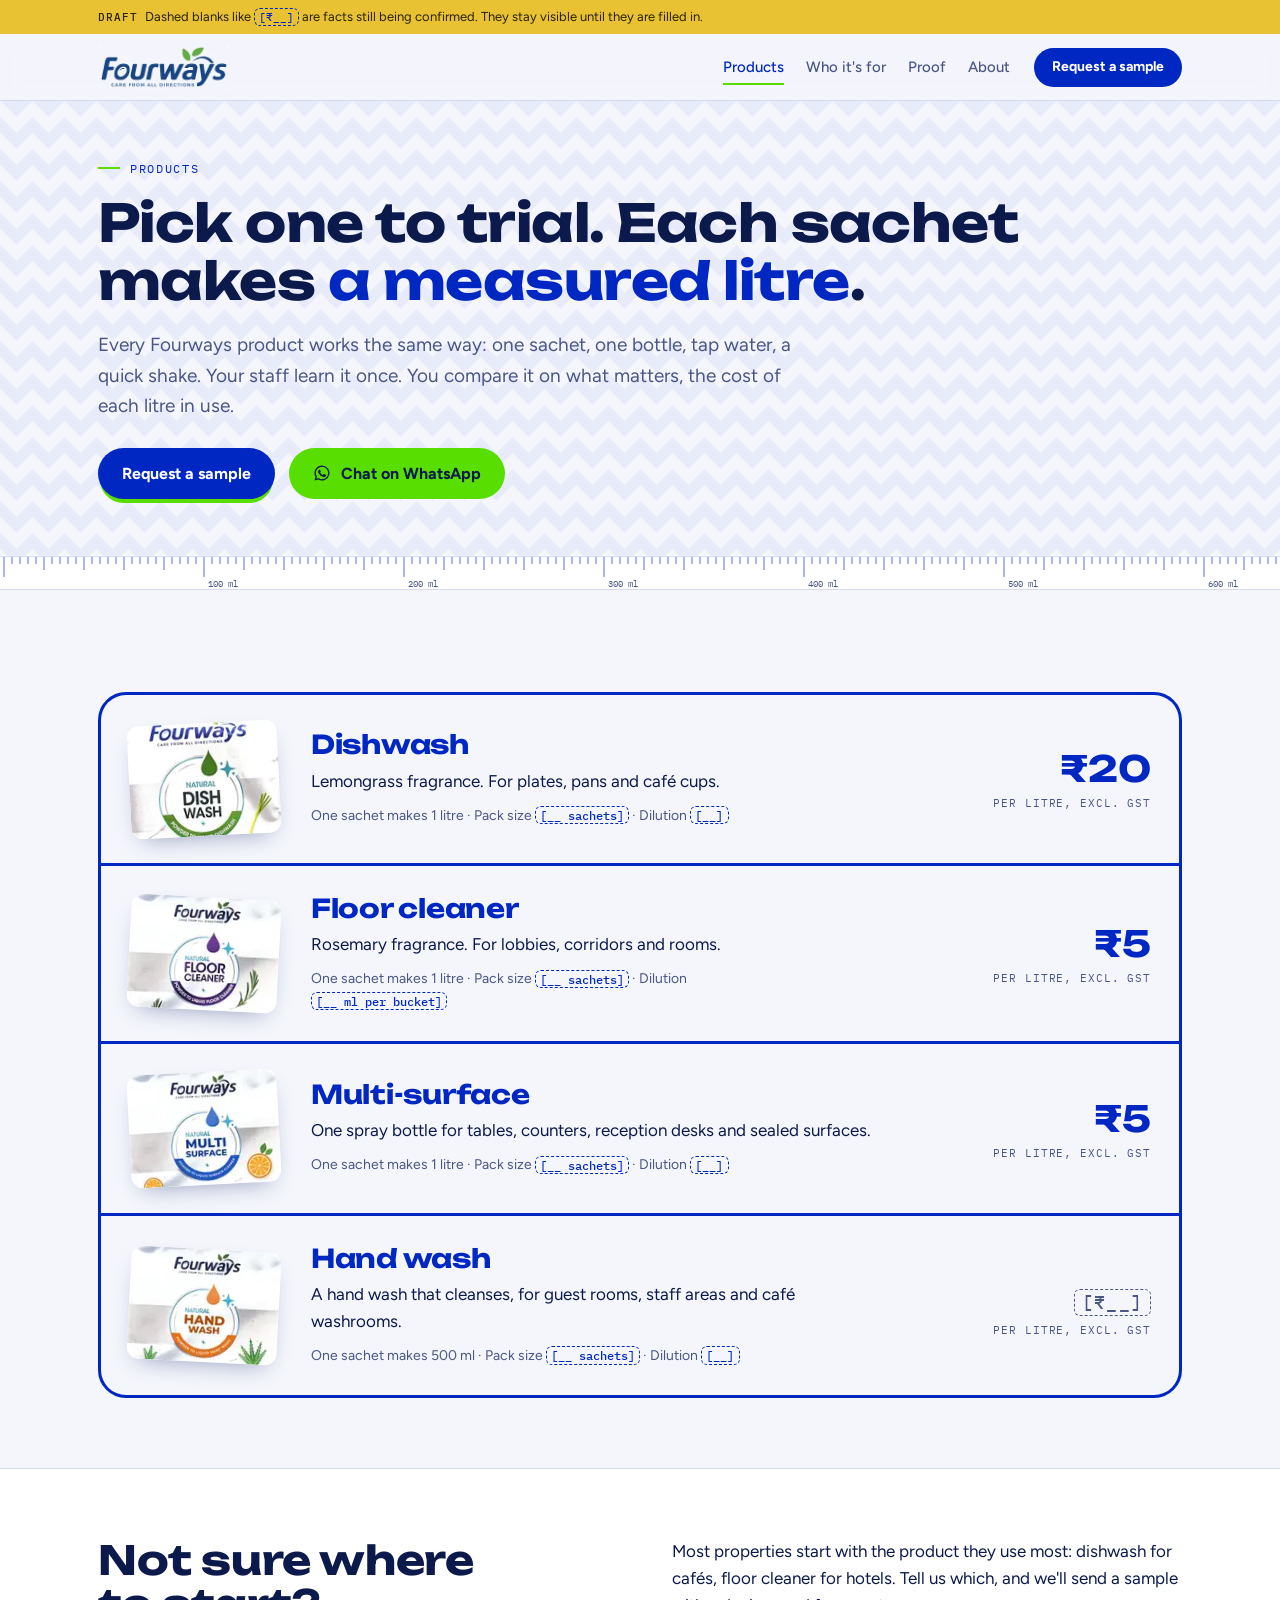
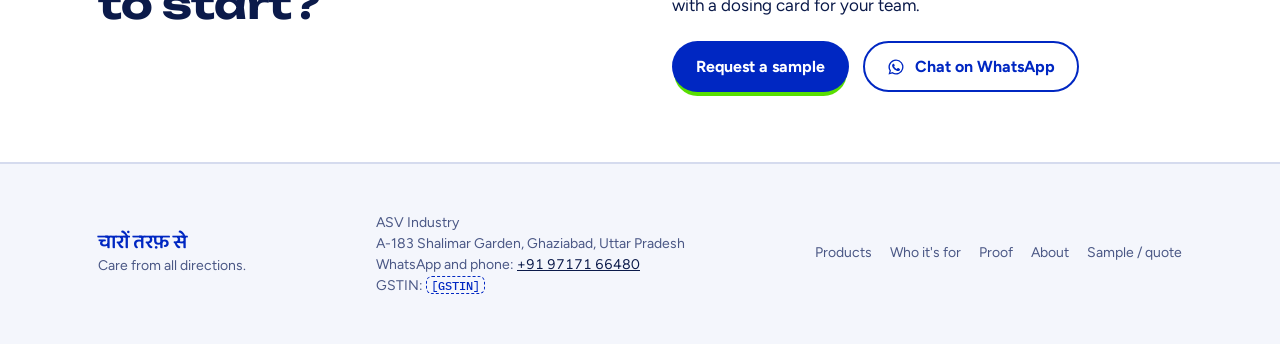
<file: products.html>
<!doctype html>
<html lang="en-IN">
<head>
<meta charset="utf-8">
<meta name="viewport" content="width=device-width,initial-scale=1,viewport-fit=cover">
<title>Products: Fourways cleaning sachets from ₹5 a litre + GST</title>
<meta name="description" content="Dishwash, floor cleaner, multi-surface and hand wash. One sachet, one bottle, tap water. Cost per litre excluding GST.">
<meta name="color-scheme" content="only light">
<meta name="theme-color" content="#F4F6FC">
<link rel="icon" href="img/logo.png">
<link rel="preconnect" href="https://fonts.googleapis.com">
<link rel="preconnect" href="https://fonts.gstatic.com" crossorigin>
<link rel="stylesheet" href="https://fonts.googleapis.com/css2?family=Unbounded:wght@500;700&family=Figtree:ital,wght@0,400;0,500;0,700;1,400&family=IBM+Plex+Mono:wght@400;500&display=swap" media="print" onload="this.media='all'">
<link rel="stylesheet" href="https://fonts.googleapis.com/css2?family=Baloo+2:wght@600&display=swap&text=%E0%A4%9A%E0%A4%BE%E0%A4%B0%E0%A5%8B%E0%A4%82%20%E0%A4%A4%E0%A4%B0%E0%A4%AB%E0%A4%BC%20%E0%A4%B8%E0%A5%87" media="print" onload="this.media='all'">
<noscript><link rel="stylesheet" href="https://fonts.googleapis.com/css2?family=Unbounded:wght@500;700&family=Figtree:ital,wght@0,400;0,500;0,700;1,400&family=IBM+Plex+Mono:wght@400;500&display=swap"><link rel="stylesheet" href="https://fonts.googleapis.com/css2?family=Baloo+2:wght@600&display=swap&text=%E0%A4%9A%E0%A4%BE%E0%A4%B0%E0%A5%8B%E0%A4%82%20%E0%A4%A4%E0%A4%B0%E0%A4%AB%E0%A4%BC%20%E0%A4%B8%E0%A5%87"></noscript>
<link rel="stylesheet" href="css/site.css">
</head>
<body>
<a class="skip" href="#main">Skip to content</a>
<div class="draft" role="note"><div class="wrap"><b>Draft</b><span>Dashed blanks like <span class="blank">[₹__]</span> are facts still being confirmed. They stay visible until they are filled in.</span></div></div>
<header class="site"><div class="wrap">
  <a href="index.html" aria-label="Fourways home"><picture><source srcset="img/logo.webp" type="image/webp"><img class="logo" src="img/logo.png" width="132" height="46" alt="Fourways"></picture></a>
  <nav class="main" aria-label="Main"><a href="products.html" aria-current="page">Products</a><a href="who-its-for.html">Who it's for</a><a href="proof.html">Proof</a><a href="about.html">About</a></nav>
  <a class="btn btn-navy sm" href="sample.html">Request a sample</a>
</div></header>
<main id="main">
<section class="page-head" aria-labelledby="h1">
  <div class="wrap">
    <p class="eyebrow">Products</p>
    <h1 id="h1">Pick one to trial. Each sachet makes <em>a measured litre</em>.</h1>
    <p class="lead">Every Fourways product works the same way: one sachet, one bottle, tap water, a quick shake. Your staff learn it once. You compare it on what matters, the cost of each litre in use.</p>
    <div class="cta-row"><a class="btn btn-navy" href="sample.html">Request a sample</a><a class="btn btn-green" href="https://wa.me/919717166480?text=Hello%20Fourways%2C%20I%27d%20like%20a%20sample.%20Which%20product%20should%20we%20start%20with%3F" target="_blank" rel="noopener"><svg class="wa" viewBox="0 0 24 24" aria-hidden="true"><path fill="currentColor" d="M12 2a10 10 0 0 0-8.6 15.1L2 22l5-1.3A10 10 0 1 0 12 2Zm0 18.2a8.2 8.2 0 0 1-4.2-1.2l-.3-.2-3 .8.8-2.9-.2-.3A8.2 8.2 0 1 1 12 20.2Zm4.5-6.1c-.2-.1-1.5-.7-1.7-.8s-.4-.1-.6.1-.7.8-.8 1-.3.2-.5.1a6.7 6.7 0 0 1-3.3-2.9c-.3-.4.3-.4.7-1.3a.5.5 0 0 0 0-.4l-.8-1.8c-.2-.5-.4-.4-.6-.4h-.5a1 1 0 0 0-.7.3 2.9 2.9 0 0 0-.9 2.2 5 5 0 0 0 1.1 2.7 11.4 11.4 0 0 0 4.4 3.9c1.6.7 2.3.8 3.1.6a2.6 2.6 0 0 0 1.7-1.2 2.1 2.1 0 0 0 .2-1.2c-.1-.1-.3-.2-.5-.3Z"/></svg>Chat on WhatsApp</a></div>
  </div>
</section>
<div class="ruler" aria-hidden="true"><svg></svg></div>
<section aria-label="The four products">
  <div class="wrap">
    <div class="plist">
      <article class="prow">
        <picture><source type="image/webp" srcset="img/dishwash-160.webp 160w, img/dishwash-320.webp 320w" sizes="(max-width:700px) 88px, 150px"><img src="img/dishwash-320.jpg" width="150" height="113" loading="eager" decoding="async" alt="Fourways Natural Dish Wash sachet, powder to liquid"></picture>
        <div><h2>Dishwash</h2><p>Lemongrass fragrance. For plates, pans and café cups.</p><p class="spec">One sachet makes 1 litre · Pack size <span class="blank">[__ sachets]</span> · Dilution <span class="blank">[__]</span></p></div>
        <p class="per"><b>₹20</b><span>per litre, excl. GST</span></p>
      </article>
      <article class="prow">
        <picture><source type="image/webp" srcset="img/floor-160.webp 160w, img/floor-320.webp 320w" sizes="(max-width:700px) 88px, 150px"><img src="img/floor-320.jpg" width="150" height="113" loading="eager" decoding="async" alt="Fourways Natural Floor Cleaner sachet, powder to liquid"></picture>
        <div><h2>Floor cleaner</h2><p>Rosemary fragrance. For lobbies, corridors and rooms.</p><p class="spec">One sachet makes 1 litre · Pack size <span class="blank">[__ sachets]</span> · Dilution <span class="blank">[__ ml per bucket]</span></p></div>
        <p class="per"><b>₹5</b><span>per litre, excl. GST</span></p>
      </article>
      <article class="prow">
        <picture><source type="image/webp" srcset="img/multi-surface-160.webp 160w, img/multi-surface-320.webp 320w" sizes="(max-width:700px) 88px, 150px"><img src="img/multi-surface-320.jpg" width="150" height="113" loading="lazy" decoding="async" alt="Fourways Natural Multi Surface sachet, powder to liquid"></picture>
        <div><h2>Multi-surface</h2><p>One spray bottle for tables, counters, reception desks and sealed surfaces.</p><p class="spec">One sachet makes 1 litre · Pack size <span class="blank">[__ sachets]</span> · Dilution <span class="blank">[__]</span></p></div>
        <p class="per"><b>₹5</b><span>per litre, excl. GST</span></p>
      </article>
      <article class="prow">
        <picture><source type="image/webp" srcset="img/hand-wash-160.webp 160w, img/hand-wash-320.webp 320w" sizes="(max-width:700px) 88px, 150px"><img src="img/hand-wash-320.jpg" width="150" height="113" loading="lazy" decoding="async" alt="Fourways Natural Hand Wash sachet, powder to liquid"></picture>
        <div><h2>Hand wash</h2><p>A hand wash that cleanses, for guest rooms, staff areas and café washrooms.</p><p class="spec">One sachet makes 500 ml · Pack size <span class="blank">[__ sachets]</span> · Dilution <span class="blank">[__]</span></p></div>
        <p class="per"><b><span class="blank">[₹__]</span></b><span>per litre, excl. GST</span></p>
      </article>
    </div>
  </div>
</section>
<section class="band" aria-labelledby="h-start">
  <div class="wrap split">
    <div class="sec-head"><h2 id="h-start">Not sure where to start?</h2></div>
    <div class="prose"><p>Most properties start with the product they use most: dishwash for cafés, floor cleaner for hotels. Tell us which, and we'll send a sample with a dosing card for your team.</p>
      <div class="cta-row" style="margin-top:22px"><a class="btn btn-navy" href="sample.html">Request a sample</a><a class="btn btn-line" href="https://wa.me/919717166480?text=Hello%20Fourways%2C%20I%27d%20like%20a%20sample.%20Which%20product%20should%20we%20start%20with%3F" target="_blank" rel="noopener"><svg class="wa" viewBox="0 0 24 24" aria-hidden="true"><path fill="currentColor" d="M12 2a10 10 0 0 0-8.6 15.1L2 22l5-1.3A10 10 0 1 0 12 2Zm0 18.2a8.2 8.2 0 0 1-4.2-1.2l-.3-.2-3 .8.8-2.9-.2-.3A8.2 8.2 0 1 1 12 20.2Zm4.5-6.1c-.2-.1-1.5-.7-1.7-.8s-.4-.1-.6.1-.7.8-.8 1-.3.2-.5.1a6.7 6.7 0 0 1-3.3-2.9c-.3-.4.3-.4.7-1.3a.5.5 0 0 0 0-.4l-.8-1.8c-.2-.5-.4-.4-.6-.4h-.5a1 1 0 0 0-.7.3 2.9 2.9 0 0 0-.9 2.2 5 5 0 0 0 1.1 2.7 11.4 11.4 0 0 0 4.4 3.9c1.6.7 2.3.8 3.1.6a2.6 2.6 0 0 0 1.7-1.2 2.1 2.1 0 0 0 .2-1.2c-.1-.1-.3-.2-.5-.3Z"/></svg>Chat on WhatsApp</a></div>
    </div>
  </div>
</section>


</main>
<footer><div class="wrap">
  <div><span class="hi" lang="hi">चारों तरफ़ से</span><br>Care from all directions.</div>
  <address>ASV Industry<br>A-183 Shalimar Garden, Ghaziabad, Uttar Pradesh<br>WhatsApp and phone: <a class="tel" href="https://wa.me/919717166480?text=Hello%20Fourways%2C%20I%27d%20like%20a%20sample.%20Which%20product%20should%20we%20start%20with%3F" target="_blank" rel="noopener">+91 97171 66480</a><br>GSTIN: <span class="blank">[GSTIN]</span></address>
  <nav aria-label="Footer"><a href="products.html">Products</a><a href="who-its-for.html">Who it's for</a><a href="proof.html">Proof</a><a href="about.html">About</a><a href="sample.html">Sample / quote</a></nav>
</div></footer>
<script src="js/site.js" defer></script>
</body>
</html>
</file>
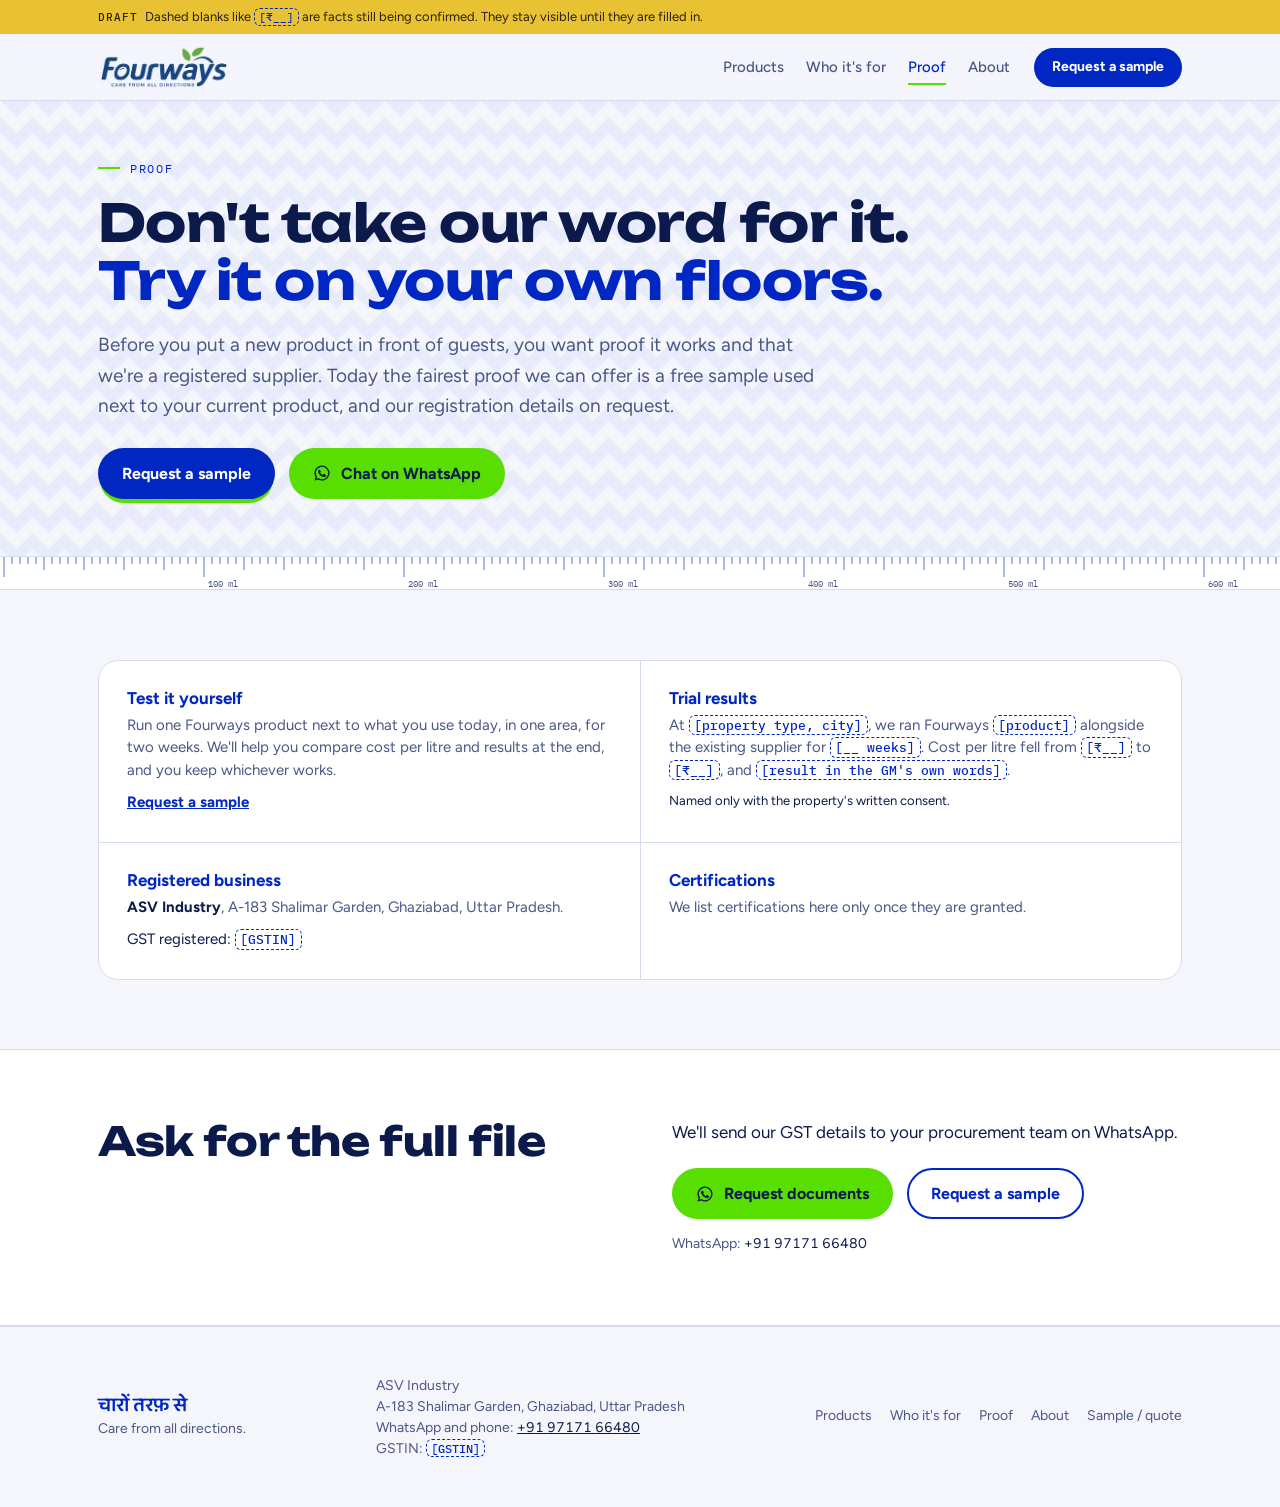
<file: proof.html>
<!doctype html>
<html lang="en-IN">
<head>
<meta charset="utf-8">
<meta name="viewport" content="width=device-width,initial-scale=1,viewport-fit=cover">
<title>Proof: try Fourways on your own floors</title>
<meta name="description" content="The fairest proof we can offer today: a free sample used next to your current product, and our registration details on request.">
<meta name="color-scheme" content="only light">
<meta name="theme-color" content="#F4F6FC">
<link rel="icon" href="img/logo.png">
<link rel="preconnect" href="https://fonts.googleapis.com">
<link rel="preconnect" href="https://fonts.gstatic.com" crossorigin>
<link rel="stylesheet" href="https://fonts.googleapis.com/css2?family=Unbounded:wght@500;700&family=Figtree:ital,wght@0,400;0,500;0,700;1,400&family=IBM+Plex+Mono:wght@400;500&display=swap" media="print" onload="this.media='all'">
<link rel="stylesheet" href="https://fonts.googleapis.com/css2?family=Baloo+2:wght@600&display=swap&text=%E0%A4%9A%E0%A4%BE%E0%A4%B0%E0%A5%8B%E0%A4%82%20%E0%A4%A4%E0%A4%B0%E0%A4%AB%E0%A4%BC%20%E0%A4%B8%E0%A5%87" media="print" onload="this.media='all'">
<noscript><link rel="stylesheet" href="https://fonts.googleapis.com/css2?family=Unbounded:wght@500;700&family=Figtree:ital,wght@0,400;0,500;0,700;1,400&family=IBM+Plex+Mono:wght@400;500&display=swap"><link rel="stylesheet" href="https://fonts.googleapis.com/css2?family=Baloo+2:wght@600&display=swap&text=%E0%A4%9A%E0%A4%BE%E0%A4%B0%E0%A5%8B%E0%A4%82%20%E0%A4%A4%E0%A4%B0%E0%A4%AB%E0%A4%BC%20%E0%A4%B8%E0%A5%87"></noscript>
<link rel="stylesheet" href="css/site.css">
</head>
<body>
<a class="skip" href="#main">Skip to content</a>
<div class="draft" role="note"><div class="wrap"><b>Draft</b><span>Dashed blanks like <span class="blank">[₹__]</span> are facts still being confirmed. They stay visible until they are filled in.</span></div></div>
<header class="site"><div class="wrap">
  <a href="index.html" aria-label="Fourways home"><picture><source srcset="img/logo.webp" type="image/webp"><img class="logo" src="img/logo.png" width="132" height="46" alt="Fourways"></picture></a>
  <nav class="main" aria-label="Main"><a href="products.html">Products</a><a href="who-its-for.html">Who it's for</a><a href="proof.html" aria-current="page">Proof</a><a href="about.html">About</a></nav>
  <a class="btn btn-navy sm" href="sample.html">Request a sample</a>
</div></header>
<main id="main">
<section class="page-head" aria-labelledby="h1">
  <div class="wrap">
    <p class="eyebrow">Proof</p>
    <h1 id="h1">Don't take our word for it. <em>Try it on your own floors.</em></h1>
    <p class="lead">Before you put a new product in front of guests, you want proof it works and that we're a registered supplier. Today the fairest proof we can offer is a free sample used next to your current product, and our registration details on request.</p>
    <div class="cta-row"><a class="btn btn-navy" href="sample.html">Request a sample</a><a class="btn btn-green" href="https://wa.me/919717166480?text=Hello%20Fourways%2C%20please%20send%20your%20GST%20details%20to%20our%20procurement%20team." target="_blank" rel="noopener"><svg class="wa" viewBox="0 0 24 24" aria-hidden="true"><path fill="currentColor" d="M12 2a10 10 0 0 0-8.6 15.1L2 22l5-1.3A10 10 0 1 0 12 2Zm0 18.2a8.2 8.2 0 0 1-4.2-1.2l-.3-.2-3 .8.8-2.9-.2-.3A8.2 8.2 0 1 1 12 20.2Zm4.5-6.1c-.2-.1-1.5-.7-1.7-.8s-.4-.1-.6.1-.7.8-.8 1-.3.2-.5.1a6.7 6.7 0 0 1-3.3-2.9c-.3-.4.3-.4.7-1.3a.5.5 0 0 0 0-.4l-.8-1.8c-.2-.5-.4-.4-.6-.4h-.5a1 1 0 0 0-.7.3 2.9 2.9 0 0 0-.9 2.2 5 5 0 0 0 1.1 2.7 11.4 11.4 0 0 0 4.4 3.9c1.6.7 2.3.8 3.1.6a2.6 2.6 0 0 0 1.7-1.2 2.1 2.1 0 0 0 .2-1.2c-.1-.1-.3-.2-.5-.3Z"/></svg>Chat on WhatsApp</a></div>
  </div>
</section>
<div class="ruler" aria-hidden="true"><svg></svg></div>
<section aria-label="What we can show you">
  <div class="wrap">
    <div class="pgrid" style="margin-top:0">
      <div class="pitem"><h3>Test it yourself</h3><p>Run one Fourways product next to what you use today, in one area, for two weeks. We'll help you compare cost per litre and results at the end, and you keep whichever works.</p><p class="pmeta"><a href="sample.html">Request a sample</a></p></div>
      <div class="pitem"><h3>Trial results</h3><p>At <span class="blank">[property type, city]</span>, we ran Fourways <span class="blank">[product]</span> alongside the existing supplier for <span class="blank">[__ weeks]</span>. Cost per litre fell from <span class="blank">[₹__]</span> to <span class="blank">[₹__]</span>, and <span class="blank">[result in the GM's own words]</span>.</p><p class="pmeta muted" style="font-size:13px">Named only with the property's written consent.</p></div>
      <div class="pitem"><h3>Registered business</h3><p><b>ASV Industry</b>, A-183 Shalimar Garden, Ghaziabad, Uttar Pradesh.</p><p class="pmeta">GST registered: <span class="blank">[GSTIN]</span></p></div>
      <div class="pitem"><h3>Certifications</h3><p>We list certifications here only once they are granted.</p></div>
    </div>
  </div>
</section>
<section class="band" aria-labelledby="h-file">
  <div class="wrap split">
    <div class="sec-head"><h2 id="h-file">Ask for the full file</h2></div>
    <div class="prose"><p>We'll send our GST details to your procurement team on WhatsApp.</p>
      <div class="cta-row" style="margin-top:22px"><a class="btn btn-green" href="https://wa.me/919717166480?text=Hello%20Fourways%2C%20please%20send%20your%20GST%20details%20to%20our%20procurement%20team." target="_blank" rel="noopener"><svg class="wa" viewBox="0 0 24 24" aria-hidden="true"><path fill="currentColor" d="M12 2a10 10 0 0 0-8.6 15.1L2 22l5-1.3A10 10 0 1 0 12 2Zm0 18.2a8.2 8.2 0 0 1-4.2-1.2l-.3-.2-3 .8.8-2.9-.2-.3A8.2 8.2 0 1 1 12 20.2Zm4.5-6.1c-.2-.1-1.5-.7-1.7-.8s-.4-.1-.6.1-.7.8-.8 1-.3.2-.5.1a6.7 6.7 0 0 1-3.3-2.9c-.3-.4.3-.4.7-1.3a.5.5 0 0 0 0-.4l-.8-1.8c-.2-.5-.4-.4-.6-.4h-.5a1 1 0 0 0-.7.3 2.9 2.9 0 0 0-.9 2.2 5 5 0 0 0 1.1 2.7 11.4 11.4 0 0 0 4.4 3.9c1.6.7 2.3.8 3.1.6a2.6 2.6 0 0 0 1.7-1.2 2.1 2.1 0 0 0 .2-1.2c-.1-.1-.3-.2-.5-.3Z"/></svg>Request documents</a><a class="btn btn-line" href="sample.html">Request a sample</a></div>
      <p class="muted" style="margin-top:14px;font-size:14px">WhatsApp: <span class="tel">+91 97171 66480</span></p>
    </div>
  </div>
</section>


</main>
<footer><div class="wrap">
  <div><span class="hi" lang="hi">चारों तरफ़ से</span><br>Care from all directions.</div>
  <address>ASV Industry<br>A-183 Shalimar Garden, Ghaziabad, Uttar Pradesh<br>WhatsApp and phone: <a class="tel" href="https://wa.me/919717166480?text=Hello%20Fourways%2C%20please%20send%20your%20GST%20details%20to%20our%20procurement%20team." target="_blank" rel="noopener">+91 97171 66480</a><br>GSTIN: <span class="blank">[GSTIN]</span></address>
  <nav aria-label="Footer"><a href="products.html">Products</a><a href="who-its-for.html">Who it's for</a><a href="proof.html">Proof</a><a href="about.html">About</a><a href="sample.html">Sample / quote</a></nav>
</div></footer>
<script src="js/site.js" defer></script>
</body>
</html>
</file>
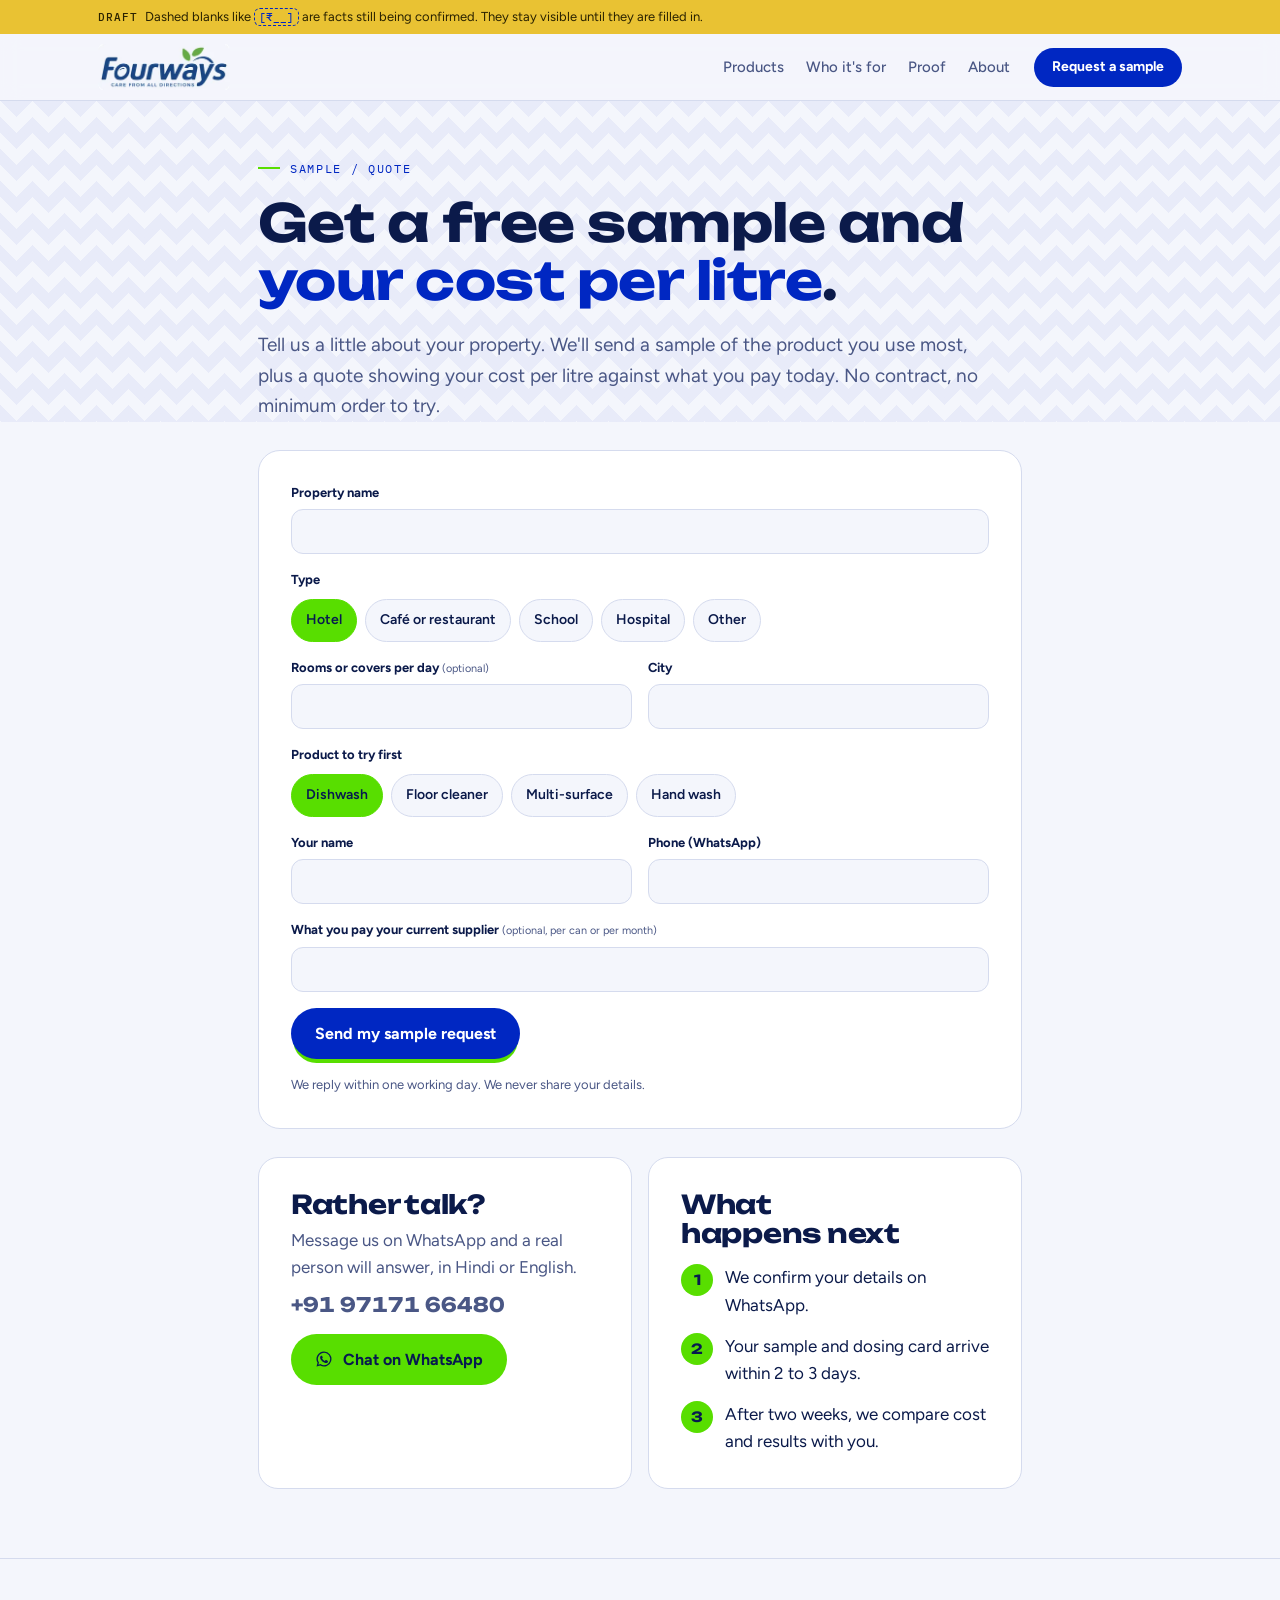
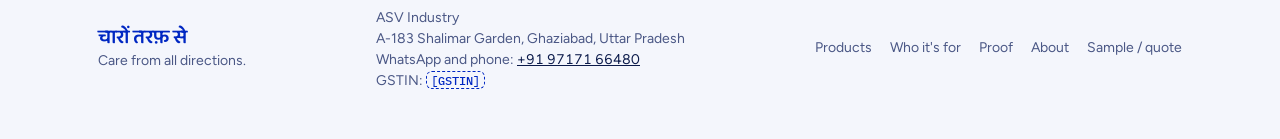
<file: sample.html>
<!doctype html>
<html lang="en-IN">
<head>
<meta charset="utf-8">
<meta name="viewport" content="width=device-width,initial-scale=1,viewport-fit=cover">
<title>Get a free sample and your cost per litre | Fourways</title>
<meta name="description" content="Tell us about your property. We'll send a sample of the product you use most, plus a quote showing your cost per litre. We reply within one working day.">
<meta name="color-scheme" content="only light">
<meta name="theme-color" content="#F4F6FC">
<link rel="icon" href="img/logo.png">
<link rel="preconnect" href="https://fonts.googleapis.com">
<link rel="preconnect" href="https://fonts.gstatic.com" crossorigin>
<link rel="stylesheet" href="https://fonts.googleapis.com/css2?family=Unbounded:wght@500;700&family=Figtree:ital,wght@0,400;0,500;0,700;1,400&family=IBM+Plex+Mono:wght@400;500&display=swap" media="print" onload="this.media='all'">
<link rel="stylesheet" href="https://fonts.googleapis.com/css2?family=Baloo+2:wght@600&display=swap&text=%E0%A4%9A%E0%A4%BE%E0%A4%B0%E0%A5%8B%E0%A4%82%20%E0%A4%A4%E0%A4%B0%E0%A4%AB%E0%A4%BC%20%E0%A4%B8%E0%A5%87" media="print" onload="this.media='all'">
<noscript><link rel="stylesheet" href="https://fonts.googleapis.com/css2?family=Unbounded:wght@500;700&family=Figtree:ital,wght@0,400;0,500;0,700;1,400&family=IBM+Plex+Mono:wght@400;500&display=swap"><link rel="stylesheet" href="https://fonts.googleapis.com/css2?family=Baloo+2:wght@600&display=swap&text=%E0%A4%9A%E0%A4%BE%E0%A4%B0%E0%A5%8B%E0%A4%82%20%E0%A4%A4%E0%A4%B0%E0%A4%AB%E0%A4%BC%20%E0%A4%B8%E0%A5%87"></noscript>
<link rel="stylesheet" href="css/site.css">
</head>
<body>
<a class="skip" href="#main">Skip to content</a>
<div class="draft" role="note"><div class="wrap"><b>Draft</b><span>Dashed blanks like <span class="blank">[₹__]</span> are facts still being confirmed. They stay visible until they are filled in.</span></div></div>
<header class="site"><div class="wrap">
  <a href="index.html" aria-label="Fourways home"><picture><source srcset="img/logo.webp" type="image/webp"><img class="logo" src="img/logo.png" width="132" height="46" alt="Fourways"></picture></a>
  <nav class="main" aria-label="Main"><a href="products.html">Products</a><a href="who-its-for.html">Who it's for</a><a href="proof.html">Proof</a><a href="about.html">About</a></nav>
  <a class="btn btn-navy sm" href="sample.html">Request a sample</a>
</div></header>
<main id="main">
<section class="page-head sample" aria-labelledby="h1" style="padding-bottom:0">
  <div class="wrap">
    <p class="eyebrow">Sample / quote</p>
    <h1 id="h1">Get a free sample and <em>your cost per litre</em>.</h1>
    <p class="lead">Tell us a little about your property. We'll send a sample of the product you use most, plus a quote showing your cost per litre against what you pay today. No contract, no minimum order to try.</p>
  </div>
</section>
<section class="sample" aria-label="Sample request form" style="padding-top:0">
  <div class="wrap">
    <form class="req" id="req" novalidate>
  <div class="f full"><label for="r-prop">Property name</label><input id="r-prop" name="prop" required autocomplete="organization"></div>
  <fieldset class="f full chips"><legend>Type</legend>
    <label><input type="radio" name="type" value="Hotel" checked><span>Hotel</span></label>
    <label><input type="radio" name="type" value="Café or restaurant"><span>Café or restaurant</span></label>
    <label><input type="radio" name="type" value="School"><span>School</span></label>
    <label><input type="radio" name="type" value="Hospital"><span>Hospital</span></label>
    <label><input type="radio" name="type" value="Other"><span>Other</span></label>
  </fieldset>
  <div class="f"><label for="r-size">Rooms or covers per day <small>(optional)</small></label><input id="r-size" name="size" inputmode="numeric"></div>
  <div class="f"><label for="r-city">City</label><input id="r-city" name="city" required autocomplete="address-level2"></div>
  <fieldset class="f full chips"><legend>Product to try first</legend>
    <label><input type="radio" name="prod" value="Dishwash" checked><span>Dishwash</span></label>
    <label><input type="radio" name="prod" value="Floor cleaner"><span>Floor cleaner</span></label>
    <label><input type="radio" name="prod" value="Multi-surface"><span>Multi-surface</span></label>
    <label><input type="radio" name="prod" value="Hand wash"><span>Hand wash</span></label>
  </fieldset>
  <div class="f"><label for="r-name">Your name</label><input id="r-name" name="name" required autocomplete="name"></div>
  <div class="f"><label for="r-phone">Phone (WhatsApp)</label><input id="r-phone" name="phone" type="tel" required pattern="[0-9+ \-]{10,15}" autocomplete="tel"></div>
  <div class="f full"><label for="r-pay">What you pay your current supplier <small>(optional, per can or per month)</small></label><input id="r-pay" name="pay"></div>
  <div class="actions"><button class="btn btn-navy" type="submit">Send my sample request</button></div>
  <p class="note" id="r-msg">We reply within one working day. We never share your details.</p>
</form>

    <div class="talk">
      <div class="card">
        <h2>Rather talk?</h2>
        <p>Message us on WhatsApp and a real person will answer, in Hindi or English.</p>
        <p class="num" style="margin-top:10px">+91 97171 66480</p>
        <div class="cta-row" style="margin-top:16px"><a class="btn btn-green" href="https://wa.me/919717166480?text=Hello%20Fourways%2C%20I%27d%20like%20a%20free%20sample." target="_blank" rel="noopener"><svg class="wa" viewBox="0 0 24 24" aria-hidden="true"><path fill="currentColor" d="M12 2a10 10 0 0 0-8.6 15.1L2 22l5-1.3A10 10 0 1 0 12 2Zm0 18.2a8.2 8.2 0 0 1-4.2-1.2l-.3-.2-3 .8.8-2.9-.2-.3A8.2 8.2 0 1 1 12 20.2Zm4.5-6.1c-.2-.1-1.5-.7-1.7-.8s-.4-.1-.6.1-.7.8-.8 1-.3.2-.5.1a6.7 6.7 0 0 1-3.3-2.9c-.3-.4.3-.4.7-1.3a.5.5 0 0 0 0-.4l-.8-1.8c-.2-.5-.4-.4-.6-.4h-.5a1 1 0 0 0-.7.3 2.9 2.9 0 0 0-.9 2.2 5 5 0 0 0 1.1 2.7 11.4 11.4 0 0 0 4.4 3.9c1.6.7 2.3.8 3.1.6a2.6 2.6 0 0 0 1.7-1.2 2.1 2.1 0 0 0 .2-1.2c-.1-.1-.3-.2-.5-.3Z"/></svg>Chat on WhatsApp</a></div>
      </div>
      <div class="card">
        <h2>What happens next</h2>
        <ol class="nlist" style="margin-top:16px">
          <li><span>We confirm your details on WhatsApp.</span></li>
          <li><span>Your sample and dosing card arrive within 2 to 3 days.</span></li>
          <li><span>After two weeks, we compare cost and results with you.</span></li>
        </ol>
      </div>
    </div>
  </div>
</section>

</main>
<footer><div class="wrap">
  <div><span class="hi" lang="hi">चारों तरफ़ से</span><br>Care from all directions.</div>
  <address>ASV Industry<br>A-183 Shalimar Garden, Ghaziabad, Uttar Pradesh<br>WhatsApp and phone: <a class="tel" href="https://wa.me/919717166480?text=Hello%20Fourways%2C%20I%27d%20like%20a%20free%20sample." target="_blank" rel="noopener">+91 97171 66480</a><br>GSTIN: <span class="blank">[GSTIN]</span></address>
  <nav aria-label="Footer"><a href="products.html">Products</a><a href="who-its-for.html">Who it's for</a><a href="proof.html">Proof</a><a href="about.html">About</a><a href="sample.html">Sample / quote</a></nav>
</div></footer>
<script src="js/site.js" defer></script>
</body>
</html>
</file>
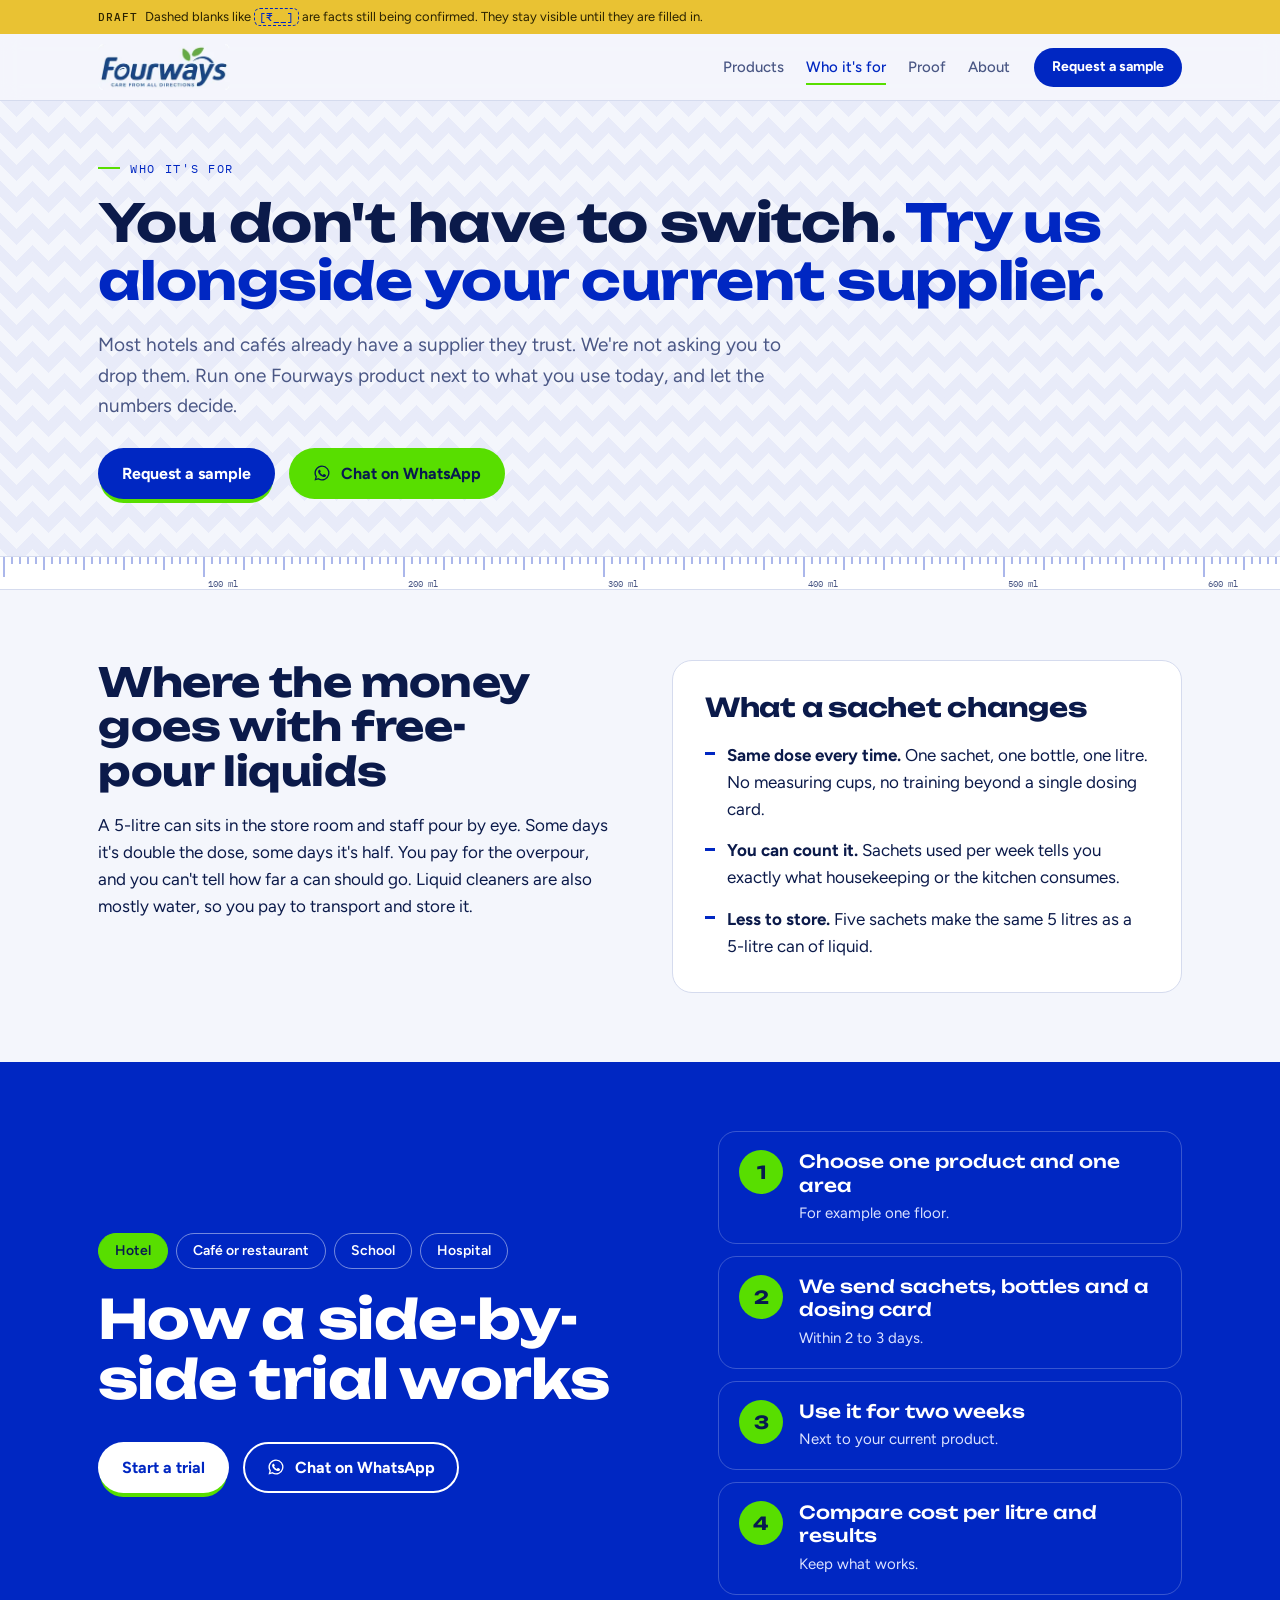
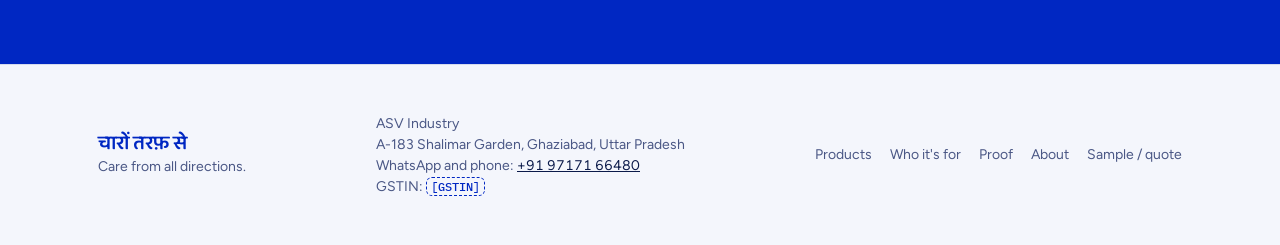
<file: who-its-for.html>
<!doctype html>
<html lang="en-IN">
<head>
<meta charset="utf-8">
<meta name="viewport" content="width=device-width,initial-scale=1,viewport-fit=cover">
<title>Who it's for: hotels, cafés, schools and hospitals | Fourways</title>
<meta name="description" content="You don't have to switch. Run one Fourways product next to your current supplier for two weeks and let the numbers decide.">
<meta name="color-scheme" content="only light">
<meta name="theme-color" content="#F4F6FC">
<link rel="icon" href="img/logo.png">
<link rel="preconnect" href="https://fonts.googleapis.com">
<link rel="preconnect" href="https://fonts.gstatic.com" crossorigin>
<link rel="stylesheet" href="https://fonts.googleapis.com/css2?family=Unbounded:wght@500;700&family=Figtree:ital,wght@0,400;0,500;0,700;1,400&family=IBM+Plex+Mono:wght@400;500&display=swap" media="print" onload="this.media='all'">
<link rel="stylesheet" href="https://fonts.googleapis.com/css2?family=Baloo+2:wght@600&display=swap&text=%E0%A4%9A%E0%A4%BE%E0%A4%B0%E0%A5%8B%E0%A4%82%20%E0%A4%A4%E0%A4%B0%E0%A4%AB%E0%A4%BC%20%E0%A4%B8%E0%A5%87" media="print" onload="this.media='all'">
<noscript><link rel="stylesheet" href="https://fonts.googleapis.com/css2?family=Unbounded:wght@500;700&family=Figtree:ital,wght@0,400;0,500;0,700;1,400&family=IBM+Plex+Mono:wght@400;500&display=swap"><link rel="stylesheet" href="https://fonts.googleapis.com/css2?family=Baloo+2:wght@600&display=swap&text=%E0%A4%9A%E0%A4%BE%E0%A4%B0%E0%A5%8B%E0%A4%82%20%E0%A4%A4%E0%A4%B0%E0%A4%AB%E0%A4%BC%20%E0%A4%B8%E0%A5%87"></noscript>
<link rel="stylesheet" href="css/site.css">
</head>
<body>
<a class="skip" href="#main">Skip to content</a>
<div class="draft" role="note"><div class="wrap"><b>Draft</b><span>Dashed blanks like <span class="blank">[₹__]</span> are facts still being confirmed. They stay visible until they are filled in.</span></div></div>
<header class="site"><div class="wrap">
  <a href="index.html" aria-label="Fourways home"><picture><source srcset="img/logo.webp" type="image/webp"><img class="logo" src="img/logo.png" width="132" height="46" alt="Fourways"></picture></a>
  <nav class="main" aria-label="Main"><a href="products.html">Products</a><a href="who-its-for.html" aria-current="page">Who it's for</a><a href="proof.html">Proof</a><a href="about.html">About</a></nav>
  <a class="btn btn-navy sm" href="sample.html">Request a sample</a>
</div></header>
<main id="main">
<section class="page-head" aria-labelledby="h1">
  <div class="wrap">
    <p class="eyebrow">Who it's for</p>
    <h1 id="h1">You don't have to switch. <em>Try us alongside your current supplier.</em></h1>
    <p class="lead">Most hotels and cafés already have a supplier they trust. We're not asking you to drop them. Run one Fourways product next to what you use today, and let the numbers decide.</p>
    <div class="cta-row"><a class="btn btn-navy" href="sample.html">Request a sample</a><a class="btn btn-green" href="https://wa.me/919717166480?text=Hello%20Fourways%2C%20we%27d%20like%20to%20run%20a%20side-by-side%20trial." target="_blank" rel="noopener"><svg class="wa" viewBox="0 0 24 24" aria-hidden="true"><path fill="currentColor" d="M12 2a10 10 0 0 0-8.6 15.1L2 22l5-1.3A10 10 0 1 0 12 2Zm0 18.2a8.2 8.2 0 0 1-4.2-1.2l-.3-.2-3 .8.8-2.9-.2-.3A8.2 8.2 0 1 1 12 20.2Zm4.5-6.1c-.2-.1-1.5-.7-1.7-.8s-.4-.1-.6.1-.7.8-.8 1-.3.2-.5.1a6.7 6.7 0 0 1-3.3-2.9c-.3-.4.3-.4.7-1.3a.5.5 0 0 0 0-.4l-.8-1.8c-.2-.5-.4-.4-.6-.4h-.5a1 1 0 0 0-.7.3 2.9 2.9 0 0 0-.9 2.2 5 5 0 0 0 1.1 2.7 11.4 11.4 0 0 0 4.4 3.9c1.6.7 2.3.8 3.1.6a2.6 2.6 0 0 0 1.7-1.2 2.1 2.1 0 0 0 .2-1.2c-.1-.1-.3-.2-.5-.3Z"/></svg>Chat on WhatsApp</a></div>
  </div>
</section>
<div class="ruler" aria-hidden="true"><svg></svg></div>
<section aria-labelledby="h-money">
  <div class="wrap split">
    <div class="prose">
      <h2 id="h-money">Where the money goes with free-pour liquids</h2>
      <p style="margin-top:18px">A 5-litre can sits in the store room and staff pour by eye. Some days it's double the dose, some days it's half. You pay for the overpour, and you can't tell how far a can should go. Liquid cleaners are also mostly water, so you pay to transport and store it.</p>
    </div>
    <div class="card">
      <h2 style="font-size:clamp(20px,2.2vw,26px)">What a sachet changes</h2>
      <ul class="blist">
        <li><b>Same dose every time.</b> One sachet, one bottle, one litre. No measuring cups, no training beyond a single dosing card.</li>
        <li><b>You can count it.</b> Sachets used per week tells you exactly what housekeeping or the kitchen consumes.</li>
        <li><b>Less to store.</b> Five sachets make the same 5 litres as a 5-litre can of liquid.</li>
      </ul>
    </div>
  </div>
</section>
<section class="start" aria-labelledby="h-start">
  <div class="wrap">
    <div>
      <div class="seg" role="radiogroup" aria-label="Your property"><button type="button" role="radio" aria-checked="true" data-k="hotel">Hotel</button><button type="button" role="radio" aria-checked="false" data-k="cafe">Café or restaurant</button><button type="button" role="radio" aria-checked="false" data-k="school">School</button><button type="button" role="radio" aria-checked="false" data-k="hospital">Hospital</button></div>
      <h2 id="h-start">How a side-by-side trial works</h2>
      <p class="note-sm" id="hosp-note" hidden>Wards and clinical areas stay with your current supplier.</p>
      <div class="cta-row">
        <a class="btn btn-navy" href="sample.html">Start a trial</a>
        <a class="btn btn-line" href="https://wa.me/919717166480?text=Hello%20Fourways%2C%20we%27d%20like%20to%20run%20a%20side-by-side%20trial." target="_blank" rel="noopener"><svg class="wa" viewBox="0 0 24 24" aria-hidden="true"><path fill="currentColor" d="M12 2a10 10 0 0 0-8.6 15.1L2 22l5-1.3A10 10 0 1 0 12 2Zm0 18.2a8.2 8.2 0 0 1-4.2-1.2l-.3-.2-3 .8.8-2.9-.2-.3A8.2 8.2 0 1 1 12 20.2Zm4.5-6.1c-.2-.1-1.5-.7-1.7-.8s-.4-.1-.6.1-.7.8-.8 1-.3.2-.5.1a6.7 6.7 0 0 1-3.3-2.9c-.3-.4.3-.4.7-1.3a.5.5 0 0 0 0-.4l-.8-1.8c-.2-.5-.4-.4-.6-.4h-.5a1 1 0 0 0-.7.3 2.9 2.9 0 0 0-.9 2.2 5 5 0 0 0 1.1 2.7 11.4 11.4 0 0 0 4.4 3.9c1.6.7 2.3.8 3.1.6a2.6 2.6 0 0 0 1.7-1.2 2.1 2.1 0 0 0 .2-1.2c-.1-.1-.3-.2-.5-.3Z"/></svg>Chat on WhatsApp</a>
      </div>
    </div>
    <ol class="steps">
      <li><b>Choose one product and one area</b><span>For example <span data-where>one floor</span>.</span></li>
      <li><b>We send sachets, bottles and a dosing card</b><span>Within 2 to 3 days.</span></li>
      <li><b>Use it for two weeks</b><span>Next to your current product.</span></li>
      <li><b>Compare cost per litre and results</b><span>Keep what works.</span></li>
    </ol>
  </div>
</section>


</main>
<footer><div class="wrap">
  <div><span class="hi" lang="hi">चारों तरफ़ से</span><br>Care from all directions.</div>
  <address>ASV Industry<br>A-183 Shalimar Garden, Ghaziabad, Uttar Pradesh<br>WhatsApp and phone: <a class="tel" href="https://wa.me/919717166480?text=Hello%20Fourways%2C%20we%27d%20like%20to%20run%20a%20side-by-side%20trial." target="_blank" rel="noopener">+91 97171 66480</a><br>GSTIN: <span class="blank">[GSTIN]</span></address>
  <nav aria-label="Footer"><a href="products.html">Products</a><a href="who-its-for.html">Who it's for</a><a href="proof.html">Proof</a><a href="about.html">About</a><a href="sample.html">Sample / quote</a></nav>
</div></footer>
<script src="js/site.js" defer></script>
</body>
</html>
</file>
<file: css/site.css>
/* Fourways site styles. Tokens and components follow design.md. */
:root{
  color-scheme:only light;
  --navy:#0027C2;
  --green:#58DE00;
  --lemongrass:#E9C233;
  --paper:#F4F6FC;
  --card:#FFFFFF;
  --ink:#0B1A4A;
  --muted:#4A5785;
  --line:#D5DBEE;
  --on-green:#071A4F;
  --on-navy-body:#DCE3FF;
  --on-navy-label:#AFC0FF;
  --green-soft:rgba(88,222,0,.32);
  --chevron:rgba(0,39,194,.05);
  --f-display:"Unbounded","Arial Black",system-ui,sans-serif;
  --f-body:"Figtree",system-ui,-apple-system,"Segoe UI",sans-serif;
  --f-mono:"IBM Plex Mono",ui-monospace,Menlo,Consolas,monospace;
  --f-deva:"Baloo 2","Noto Sans Devanagari","Mangal",sans-serif;
  --gutter:clamp(16px,4vw,48px);
  --max:1180px;
}
*{box-sizing:border-box}
html{-webkit-text-size-adjust:100%}
body{margin:0;background:var(--paper);color:var(--ink);font-family:var(--f-body);font-size:17px;line-height:1.6;-webkit-font-smoothing:antialiased;overflow-x:clip}
img{max-width:100%;height:auto}
.wrap{max-width:var(--max);margin-inline:auto;padding-left:max(var(--gutter),env(safe-area-inset-left,0px));padding-right:max(var(--gutter),env(safe-area-inset-right,0px))}
h1,h2,h3{font-family:var(--f-display);text-wrap:balance;margin:0;line-height:1.12;letter-spacing:-.01em}
h2{font-size:clamp(26px,3.4vw,40px);font-weight:700}
h3{font-size:clamp(20px,2.2vw,26px);font-weight:700}
p{margin:0}
a{color:var(--navy)}
:focus-visible{outline:3px solid var(--green);outline-offset:3px;border-radius:6px}
.skip{position:absolute;left:-9999px;top:8px;background:var(--card);padding:8px 14px;border-radius:8px;z-index:20}
.skip:focus{left:16px}
.hi{font-family:var(--f-deva);font-weight:600;color:var(--navy);line-height:1.2}

/* draft bar and visible blanks for facts we don't have yet */
.draft{background:var(--lemongrass);color:#2A2200;font-size:13px;line-height:1.4}
.draft .wrap{padding-block:8px;display:flex;gap:8px;align-items:baseline;flex-wrap:wrap}
.draft b{font-family:var(--f-mono);font-weight:500;text-transform:uppercase;letter-spacing:.08em;font-size:11px}
.blank{font-family:var(--f-mono);font-weight:500;font-size:.85em;white-space:nowrap;padding:.05em .35em;border:1.5px dashed currentColor;border-radius:6px;color:var(--navy)}

/* header */
header.site{position:sticky;top:0;z-index:10;background:rgba(244,246,252,.9);-webkit-backdrop-filter:blur(10px);backdrop-filter:blur(10px);border-bottom:1px solid var(--line);padding-top:env(safe-area-inset-top,0px)}
header.site .wrap{display:flex;align-items:center;gap:24px;padding-block:10px}
.logo{display:block;height:46px;width:auto}
nav.main{display:flex;gap:22px;margin-left:auto;font-size:15px;font-weight:500}
nav.main a{text-decoration:none;color:var(--muted);padding-block:6px}
nav.main a:hover,nav.main a[aria-current]{color:var(--navy)}
nav.main a[aria-current]{box-shadow:inset 0 -2px 0 var(--green)}
@media (max-width:860px){nav.main{display:none}header.site .btn{margin-left:auto}}

/* buttons */
.btn{display:inline-flex;align-items:center;gap:10px;font-family:var(--f-body);font-weight:700;font-size:16px;line-height:1.2;text-decoration:none;
  padding:14px 22px;border-radius:999px;border:2px solid transparent;transition:transform .15s ease,box-shadow .15s ease;white-space:nowrap;cursor:pointer}
.btn:hover{transform:translateY(-2px)}
.btn-navy{background:var(--navy);color:#fff;box-shadow:0 6px 0 -2px var(--green)}
.btn-navy:hover{box-shadow:0 8px 0 -2px var(--green)}
.btn-green{background:var(--green);color:var(--on-green)}
.btn-line{border-color:var(--navy);color:var(--navy);background:transparent}
.btn.sm{padding:9px 16px;font-size:14px;box-shadow:none}
.wa{width:18px;height:18px;flex:none}
.cta-row{display:flex;flex-wrap:wrap;gap:14px;margin-top:32px}
.tel{font-variant-numeric:tabular-nums;color:var(--ink);user-select:all;white-space:nowrap}

section{padding-block:clamp(40px,5.4vw,70px)}
.eyebrow{font-family:var(--f-mono);font-size:12px;letter-spacing:.14em;text-transform:uppercase;color:var(--navy);display:flex;align-items:center;gap:10px;margin:0}
.eyebrow::before{content:"";width:22px;height:2px;background:var(--green);flex:none}
.lead{color:var(--muted);font-size:clamp(17px,1.5vw,19px);max-width:60ch}
.sec-head{display:grid;gap:16px;max-width:62ch}

/* hero (home) */
.hero{background:
   linear-gradient(135deg,var(--chevron) 25%,transparent 25%) -16px 0/32px 32px,
   linear-gradient(225deg,var(--chevron) 25%,transparent 25%) -16px 0/32px 32px,
   linear-gradient(315deg,var(--chevron) 25%,transparent 25%) 0 0/32px 32px,
   linear-gradient(45deg,var(--chevron) 25%,transparent 25%) 0 0/32px 32px;padding-block:0}
.hero .wrap{display:grid;grid-template-columns:minmax(0,1.25fr) minmax(0,.9fr);gap:clamp(24px,5vw,72px);align-items:center;padding-block:clamp(32px,4.5vw,64px) clamp(28px,3vw,40px)}
@media (max-width:860px){.hero .wrap{grid-template-columns:1fr}}
.hero h1{font-size:clamp(34px,5.4vw,64px);font-weight:700;margin-top:18px}
.hero h1 .l1{color:var(--navy);display:block}
.hero h1 .l2{display:block;font-weight:500;font-size:.62em;margin-top:.45em;line-height:1.2}
.tax{font-family:var(--f-mono);font-size:.32em;font-weight:500;letter-spacing:.04em;color:var(--muted);margin-left:.4em;vertical-align:.9em;white-space:nowrap}
.hero .sub{margin-top:24px;max-width:58ch;font-size:clamp(17px,1.5vw,19px);color:var(--muted)}
.hero .sub strong{color:var(--ink)}
.sub-m{display:none}
.slogan{margin-top:34px;display:flex;align-items:baseline;gap:12px;flex-wrap:wrap;color:var(--muted);font-size:15px}
.slogan .hi{font-size:24px}

/* the litre bottle */
.litre{width:100%;max-width:400px;justify-self:center;aspect-ratio:320/430}
.litre svg{width:100%;height:100%;display:block;overflow:visible}
.litre .glass{fill:var(--card);stroke:var(--navy);stroke-width:3}
.litre .tick{stroke:var(--navy);stroke-width:1.5}
.litre .tick.major{stroke-width:2.5}
.litre .lab{font-family:var(--f-mono);font-size:12px;fill:var(--muted)}
.litre .lab.one{font-family:var(--f-display);font-size:20px;font-weight:700;fill:var(--navy)}
.litre .liquid{fill:var(--green-soft)}
.litre .surface{fill:none;stroke:var(--green);stroke-width:3}
.litre .cap{fill:var(--navy)}
.litre .sachet{fill:var(--card);stroke:var(--navy);stroke-width:2}
.litre .sachet-t{font-family:var(--f-mono);font-size:11px;fill:var(--navy);letter-spacing:.06em}
.litre .note{font-family:var(--f-body);font-size:13px;font-weight:500;fill:var(--muted)}
.litre .arrow{stroke:var(--muted);stroke-width:1.5;fill:none;stroke-dasharray:4 4}
.fill-anim{transform-box:fill-box;transform-origin:bottom;animation:rise 1.6s cubic-bezier(.2,.7,.2,1) both}
@keyframes rise{from{transform:scaleY(.35)}to{transform:scaleY(1)}}

/* ruler divider */
.ruler{height:34px;border-block:1px solid var(--line);background:var(--card);overflow:hidden}
.ruler svg{display:block;width:100%;height:100%}
.ruler line{stroke:var(--navy);stroke-width:1.2;opacity:.55}
.ruler text{font-family:var(--f-mono);font-size:9px;fill:var(--muted)}

/* inner page head */
.page-head{background:
   linear-gradient(135deg,var(--chevron) 25%,transparent 25%) -16px 0/32px 32px,
   linear-gradient(225deg,var(--chevron) 25%,transparent 25%) -16px 0/32px 32px,
   linear-gradient(315deg,var(--chevron) 25%,transparent 25%) 0 0/32px 32px,
   linear-gradient(45deg,var(--chevron) 25%,transparent 25%) 0 0/32px 32px;padding-block:clamp(32px,4.5vw,60px)}
.page-head h1{font-size:clamp(30px,4.2vw,52px);font-weight:700;margin-top:16px;max-width:22ch;color:var(--ink)}
.page-head h1 em{font-style:normal;color:var(--navy)}
.page-head .lead{margin-top:20px}
.page-head .cta-row{margin-top:26px}

/* cost table */
.table-box{background:var(--card);border:1px solid var(--line);border-radius:20px;overflow-x:auto;margin-top:24px;max-width:760px}
table{width:100%;border-collapse:collapse;font-variant-numeric:tabular-nums;min-width:420px}
th{font-family:var(--f-mono);font-size:11px;font-weight:500;letter-spacing:.1em;text-transform:uppercase;color:var(--muted);text-align:left;padding:18px 22px 12px;vertical-align:bottom}
td{padding:18px 22px;border-top:1px solid var(--line);font-size:16px}
td:first-child{font-weight:700}
td:last-child,th:last-child{text-align:right}
.dot{display:inline-block;width:10px;height:10px;border-radius:50%;margin-right:10px;vertical-align:.05em;background:var(--c,var(--navy))}
.table-foot{padding:14px 22px;border-top:1px solid var(--line);font-size:13px;color:var(--muted);background:#F9FAFE}
.cost-grid{display:grid;grid-template-columns:minmax(0,760px) minmax(0,1fr);gap:clamp(24px,4vw,56px);align-items:end}
.cost-grid .table-box{margin-top:24px}
@media (max-width:860px){.cost-grid{grid-template-columns:1fr;gap:0}}
.cost-note{margin-top:16px;max-width:42ch;color:var(--muted)}
.cost-note b{display:block;font-family:var(--f-display);font-size:20px;line-height:1.3;color:var(--ink);margin-bottom:10px;font-weight:500}
.cn-short{display:none}

/* products: four quadrants on a cross */
.products{background:var(--card);border-block:1px solid var(--line)}
.quad{position:relative;margin-top:44px;display:grid;grid-template-columns:repeat(2,minmax(0,1fr));gap:3px;background:var(--navy);border-radius:28px;overflow:hidden;border:3px solid var(--navy)}
.q{background:var(--paper);padding:clamp(22px,3vw,36px);display:grid;grid-template-columns:minmax(0,1fr) auto;gap:20px;align-items:end;min-height:260px}
.q:nth-child(1){padding-right:clamp(60px,8vw,110px);padding-bottom:clamp(60px,8vw,96px)}
.q:nth-child(2){padding-left:clamp(60px,8vw,110px);padding-bottom:clamp(60px,8vw,96px)}
.q:nth-child(4){padding-right:clamp(60px,8vw,110px);padding-top:clamp(60px,8vw,96px)}
.q:nth-child(5){padding-left:clamp(60px,8vw,110px);padding-top:clamp(60px,8vw,96px)}
.q .dir{font-family:var(--f-mono);font-size:11px;letter-spacing:.14em;text-transform:uppercase;color:var(--muted)}
.q h3{margin-top:8px;color:var(--navy)}
.q p{margin-top:10px;max-width:30ch}
.q .price{margin-top:14px;font-family:var(--f-mono);font-size:13px;color:var(--ink);font-variant-numeric:tabular-nums}
.q .price b{font-family:var(--f-display);font-size:20px;font-weight:700;color:var(--navy);margin-right:4px}
.q picture{display:block}
.q img{width:clamp(96px,13vw,150px);border-radius:12px;box-shadow:0 10px 24px -12px rgba(0,20,90,.45);rotate:-4deg;display:block}
.q:nth-child(2) img,.q:nth-child(5) img{rotate:4deg}
.hub{position:absolute;left:50%;top:50%;translate:-50% -50%;width:clamp(120px,14vw,168px);aspect-ratio:1;border-radius:50%;background:var(--green);color:var(--on-green);
  border:6px solid var(--navy);display:grid;place-content:center;text-align:center;padding:12px;line-height:1.15;z-index:1}
.hub b{font-family:var(--f-display);font-size:clamp(17px,1.9vw,22px);display:block}
.hub span{font-size:12px;font-weight:700}
@media (max-width:700px){
  .quad{display:flex;flex-direction:column}
  .q,.q:nth-child(n){padding:24px}
  .hub{position:static;translate:none;width:auto;aspect-ratio:auto;border-radius:0;border:0;padding:16px;order:-1}
}

/* impact */
.impact .top{display:grid;grid-template-columns:minmax(0,1.3fr) minmax(0,1fr);gap:clamp(24px,5vw,64px);align-items:end}
@media (max-width:860px){.impact .top{grid-template-columns:1fr}}
.sec-head p{color:var(--muted)}
.use{display:grid;gap:8px;background:var(--card);border:1px solid var(--line);border-radius:18px;padding:18px 20px}
.use label,.use .lbl{font-family:var(--f-mono);font-size:11px;letter-spacing:.12em;text-transform:uppercase;color:var(--muted)}
.use .row{display:flex;align-items:baseline;gap:10px}
.use input{font:700 32px/1 var(--f-display);color:var(--navy);width:5.5ch;border:0;border-bottom:2px solid var(--green);background:transparent;padding:2px 0;font-variant-numeric:tabular-nums;border-radius:0}
.use input:focus-visible{outline:none;border-bottom-color:var(--navy)}
.use .row span{color:var(--muted);font-size:15px}
.use small{color:var(--muted);font-size:13px}
.tiles{margin-top:36px;display:grid;grid-template-columns:repeat(3,minmax(0,1fr));gap:16px}
@media (max-width:860px){.tiles{grid-template-columns:1fr}}
.tile{background:var(--card);border:1px solid var(--line);border-left:6px solid var(--c);border-radius:20px;padding:24px;display:grid;gap:10px;align-content:start}
.tile .k{font-family:var(--f-mono);font-size:11px;letter-spacing:.12em;text-transform:uppercase;color:var(--muted)}
.tile .v{font:700 clamp(30px,3.4vw,40px)/1.05 var(--f-display);color:var(--ink);font-variant-numeric:tabular-nums}
.tile .v .blank{font-size:.5em}
.tile .v .u{font-size:.45em;font-weight:500;margin-left:6px;color:var(--muted)}
.tile p{color:var(--muted);font-size:14px;line-height:1.5}
.est{justify-self:start;font-family:var(--f-mono);font-size:10px;letter-spacing:.1em;text-transform:uppercase;padding:3px 8px;border-radius:999px;background:#F8EDC2;color:var(--ink)}
.how{margin-top:20px;background:var(--card);border:1px solid var(--line);border-radius:16px;padding:4px 20px}
.how summary{cursor:pointer;font-weight:700;padding:14px 0}
.how ol{margin:0 0 16px;padding-left:20px;display:grid;gap:8px;color:var(--muted);font-size:14px;max-width:80ch}
.how b{color:var(--ink)}

/* proof grid: four squares */
.pgrid{margin-top:24px;display:grid;grid-template-columns:repeat(2,minmax(0,1fr));background:var(--card);border:1px solid var(--line);border-radius:20px;overflow:hidden}
.pitem{padding:clamp(18px,2.6vw,28px);border-top:1px solid var(--line);min-width:0}
.pitem .blank{white-space:normal}
.pitem:nth-child(-n+2){border-top:0}
.pitem:nth-child(even){border-left:1px solid var(--line)}
.pitem h3{font-family:var(--f-body);font-size:17px;font-weight:700;color:var(--navy);letter-spacing:0}
.pitem p{margin-top:6px;color:var(--muted);font-size:15px;line-height:1.5}
.pitem p b{color:var(--ink)}
.pitem .pmeta{margin-top:10px;color:var(--ink)}
.pitem .pmeta a{font-weight:700}
@media (max-width:600px){.pgrid{grid-template-columns:minmax(0,1fr)}.pitem:nth-child(n){border-left:0;border-top:1px solid var(--line)}.pitem:first-child{border-top:0}}

/* start with one (navy band) */
.start{background:var(--navy);color:#fff}
.start .wrap{display:grid;grid-template-columns:minmax(0,1.2fr) minmax(0,1fr);gap:clamp(28px,5vw,64px);align-items:center}
.start .wrap>*{min-width:0}
@media (max-width:860px){.start .wrap{grid-template-columns:1fr}}
.start h2{font-size:clamp(30px,4.4vw,54px);color:#fff;margin-top:20px}
.start h2 em{font-style:normal;color:var(--green)}
.start p{margin-top:20px;font-size:19px;color:var(--on-navy-body);max-width:48ch}
.start .btn-navy{background:#fff;color:var(--navy)}
.start .btn-line{border-color:#fff;color:#fff}
.seg{display:flex;flex-wrap:wrap;gap:8px}
.seg button{font:600 14px/1 var(--f-body);color:#fff;background:transparent;border:1.5px solid rgba(255,255,255,.45);border-radius:999px;padding:10px 16px;cursor:pointer}
.seg button:hover{border-color:#fff}
.seg button[aria-checked="true"]{background:var(--green);border-color:var(--green);color:var(--on-green)}
.steps{list-style:none;margin:0;padding:0;display:grid;gap:12px;counter-reset:st}
.steps li{counter-increment:st;display:grid;grid-template-columns:44px minmax(0,1fr);column-gap:16px;align-items:start;border:1.5px solid rgba(255,255,255,.22);border-radius:18px;padding:18px 20px}
.steps li::before{content:counter(st);grid-row:span 2;width:44px;height:44px;border-radius:50%;background:var(--green);color:var(--on-green);font:700 18px/44px var(--f-display);text-align:center}
.steps b{font-family:var(--f-display);font-weight:500;font-size:18px;line-height:1.3;color:#fff}
.steps li>span{color:var(--on-navy-body);font-size:15px;margin-top:4px}
.start .note-sm{font-size:14px;color:var(--on-navy-label);margin-top:14px}

/* numbered list on paper */
.nlist{list-style:none;margin:24px 0 0;padding:0;display:grid;gap:14px;counter-reset:s;max-width:62ch}
.nlist li{counter-increment:s;display:grid;grid-template-columns:32px minmax(0,1fr);gap:12px;align-items:start}
.nlist li::before{content:counter(s);width:32px;height:32px;border-radius:50%;background:var(--green);color:var(--on-green);font:700 14px/32px var(--f-display);text-align:center}
.blist{margin:20px 0 0;padding:0;list-style:none;display:grid;gap:14px;max-width:64ch}
.blist li{padding-left:22px;position:relative}
.blist li::before{content:"";position:absolute;left:0;top:.62em;width:10px;height:3px;background:var(--navy)}
.blist b{color:var(--ink)}

/* two-col content blocks for inner pages */
.split{display:grid;grid-template-columns:minmax(0,1fr) minmax(0,1fr);gap:clamp(28px,5vw,64px);align-items:start}
@media (max-width:860px){.split{grid-template-columns:1fr}}
.prose p+p{margin-top:14px}
.prose p{max-width:62ch}
.card{background:var(--card);border:1px solid var(--line);border-radius:20px;padding:clamp(20px,3vw,32px)}
.muted{color:var(--muted)}
.band{background:var(--card);border-block:1px solid var(--line)}

/* product detail rows */
.plist{margin-top:32px;display:grid;gap:3px;background:var(--navy);border:3px solid var(--navy);border-radius:28px;overflow:hidden}
.prow{background:var(--paper);display:grid;grid-template-columns:150px minmax(0,1fr) auto;gap:clamp(16px,3vw,32px);align-items:center;padding:clamp(18px,2.6vw,28px)}
.prow img{width:150px;border-radius:12px;box-shadow:0 10px 24px -12px rgba(0,20,90,.45);rotate:-3deg;display:block}
.prow:nth-child(even) img{rotate:3deg}
.prow h2{font-size:clamp(20px,2.2vw,26px);color:var(--navy)}
.prow p{margin-top:8px;max-width:52ch}
.prow .spec{margin-top:10px;font-size:14px;color:var(--muted)}
.prow .per{text-align:right;font-variant-numeric:tabular-nums;min-width:120px}
.prow .per b{display:block;font:700 clamp(26px,3vw,36px)/1.05 var(--f-display);color:var(--navy)}
.prow .per b .blank{font-size:.5em}
.prow .per span{font-family:var(--f-mono);font-size:11px;letter-spacing:.08em;text-transform:uppercase;color:var(--muted)}
@media (max-width:700px){
  .prow{grid-template-columns:88px minmax(0,1fr)}
  .prow img{width:88px;rotate:0deg!important;border-radius:10px}
  .prow .per{grid-column:2;text-align:left;display:flex;align-items:baseline;gap:8px}
  .prow .per b{font-size:24px}
}

/* who it's for: four property rows */
.who-grid{margin-top:32px;display:grid;grid-template-columns:repeat(2,minmax(0,1fr));gap:3px;background:var(--navy);border:3px solid var(--navy);border-radius:28px;overflow:hidden}
.who-grid>div{background:var(--paper);padding:clamp(20px,3vw,32px)}
.who-grid h3{color:var(--navy)}
.who-grid p{margin-top:10px}
.who-grid .area{margin-top:14px;font-family:var(--f-mono);font-size:12px;letter-spacing:.08em;text-transform:uppercase;color:var(--muted)}
.who-grid .area b{color:var(--ink);font-weight:500}
@media (max-width:700px){.who-grid{grid-template-columns:1fr}}

/* sample form */
.sample .wrap{max-width:860px}
form.req{margin-top:28px;background:var(--card);border:1px solid var(--line);border-radius:22px;padding:clamp(20px,3vw,32px);display:grid;grid-template-columns:repeat(2,minmax(0,1fr));gap:16px}
@media (max-width:600px){form.req{grid-template-columns:1fr}}
.f{display:grid;gap:6px;min-width:0}
.f.full{grid-column:1/-1}
.f label,.f legend{font-size:13px;font-weight:700;color:var(--ink)}
.f label small{font-weight:400;color:var(--muted)}
.f input{font:16px var(--f-body);color:var(--ink);background:var(--paper);border:1.5px solid var(--line);border-radius:12px;padding:12px 14px;width:100%}
.f input:focus{outline:none;border-color:var(--navy)}
.f input:focus-visible{outline:3px solid var(--green);outline-offset:2px;border-color:var(--navy)}
.f input.touched:invalid,form.req.tried .f input:invalid{border-color:#C0392B;background:#FFF7F6}
form.req.tried #r-msg{color:#B03024;font-weight:600}
.chips{display:flex;flex-wrap:wrap;gap:8px;border:0;padding:0;margin:0;min-width:0}
.chips legend{margin-bottom:8px;padding:0}
.chips label{font-weight:600;font-size:14px;cursor:pointer;position:relative}
.chips input{position:absolute;opacity:0;width:1px;height:1px}
.chips span{display:inline-block;padding:9px 14px;border:1.5px solid var(--line);border-radius:999px;background:var(--paper)}
.chips input:checked+span{background:var(--green);border-color:var(--green);color:var(--on-green)}
.chips input:focus-visible+span{outline:3px solid var(--green);outline-offset:2px}
form.req .actions{grid-column:1/-1;display:flex;flex-wrap:wrap;gap:12px;align-items:center}
form.req .note{grid-column:1/-1;font-size:13px;color:var(--muted)}
.done{grid-column:1/-1;display:grid;gap:12px}
.done h3{font-size:22px;color:var(--navy)}
.done pre{white-space:pre-wrap;font:14px/1.5 var(--f-mono);background:var(--paper);border:1px solid var(--line);border-radius:12px;padding:14px;margin:0;user-select:all}
.done .cta-row{margin-top:4px}
.talk{margin-top:28px;display:grid;grid-template-columns:minmax(0,1fr) minmax(0,1fr);gap:16px}
@media (max-width:600px){.talk{grid-template-columns:1fr}}
.talk h2{font-size:clamp(20px,2.2vw,26px)}
.talk p{margin-top:8px;color:var(--muted)}
.num{font:700 20px/1.3 var(--f-display);color:var(--navy);user-select:all;font-variant-numeric:tabular-nums}

/* closing CTA strip on inner pages */
.closing{background:var(--card);border-top:1px solid var(--line)}
.closing .wrap{display:flex;flex-wrap:wrap;gap:20px 40px;align-items:center;justify-content:space-between}
.closing h2{font-size:clamp(22px,2.6vw,30px);max-width:24ch}
.closing .cta-row{margin-top:0}

/* footer */
footer{padding-block:48px;border-top:1px solid var(--line)}
footer .wrap{display:flex;flex-wrap:wrap;gap:24px 40px;align-items:center;justify-content:space-between;font-size:14px;color:var(--muted)}
footer nav{display:flex;flex-wrap:wrap;gap:8px 18px}
footer nav a{text-decoration:none;color:var(--muted)}
footer nav a:hover{color:var(--navy)}
footer address{font-style:normal;line-height:1.5}
footer .hi{font-size:20px}

/* phone */
@media (max-width:600px){
  body{font-size:16px;line-height:1.5}
  .hero .wrap{padding-block:24px 28px;gap:16px}
  .hero h1{margin-top:12px}
  .hero h1 .l2{font-size:.56em;margin-top:.4em}
  .hero .sub{display:none}
  .hero .sub.sub-m{display:block;margin-top:14px;font-size:16px;color:var(--ink)}
  .hero .cta-row,.page-head .cta-row{margin-top:20px;gap:10px}
  .hero .cta-row .btn,.page-head .cta-row .btn{padding:12px 18px;font-size:15px}
  .slogan{display:none}
  .litre{max-width:132px;margin-top:4px}
  .lead,.cost-note,.sec-head p{font-size:16px;line-height:1.5}
  .start p{font-size:16px;line-height:1.5;margin-top:14px}
  .cn-long{display:none}
  .cn-short{display:block}
  table{min-width:0;table-layout:fixed}
  th{padding:14px 10px 10px;font-size:10px;letter-spacing:.06em;line-height:1.4}
  th:first-child,td:first-child{padding-left:16px;width:40%}
  th:last-child,td:last-child{padding-right:16px}
  td{padding:14px 10px;font-size:15px;line-height:1.35}
  .dot{margin-right:7px}
  .table-foot{padding:10px 16px;font-size:12px}
  .products{padding-block:44px}
  .quad{margin-top:24px;border-radius:20px}
  .q,.q:nth-child(n){grid-template-columns:72px minmax(0,1fr);align-items:center;gap:16px;min-height:0;padding:16px 18px}
  .q picture{order:-1}
  .q img,.q:nth-child(n) img{width:72px;rotate:0deg;border-radius:10px}
  .q h3{font-size:19px;margin-top:2px}
  .q p{display:none}
  .q .dir{font-size:10px}
  .q .price{margin-top:4px}
  .q .price b{font-size:16px}
  .hub{padding:12px}
  .hub b{font-size:17px;display:inline}
  .hub span{display:block}
  .impact{padding-block:48px}
  .tiles{margin-top:20px;gap:0;background:var(--card);border:1px solid var(--line);border-radius:18px;padding:4px 18px}
  .tile{background:none;border:0;border-radius:0;padding:14px 0;display:flex;align-items:baseline;justify-content:space-between;gap:12px}
  .tile+.tile{border-top:1px solid var(--line)}
  .tile p,.tile .est{display:none}
  .tile .k{font-family:var(--f-body);font-size:15px;letter-spacing:0;text-transform:none;color:var(--ink);font-weight:600}
  .tile .v{font-size:24px;white-space:nowrap;text-align:right}
  .tiles::after{content:"Estimates, not lab results.";display:block;font-size:12px;color:var(--muted);padding:0 0 12px}
  .seg{flex-wrap:nowrap;overflow-x:auto;margin-inline:calc(-1*var(--gutter));padding-inline:var(--gutter);padding-bottom:4px;scrollbar-width:none}
  .seg::-webkit-scrollbar{display:none}
  .seg button{flex:none;white-space:nowrap}
  footer{padding-block:28px 40px}
}

@media (prefers-reduced-motion:reduce){
  .fill-anim{animation:none}
  .btn{transition:none}
  .btn:hover{transform:none}
  html{scroll-behavior:auto}
}
.scent{display:inline-flex;align-items:center;margin-top:14px;font-size:13px;font-weight:700;padding:4px 12px;border-radius:999px;background:var(--card);border:1px solid var(--line)}
</file>
